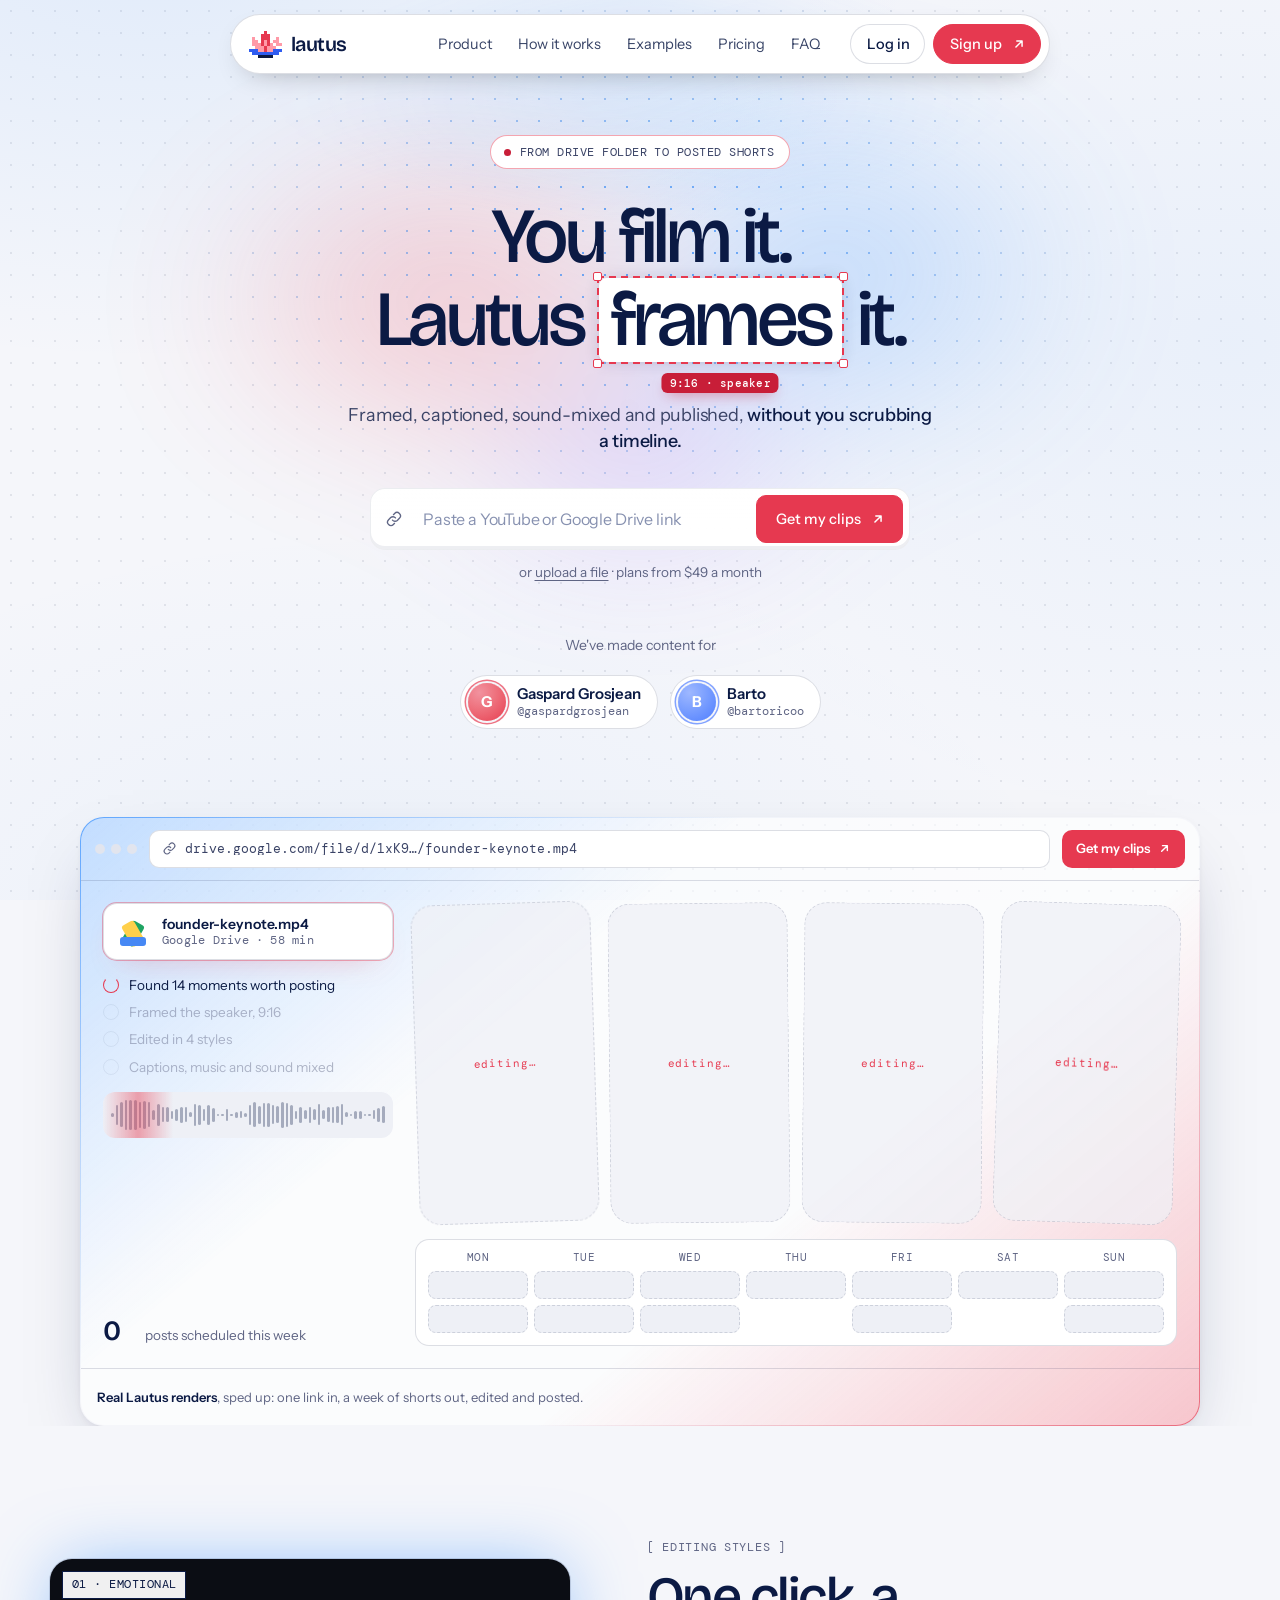
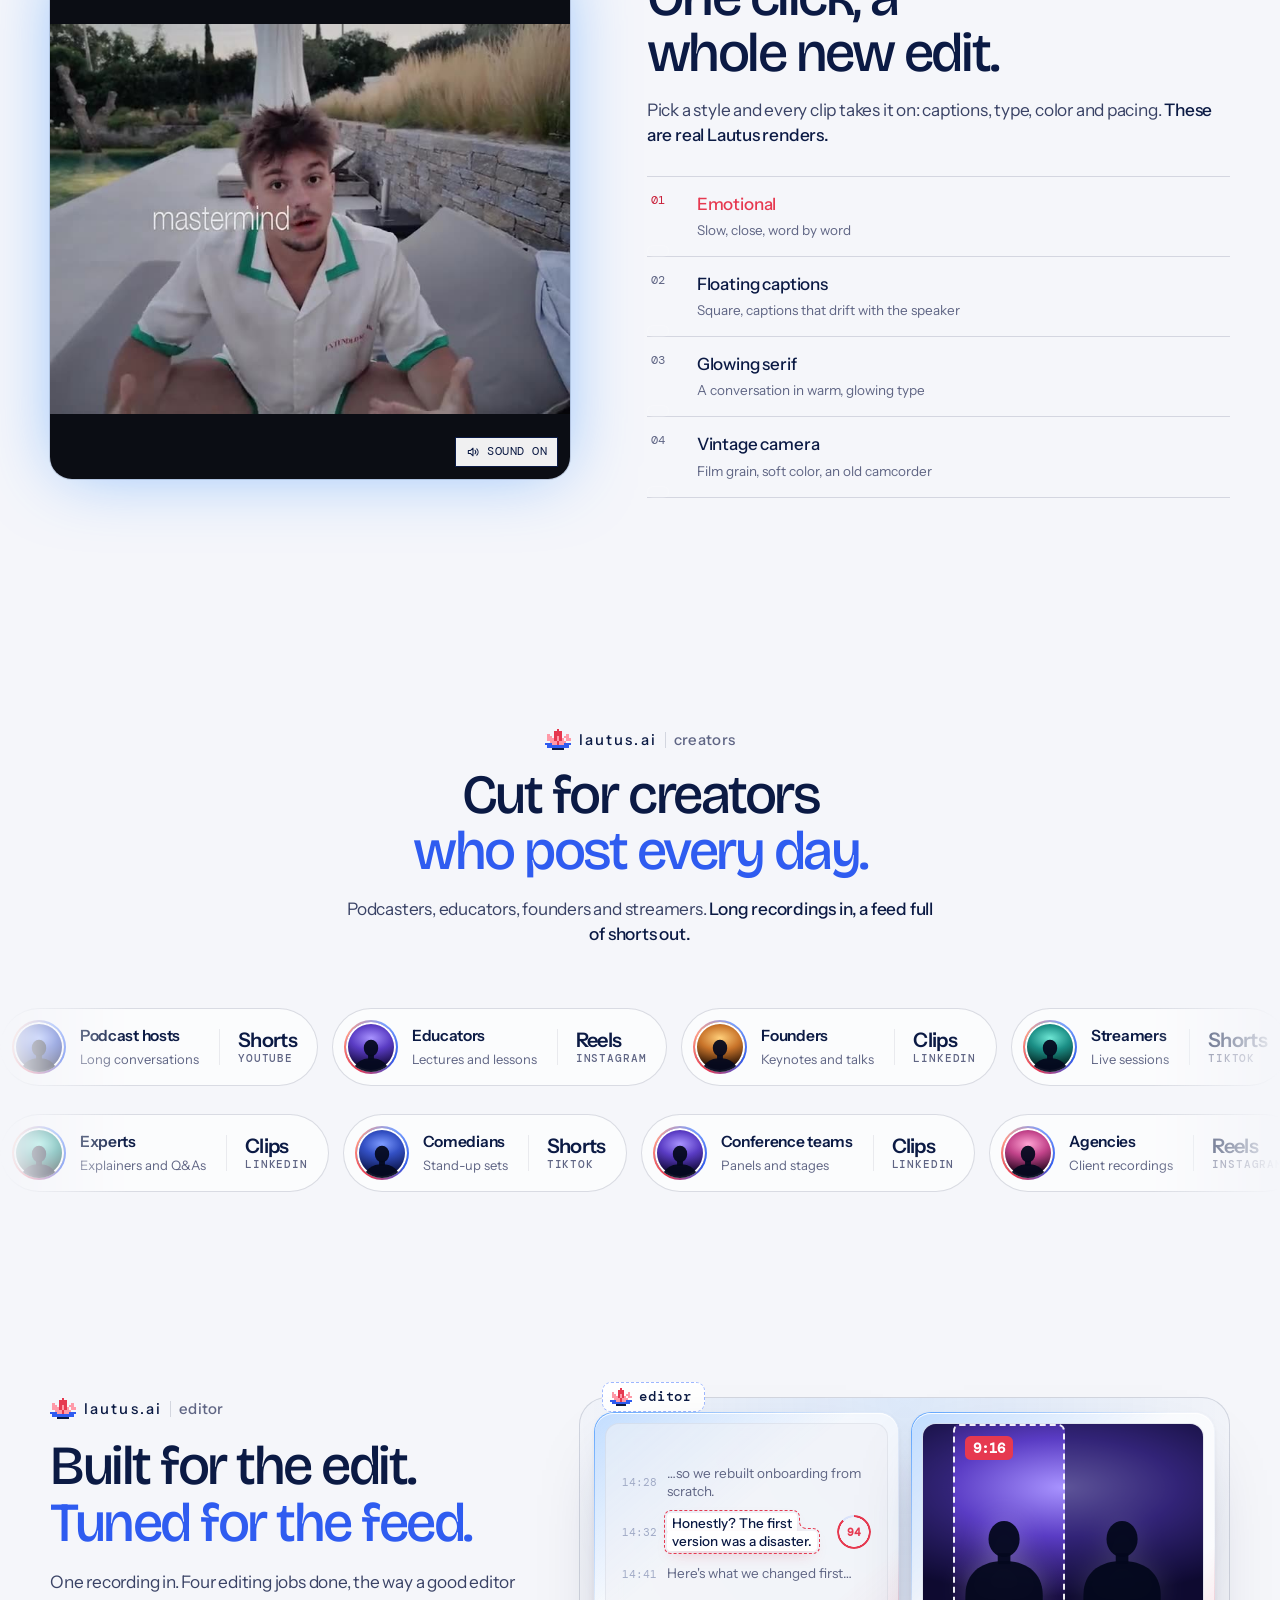
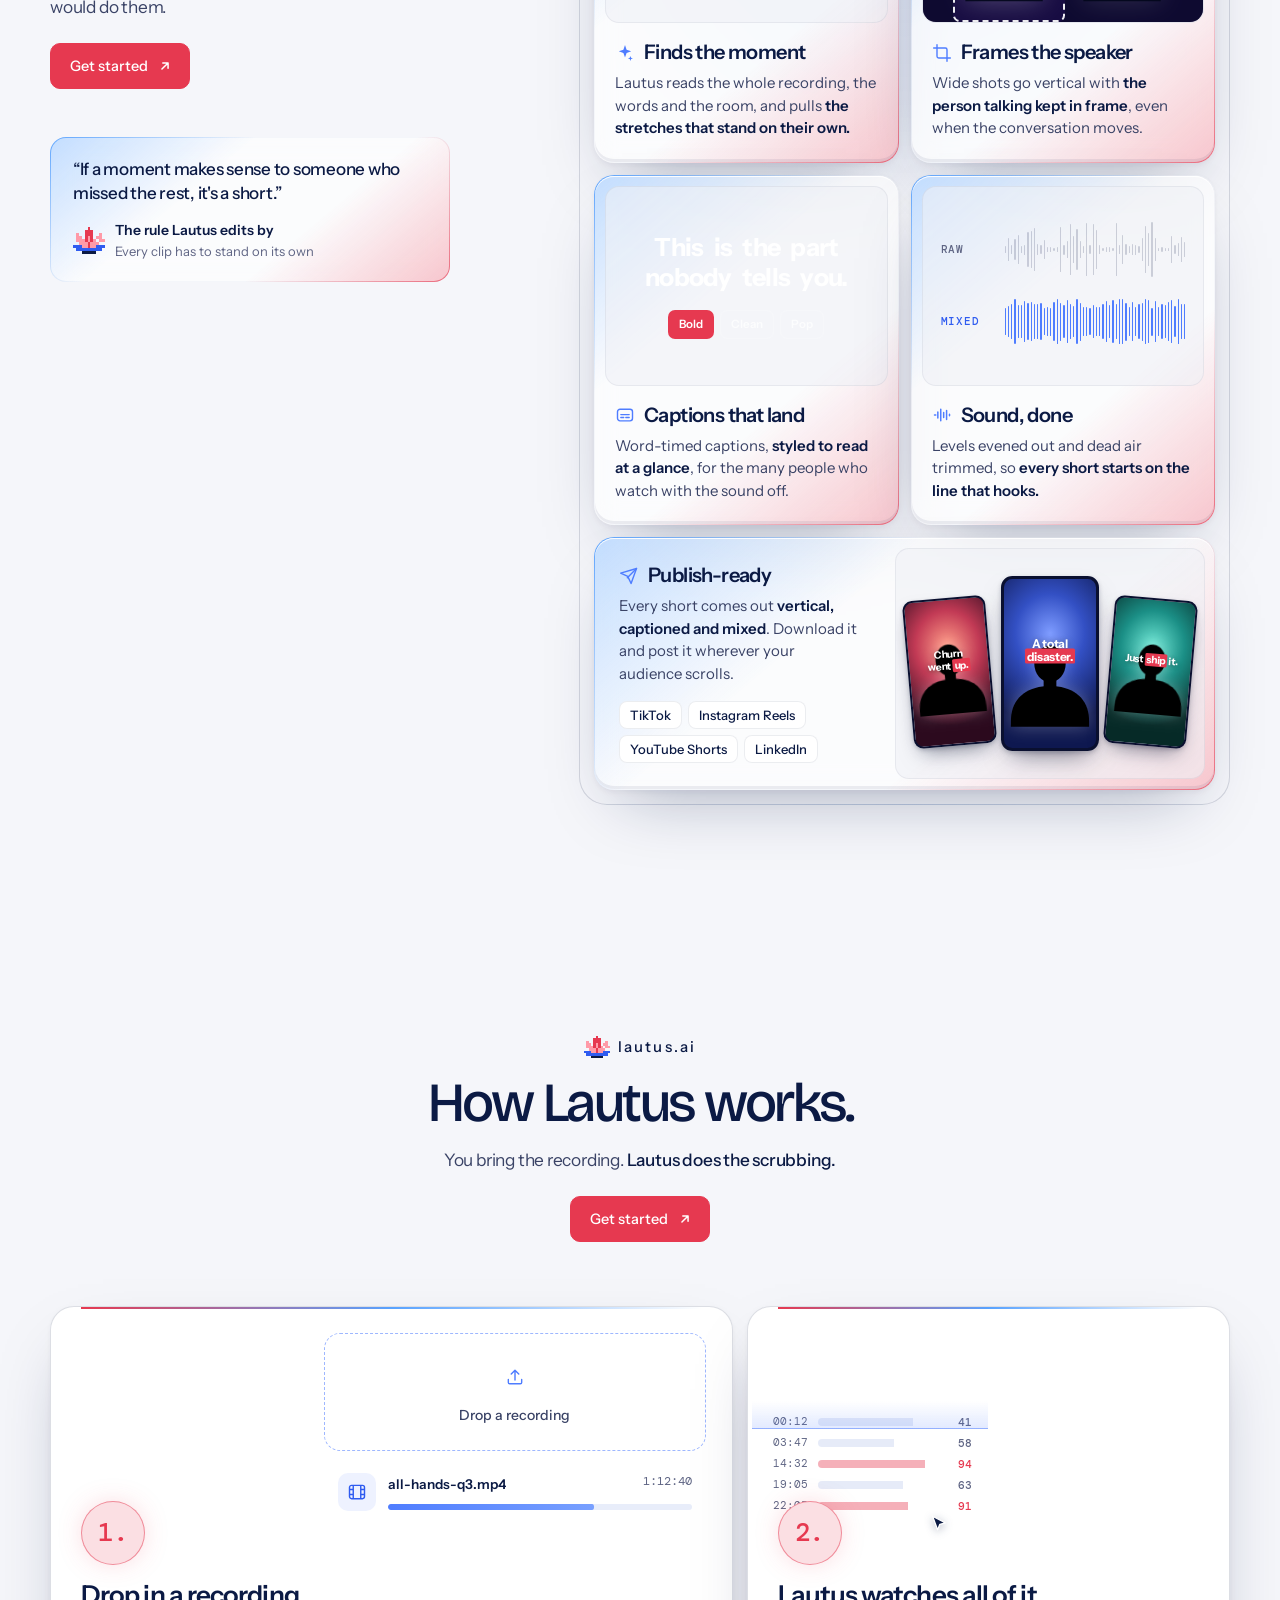
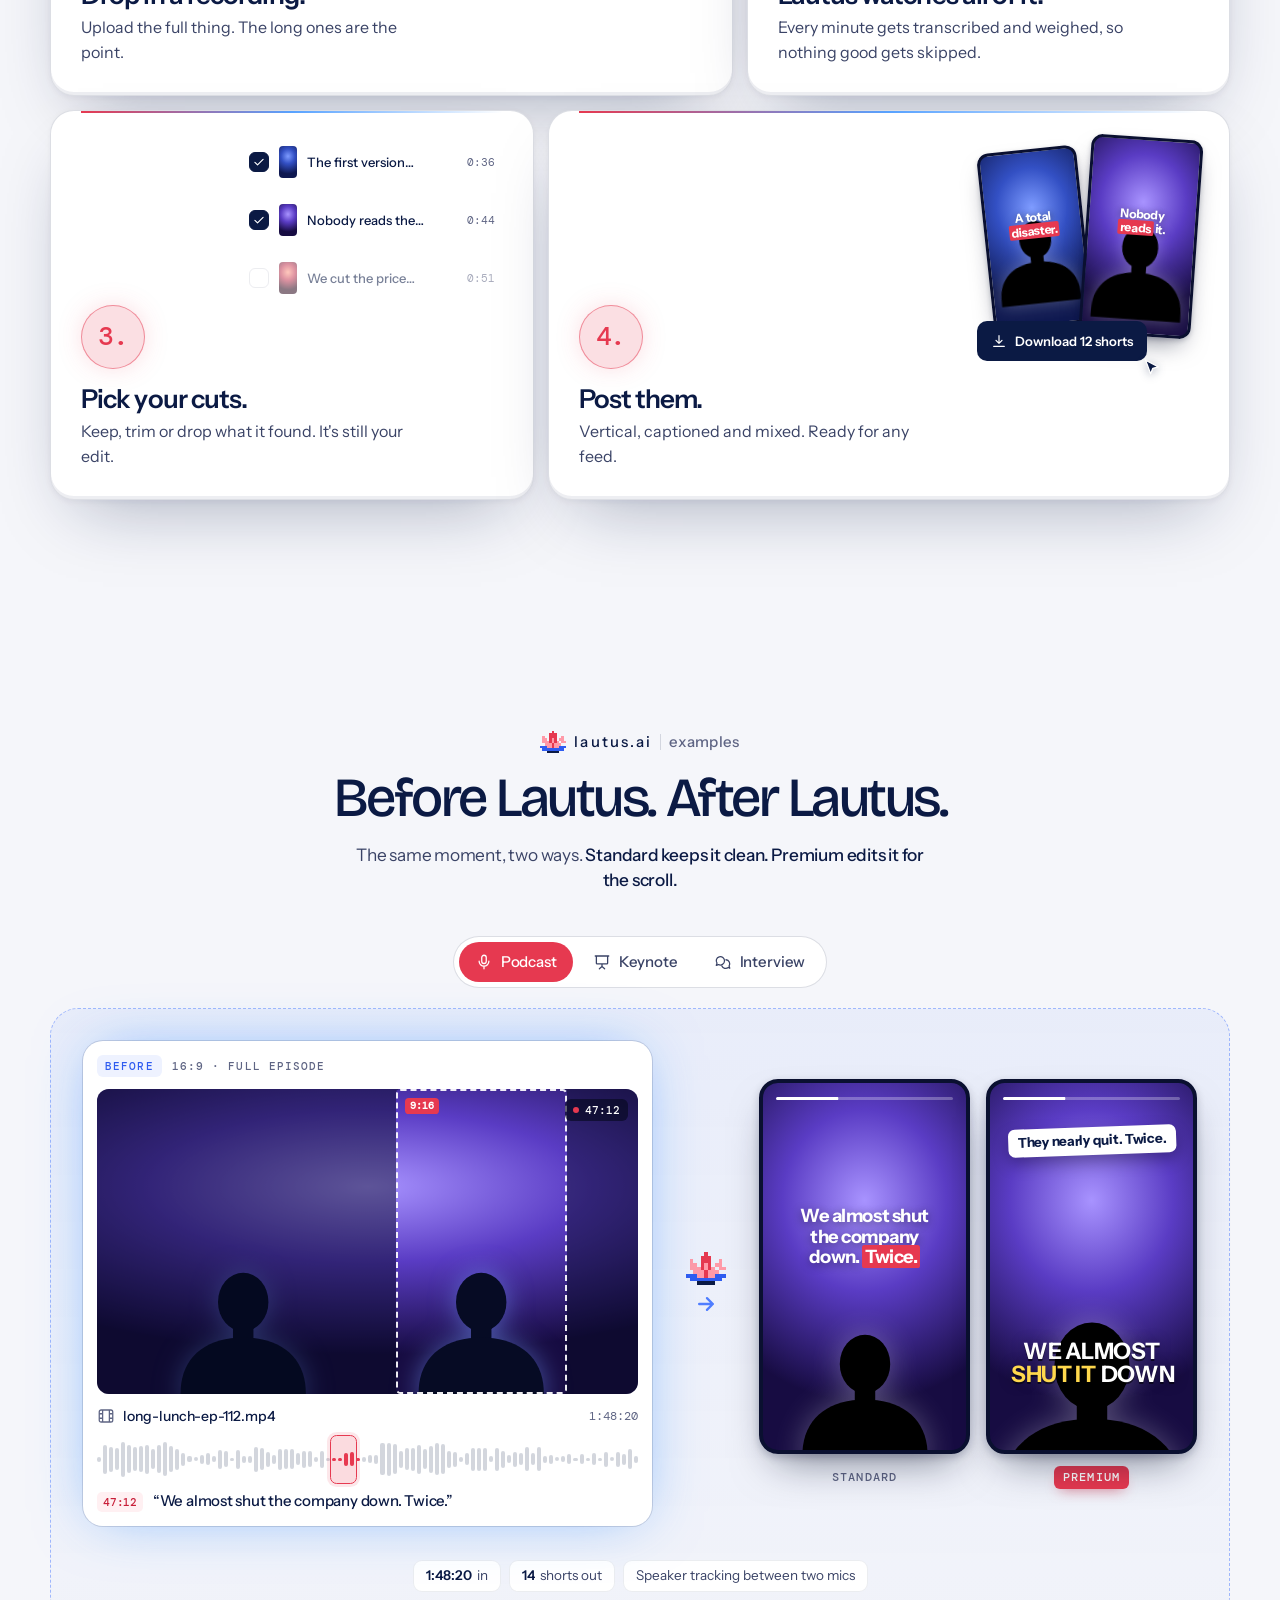
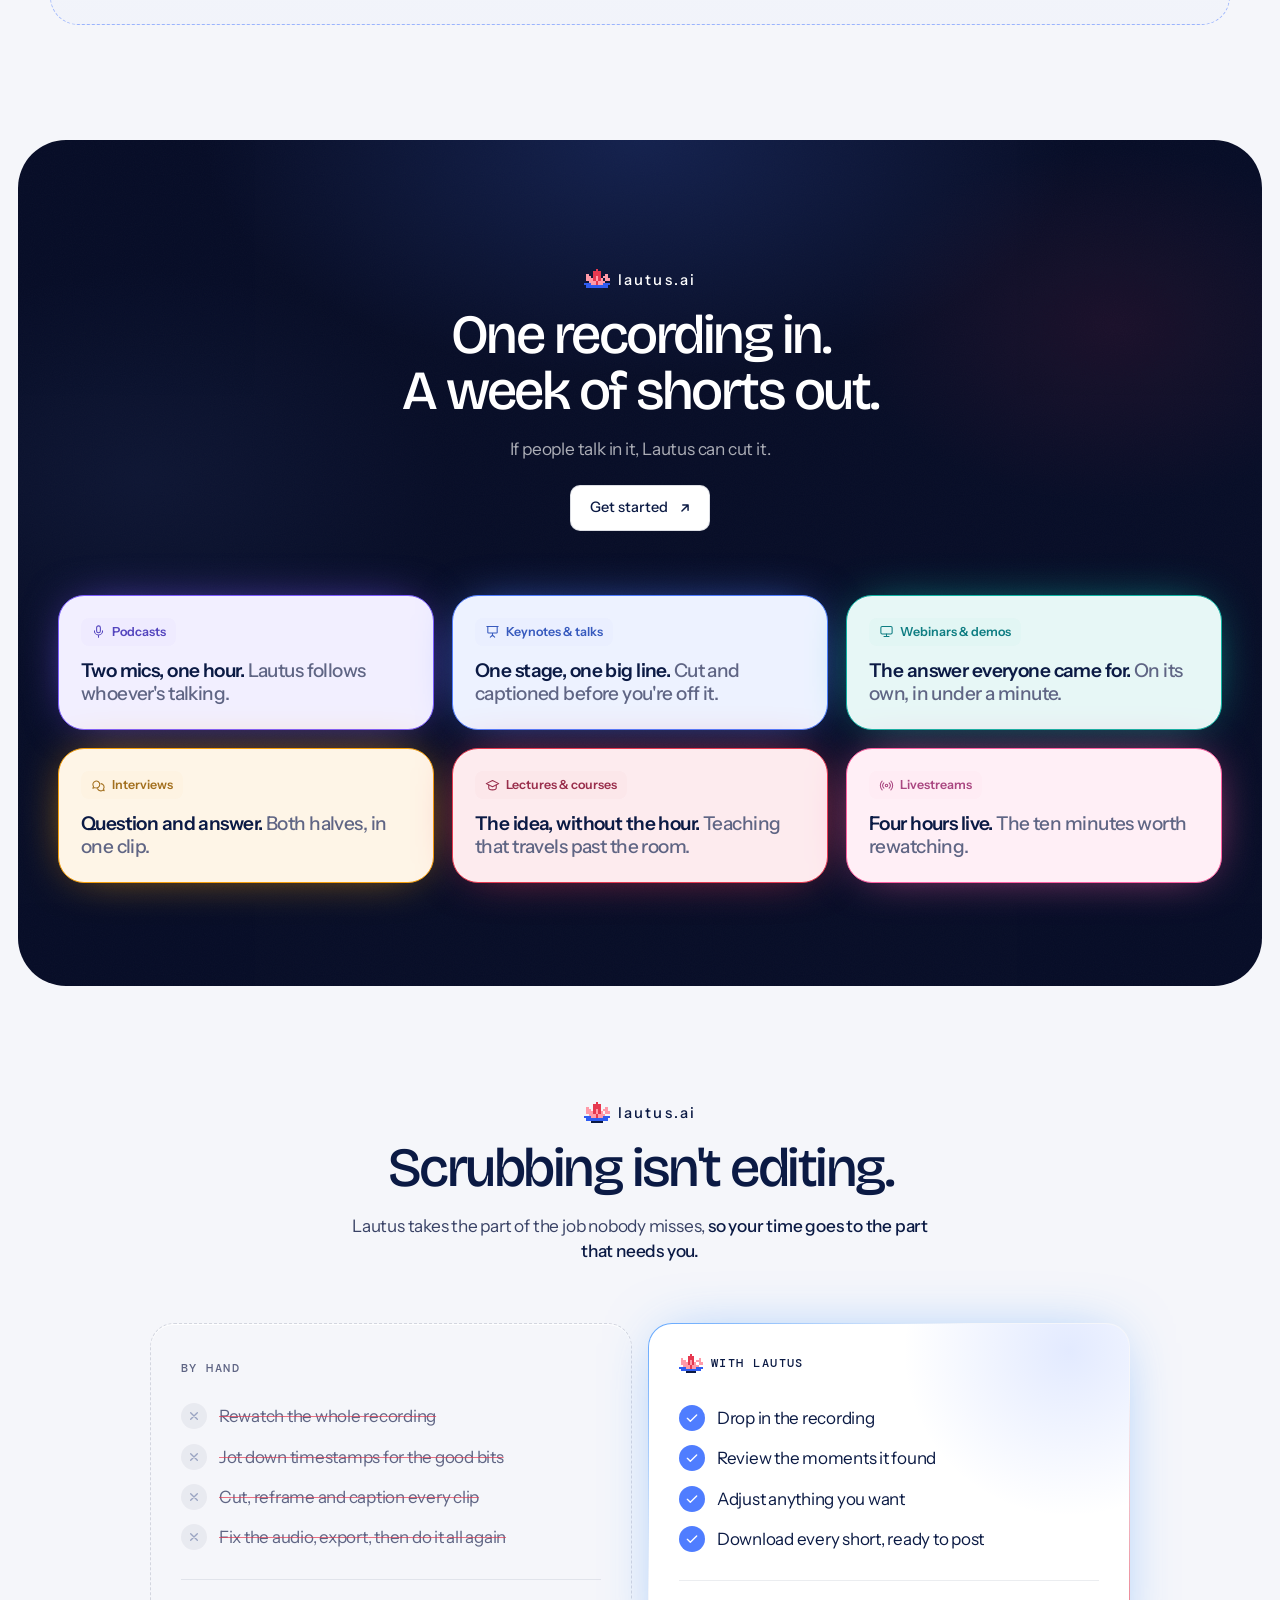
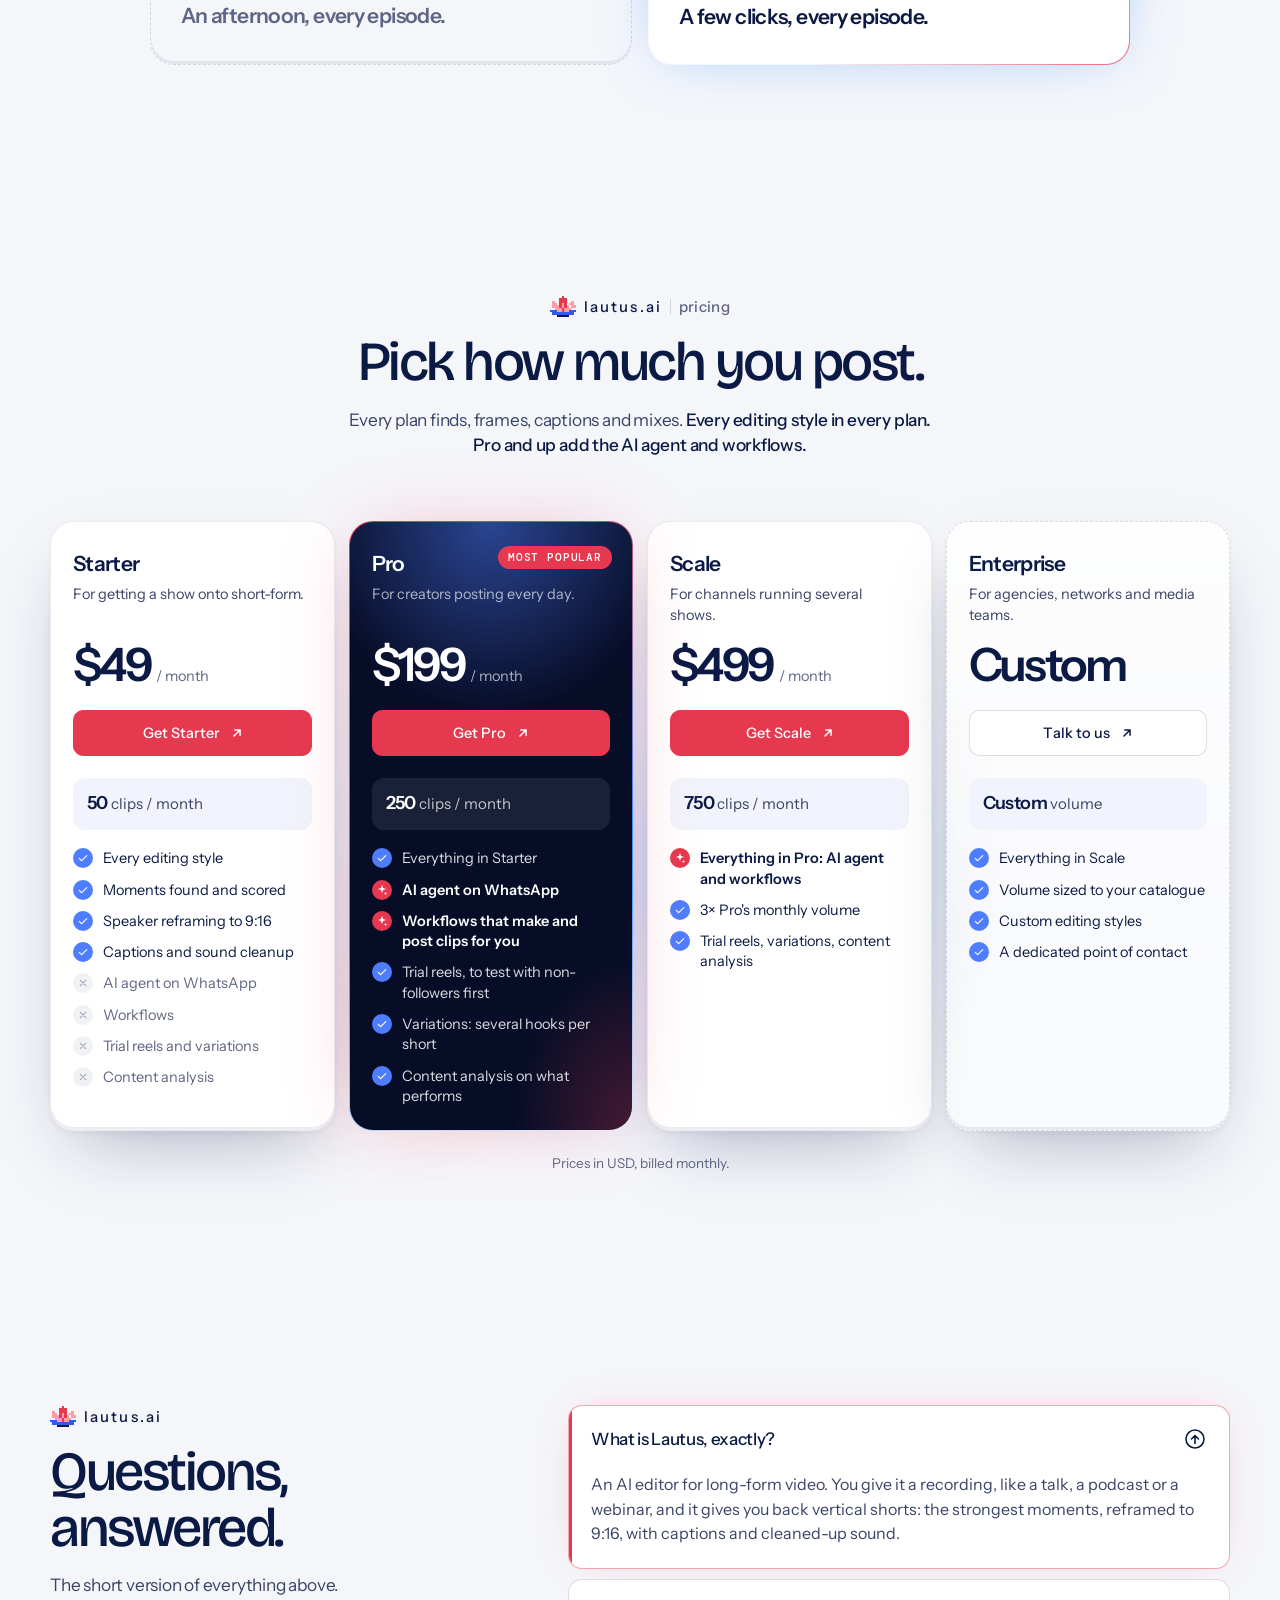
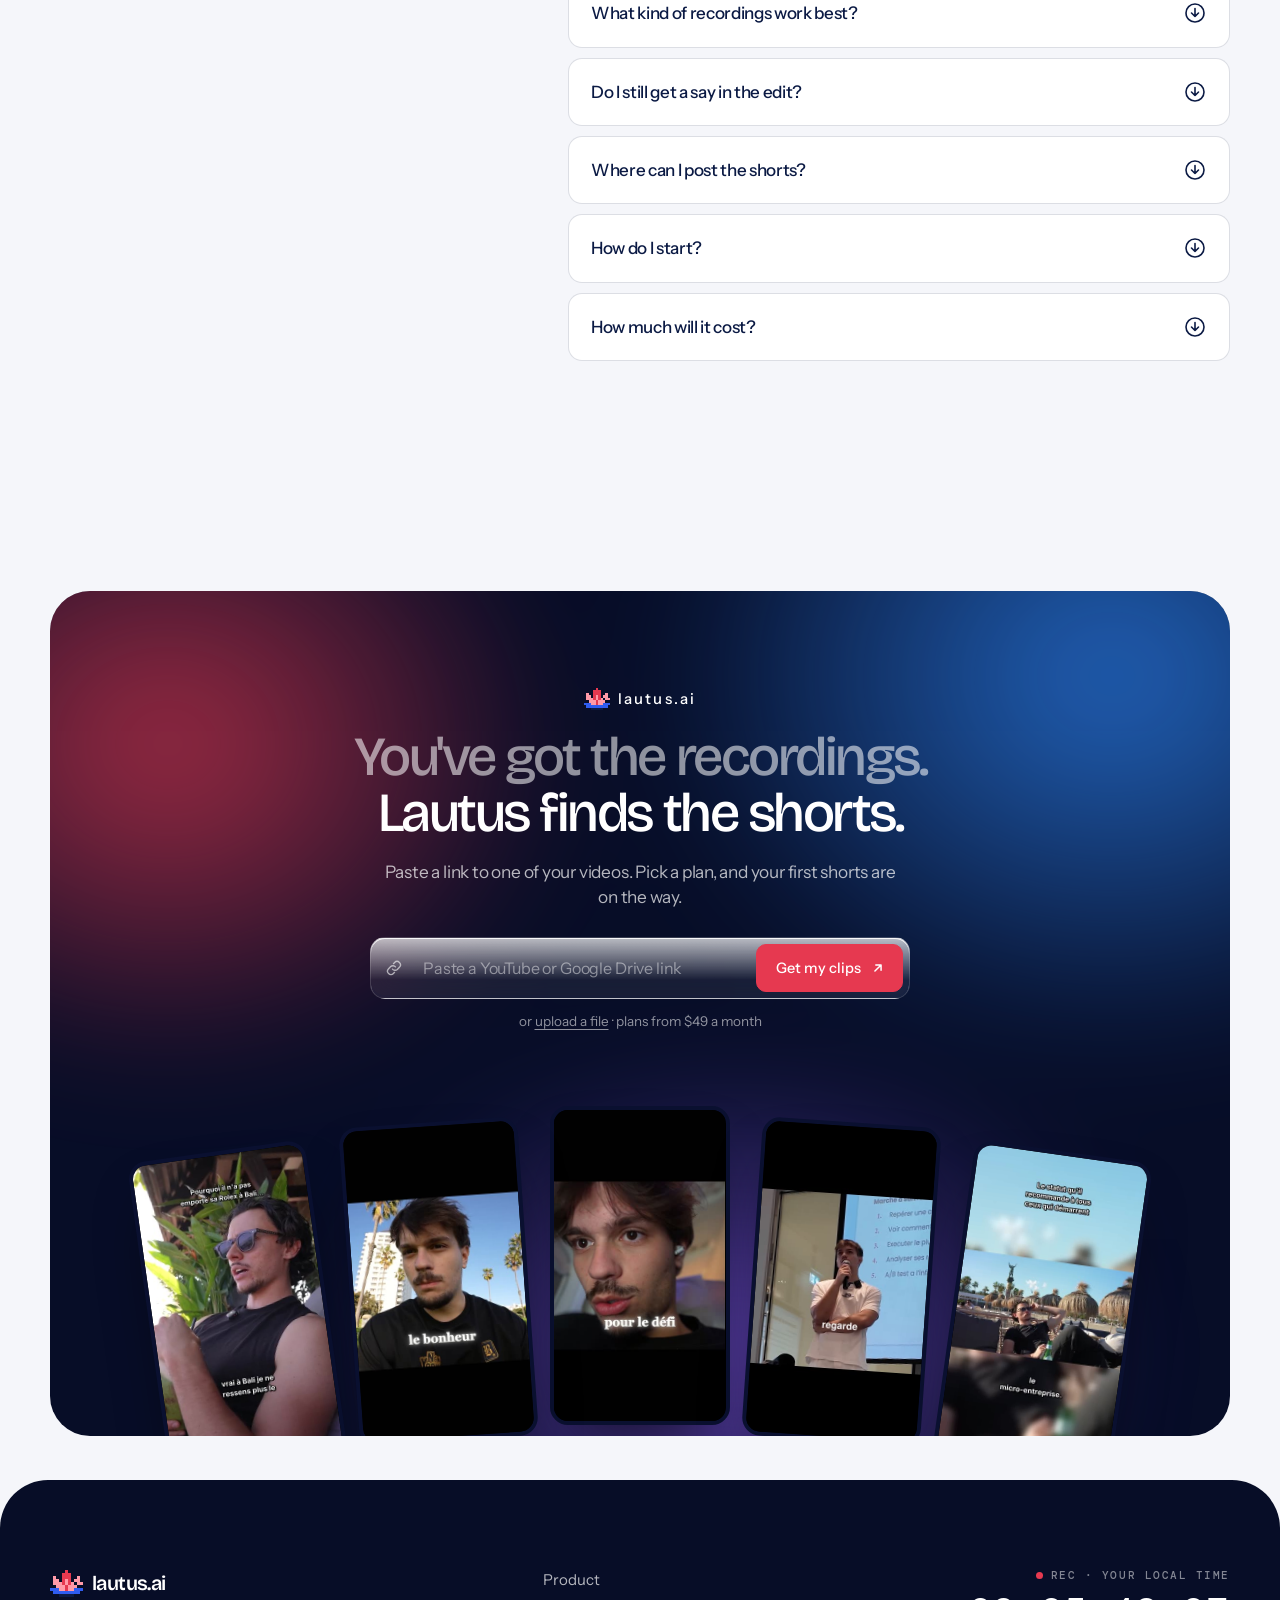
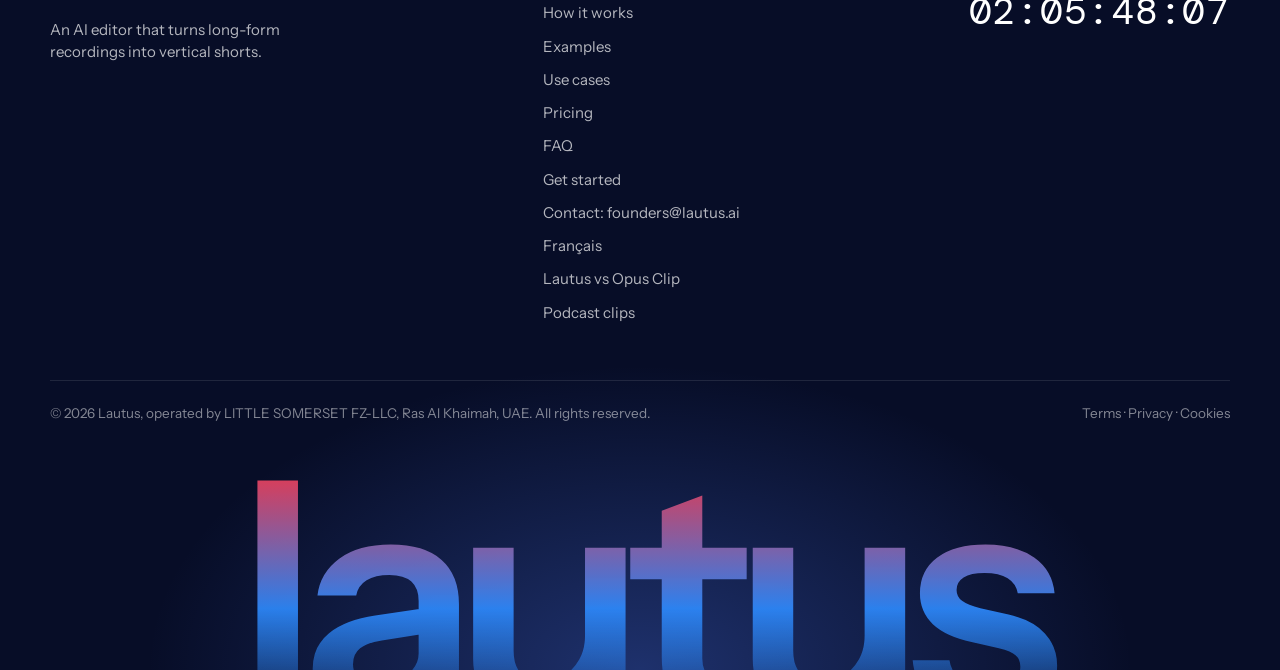
<file: index.html>
<!doctype html>
<html lang="en" class="no-js">
<head>
  <meta charset="utf-8" />
  <meta name="viewport" content="width=device-width, initial-scale=1" />
  <title>Lautus — Turn long videos into short clips, automatically</title>
  <meta name="description" content="Lautus turns your long videos, podcasts and talks into vertical short clips for TikTok, Reels and YouTube Shorts: best moments picked, speaker framed, captions and sound done." />
  <meta name="robots" content="index, follow, max-image-preview:large" />
  <meta name="theme-color" content="#f7f9fe" />
  <link rel="icon" href="favicon.ico" sizes="48x48" />
  <link rel="icon" type="image/png" sizes="32x32" href="favicon-32.png" />
  <link rel="icon" type="image/png" sizes="16x16" href="favicon-16.png" />
  <link rel="apple-touch-icon" sizes="180x180" href="apple-touch-icon.png" />
  <link rel="manifest" href="site.webmanifest" />
  <link rel="canonical" href="https://lautus.ai/" />
  <link rel="alternate" hreflang="en" href="https://lautus.ai/" />
  <link rel="alternate" hreflang="fr" href="https://lautus.ai/fr/" />
  <link rel="alternate" hreflang="x-default" href="https://lautus.ai/" />

  <script type="application/ld+json">
  {
    "@context": "https://schema.org",
    "@graph": [
      {
        "@type": "Organization",
        "@id": "https://lautus.ai/#org",
        "name": "Lautus",
        "url": "https://lautus.ai/",
        "logo": "https://lautus.ai/icon-512.png",
        "email": "founders@lautus.ai"
      },
      {
        "@type": "WebSite",
        "@id": "https://lautus.ai/#website",
        "name": "Lautus",
        "url": "https://lautus.ai/",
        "publisher": { "@id": "https://lautus.ai/#org" }
      },
      {
        "@type": "SoftwareApplication",
        "name": "Lautus",
        "url": "https://lautus.ai/",
        "applicationCategory": "MultimediaApplication",
        "operatingSystem": "Web",
        "description": "Turns long videos, podcasts and talks into vertical short clips: picks the best moments, frames the speaker, adds captions, headlines and music.",
        "publisher": { "@id": "https://lautus.ai/#org" }
      }
    ]
  }
  </script>

  <meta property="og:type" content="website" />
  <meta property="og:site_name" content="Lautus" />
  <meta property="og:title" content="Lautus — Every talk hides a dozen shorts" />
  <meta property="og:description" content="An AI editor that turns long-form recordings into publish-ready vertical shorts. Paste a link and get your first shorts." />
  <meta property="og:url" content="https://lautus.ai/" />
  <meta property="og:image" content="https://lautus.ai/og.png" />
  <meta name="twitter:card" content="summary_large_image" />
  <meta name="twitter:title" content="Lautus — Every talk hides a dozen shorts" />
  <meta name="twitter:description" content="An AI editor that turns long-form recordings into publish-ready vertical shorts. Paste a link and get your first shorts." />
  <meta name="twitter:image" content="https://lautus.ai/og.png" />

  <link rel="preconnect" href="https://fonts.googleapis.com" />
  <link rel="preconnect" href="https://fonts.gstatic.com" crossorigin />
  <link href="https://fonts.googleapis.com/css2?family=Bricolage+Grotesque:opsz,wght@12..96,500;12..96,600&family=DM+Mono:wght@400;500&family=Instrument+Sans:wght@400;500;600&display=swap" rel="stylesheet" />
  <script>
    // Studio design (2026-11-04): the look is a set of classes on <html> that theme.css reads.
    // Set before paint; light or dark follows the device and switches live with it.
    (function () {
      var root = document.documentElement, dark = window.matchMedia('(prefers-color-scheme: dark)');
      'corners-round titles-plain buttons-accent depth-soft accent-cherry motion-live atmos-lit glow-blue design-new s-nav-v1 s-hero-v2 s-styles-v1 s-creators-v1 s-product-v2 s-how-v3 s-examples-v1 s-use-v2 s-compare-v1 s-pricing-v1 s-faq-v3 s-cta-v1 s-footer-v2'
        .split(' ').forEach(function (c) { root.classList.add('t-' + c); });
      function ground() { root.classList.toggle('t-ground-dark', dark.matches); root.classList.toggle('t-ground-light', !dark.matches); }
      ground();
      dark.addEventListener('change', ground);
    })();
  </script>
  <meta name="color-scheme" content="light dark" />
  <link rel="stylesheet" href="styles.css?v=1793802056" />
  <link rel="stylesheet" href="theme.css?v=1793802056" />
  <link rel="stylesheet" href="machine.css?v=1793802056" />
  <link rel="stylesheet" href="beta-gate.css?v=1793802056" />
  <script>
    // Beta countdown (2026-11-10): until this moment the page shows only "Beta opens in" and a
    // countdown (beta-gate.js). Change this one line to move the opening. +04:00 = Dubai time.
    window.LAUTUS_BETA_OPENS_AT = '2026-11-12T00:00:00+04:00';
    // ?open shows the normal page early (for checking it before the opening).
    if (Date.now() < Date.parse(window.LAUTUS_BETA_OPENS_AT) && !/[?&]open\b/.test(location.search)) {
      document.documentElement.classList.add('is-gated');
    }
  </script>
  <script>document.documentElement.classList.replace('no-js', 'js');</script>
  <!-- Analytics and ad pixels, behind the cookie banner (lautus-consent.js, README "Tracking").
       Paste each id between the quotes; a tool left empty stays off. All empty: no banner. -->
  <script>
    window.LAUTUS_TRACKING = {
      ga4: 'G-QBK9YG1D2V',                  // Google Analytics 4, "G-XXXXXXXXXX"
      clarity: 'z39q3ga51i',              // Microsoft Clarity project id
      metaPixel: '',              // Meta Pixel id (digits)
      tiktokPixel: '',            // TikTok Pixel id
      googleAds: '',              // Google Ads tag, "AW-XXXXXXXXX"
      firstPromoter: '',          // FirstPromoter cid (affiliate clicks)
      privacyUrl: 'https://app.lautus.ai/privacy',
      locale: 'en',
    };
    window.lautusTrack = window.lautusTrack || function () { (window.lautusTrack.q = window.lautusTrack.q || []).push(arguments); };
  </script>
  <script src="lautus-consent.js" defer></script>
</head>
<body>

  <!-- Beta countdown gate (beta-gate.css / beta-gate.js); hidden once the beta opens -->
  <div class="beta-gate" data-beta-gate role="region" aria-label="Beta countdown">
    <div class="beta-gate__top">
      <span class="brand" aria-label="Lautus">
        <img class="brand__mark" src="brand/lautus-lotus-pixel.svg" alt="" width="110" height="90" />
        <span class="brand__word">lautus</span>
      </span>
      <a class="btn btn--sm btn--light beta-gate__login" href="https://app.lautus.ai/signin" data-app="/signin">Log in</a>
    </div>
    <div class="beta-gate__main">
      <span class="beta-gate__tag"><i></i>Private beta</span>
      <p class="beta-gate__title">Beta opens in</p>
      <div class="beta-gate__clock" role="timer" aria-live="off">
        <span class="beta-gate__unit"><b class="beta-gate__num" data-beta-d>00</b><span class="beta-gate__label">Days</span></span>
        <span class="beta-gate__unit"><b class="beta-gate__num" data-beta-h>00</b><span class="beta-gate__label">Hours</span></span>
        <span class="beta-gate__unit"><b class="beta-gate__num" data-beta-m>00</b><span class="beta-gate__label">Minutes</span></span>
        <span class="beta-gate__unit"><b class="beta-gate__num" data-beta-s>00</b><span class="beta-gate__label">Seconds</span></span>
      </div>
      <p class="beta-gate__lede">Lautus turns your long videos into ready-to-post shorts. Come back when the clock hits zero.</p>
    </div>
    <div class="beta-gate__bottom">
      <span>© 2026 Lautus, operated by LITTLE SOMERSET FZ-LLC</span>
      <span><a href="https://app.lautus.ai/terms">Terms</a> · <a href="https://app.lautus.ai/privacy">Privacy</a></span>
    </div>
  </div>
  <!-- Icon sprite -->
  <svg class="sprite" aria-hidden="true" focusable="false">
    <symbol id="i-arrow" viewBox="0 0 16 16"><path d="M4.5 11.5l7-7M5.5 4.5h6v6" fill="none" stroke="currentColor" stroke-width="1.7" stroke-linecap="round" stroke-linejoin="round"/></symbol>
    <symbol id="i-check" viewBox="0 0 24 24"><path d="M5 12.5l4.5 4.5L19 7.5" fill="none" stroke="currentColor" stroke-width="2" stroke-linecap="round" stroke-linejoin="round"/></symbol>
    <symbol id="i-x" viewBox="0 0 24 24"><path d="M7 7l10 10M17 7 7 17" fill="none" stroke="currentColor" stroke-width="2" stroke-linecap="round"/></symbol>
    <symbol id="i-down" viewBox="0 0 24 24"><g fill="none" stroke="currentColor" stroke-width="1.6" stroke-linecap="round" stroke-linejoin="round"><circle cx="12" cy="12" r="9"/><path d="M12 7.5v8M8.5 12l3.5 3.5 3.5-3.5"/></g></symbol>
    <symbol id="i-mic" viewBox="0 0 24 24"><g fill="none" stroke="currentColor" stroke-width="1.7" stroke-linecap="round" stroke-linejoin="round"><rect x="9" y="3" width="6" height="11" rx="3"/><path d="M5.5 11a6.5 6.5 0 0 0 13 0M12 17.5V21"/></g></symbol>
    <symbol id="i-stage" viewBox="0 0 24 24"><g fill="none" stroke="currentColor" stroke-width="1.7" stroke-linecap="round" stroke-linejoin="round"><path d="M3 4h18M4.5 4v9.5a1 1 0 0 0 1 1h13a1 1 0 0 0 1-1V4M12 14.5V18M8.5 21l3.5-3 3.5 3"/></g></symbol>
    <symbol id="i-monitor" viewBox="0 0 24 24"><g fill="none" stroke="currentColor" stroke-width="1.7" stroke-linecap="round" stroke-linejoin="round"><rect x="3" y="4" width="18" height="12" rx="2"/><path d="M8 20h8M12 16v4"/></g></symbol>
    <symbol id="i-chat" viewBox="0 0 24 24"><g fill="none" stroke="currentColor" stroke-width="1.7" stroke-linecap="round" stroke-linejoin="round"><path d="M14 10.5a5.5 5.5 0 0 1-8 4.9L3 16.5l1-3A5.5 5.5 0 1 1 14 10.5z"/><path d="M10.5 17.2A5.5 5.5 0 0 0 19 19.4l2 1-.9-3A5.5 5.5 0 0 0 16 9"/></g></symbol>
    <symbol id="i-users" viewBox="0 0 24 24"><g fill="none" stroke="currentColor" stroke-width="1.7" stroke-linecap="round" stroke-linejoin="round"><circle cx="9" cy="8" r="3.2"/><path d="M3 20a6 6 0 0 1 12 0"/><circle cx="17" cy="9" r="2.5"/><path d="M16 14a5 5 0 0 1 5 5"/></g></symbol>
    <symbol id="i-cap" viewBox="0 0 24 24"><g fill="none" stroke="currentColor" stroke-width="1.7" stroke-linecap="round" stroke-linejoin="round"><path d="M2 9l10-5 10 5-10 5z"/><path d="M6 11v5c0 1.4 2.7 3 6 3s6-1.6 6-3v-5"/></g></symbol>
    <symbol id="i-live" viewBox="0 0 24 24"><g fill="none" stroke="currentColor" stroke-width="1.7" stroke-linecap="round" stroke-linejoin="round"><circle cx="12" cy="12" r="2"/><path d="M7.8 7.8a6 6 0 0 0 0 8.4M16.2 7.8a6 6 0 0 1 0 8.4M5 5a10 10 0 0 0 0 14M19 5a10 10 0 0 1 0 14"/></g></symbol>
    <symbol id="i-book" viewBox="0 0 24 24"><g fill="none" stroke="currentColor" stroke-width="1.7" stroke-linecap="round" stroke-linejoin="round"><path d="M5 4.5A1.5 1.5 0 0 1 6.5 3H19v15H6.5A1.5 1.5 0 0 0 5 19.5z"/><path d="M5 19.5A1.5 1.5 0 0 0 6.5 21H19v-3M9 7h6"/></g></symbol>
    <symbol id="i-spark" viewBox="0 0 24 24"><path d="M12 2.5l1.9 5.6 5.6 1.9-5.6 1.9L12 17.5l-1.9-5.6L4.5 10l5.6-1.9zM18.5 15.5l.8 2.2 2.2.8-2.2.8-.8 2.2-.8-2.2-2.2-.8 2.2-.8z" fill="currentColor"/></symbol>
    <symbol id="i-crop" viewBox="0 0 24 24"><g fill="none" stroke="currentColor" stroke-width="1.7" stroke-linecap="round" stroke-linejoin="round"><path d="M6 2v14a2 2 0 0 0 2 2h14"/><path d="M18 22V8a2 2 0 0 0-2-2H2"/></g></symbol>
    <symbol id="i-cc" viewBox="0 0 24 24"><g fill="none" stroke="currentColor" stroke-width="1.7" stroke-linecap="round" stroke-linejoin="round"><rect x="3" y="5" width="18" height="14" rx="3"/><path d="M7 15h3.5M13 15h4M7 11.5h10"/></g></symbol>
    <symbol id="i-wave" viewBox="0 0 24 24"><path d="M3 12h1.5M7 8.5v7M10.5 5v14M14 9v6M17.5 6.5v11M21 11v2" fill="none" stroke="currentColor" stroke-width="1.8" stroke-linecap="round"/></symbol>
    <symbol id="i-send" viewBox="0 0 24 24"><g fill="none" stroke="currentColor" stroke-width="1.7" stroke-linecap="round" stroke-linejoin="round"><path d="M21 3 10 14"/><path d="M21 3l-6.5 18-4-8.5-8.5-4z"/></g></symbol>
    <symbol id="i-upload" viewBox="0 0 24 24"><path d="M12 15.5V4M7.5 8.5 12 4l4.5 4.5M4 15v3.5A1.5 1.5 0 0 0 5.5 20h13a1.5 1.5 0 0 0 1.5-1.5V15" fill="none" stroke="currentColor" stroke-width="1.7" stroke-linecap="round" stroke-linejoin="round"/></symbol>
    <symbol id="i-film" viewBox="0 0 24 24"><g fill="none" stroke="currentColor" stroke-width="1.7" stroke-linejoin="round"><rect x="3" y="4" width="18" height="16" rx="2.5"/><path d="M7.5 4v16M16.5 4v16M3 9h4.5M3 15h4.5M16.5 9H21M16.5 15H21"/></g></symbol>
    <symbol id="i-download" viewBox="0 0 24 24"><path d="M12 4v11.5M7.5 11 12 15.5 16.5 11M4 20h16" fill="none" stroke="currentColor" stroke-width="1.8" stroke-linecap="round" stroke-linejoin="round"/></symbol>
    <symbol id="i-cursor" viewBox="0 0 24 24"><path d="M5 3.5l14 7.2-6.1 1.7-2.4 5.9z" fill="currentColor" stroke="#fff" stroke-width="1.4" stroke-linejoin="round"/></symbol>
    <symbol id="i-heart" viewBox="0 0 24 24"><path d="M12 20s-7.5-4.6-7.5-10.2A4.3 4.3 0 0 1 12 7.4a4.3 4.3 0 0 1 7.5 2.4C19.5 15.4 12 20 12 20z" fill="currentColor"/></symbol>
    <symbol id="i-bubble" viewBox="0 0 24 24"><path d="M12 4c4.7 0 8 3 8 7s-3.3 7-8 7c-1 0-2-.1-2.8-.4L5 19.5l1.1-3.6C4.8 14.6 4 12.9 4 11c0-4 3.3-7 8-7z" fill="currentColor"/></symbol>
    <symbol id="i-share" viewBox="0 0 24 24"><path d="M13 5l7 6.5-7 6.5v-4c-4.5 0-7.5 1.4-9 4.5.5-5 3.5-9 9-9.5z" fill="currentColor"/></symbol>
    <symbol id="i-link" viewBox="0 0 24 24"><g fill="none" stroke="currentColor" stroke-width="1.8" stroke-linecap="round" stroke-linejoin="round"><path d="M10 13.5a4.5 4.5 0 0 0 6.4.4l2.8-2.8a4.5 4.5 0 0 0-6.4-6.4l-1.5 1.5"/><path d="M14 10.5a4.5 4.5 0 0 0-6.4-.4l-2.8 2.8a4.5 4.5 0 0 0 6.4 6.4l1.5-1.5"/></g></symbol>
    <symbol id="i-sound" viewBox="0 0 24 24"><g fill="none" stroke="currentColor" stroke-width="1.8" stroke-linecap="round" stroke-linejoin="round"><path d="M4 9.5h3.5L12 5.5v13l-4.5-4H4z"/><path d="M15.5 9a4.5 4.5 0 0 1 0 6M18.5 6.5a8 8 0 0 1 0 11"/></g></symbol>
    <symbol id="person" viewBox="0 0 200 220"><ellipse cx="100" cy="72" rx="37" ry="43"/><path d="M85 106h30v26H85z"/><path d="M100 124c-50 0-85 24-91 68-1 9-1 18-1 28h184c0-10 0-19-1-28-6-44-41-68-91-68z"/></symbol>
  </svg>

  <a class="skip" href="#main">Skip to content</a>

  <!-- Nav ------------------------------------------------------------------>
  <header class="nav" data-nav>
    <div class="nav__bar">
      <a class="brand" href="#top" aria-label="Lautus home">
        <img class="brand__mark" src="brand/lautus-lotus-pixel.svg" alt="" width="110" height="90" />
        <span class="brand__word">lautus</span>
      </a>
      <nav class="nav__links" aria-label="Primary">
        <a href="#product">Product</a>
        <a href="#how">How it works</a>
        <a href="#examples">Examples</a>
        <a href="#pricing">Pricing</a>
        <a href="#faq">FAQ</a>
      </nav>
      <div class="nav__cta">
        <a class="btn btn--sm btn--light nav__login" href="https://app.lautus.ai/signin" data-app="/signin">
          <span class="btn__label" data-roll>Log in</span>
        </a>
        <a class="btn btn--sm nav__signup" href="https://app.lautus.ai/signup" data-app="/signup">
          <span class="btn__label" data-roll>Sign up</span>
          <svg class="btn__icon" aria-hidden="true"><use href="#i-arrow" /></svg>
        </a>
      </div>
      <button class="nav__toggle" type="button" aria-expanded="false" aria-controls="nav-menu" aria-label="Open menu">
        <span></span><span></span>
      </button>
    </div>
    <div class="nav__menu" id="nav-menu" hidden>
      <a href="#product">Product</a>
      <a href="#how">How it works</a>
      <a href="#examples">Examples</a>
      <a href="#pricing">Pricing</a>
      <a href="#faq">FAQ</a>
      <a class="btn" href="https://app.lautus.ai/signup" data-app="/signup">
        <span class="btn__label" data-roll>Sign up</span>
        <svg class="btn__icon" aria-hidden="true"><use href="#i-arrow" /></svg>
      </a>
      <a class="btn btn--light" href="https://app.lautus.ai/signin" data-app="/signin">
        <span class="btn__label" data-roll>Log in</span>
      </a>
    </div>
  </header>

  <main id="main">

    <!-- Hero ----------------------------------------------------------------->
    <section class="hero" id="top">
      <div class="hero__bg" aria-hidden="true">
        <div class="px-blocks px-blocks--l">
          <i style="--x:0;--y:0;--w:2;--h:2;--c:#E63950;--d:.1s"></i><i style="--x:2;--y:0;--w:1;--h:1;--c:#FF9AA8;--d:.3s"></i><i style="--x:0;--y:2;--w:1;--h:1;--c:#4F7DFF;--d:.5s"></i>
        </div>
        <div class="px-blocks px-blocks--r">
          <i style="--x:1;--y:0;--w:2;--h:3;--c:#0B1A44;--d:.2s"></i><i style="--x:0;--y:0;--w:1;--h:1;--c:#2F5CF0;--d:.4s"></i><i style="--x:0;--y:1;--w:1;--h:1;--c:#FF9AA8;--d:.6s"></i>
          <svg class="px-hop" viewBox="0 0 8 9" shape-rendering="crispEdges"><path fill="#0B1A44" d="M0 0h1v1h-1zM1 0h1v1h-1zM7 0h1v1h-1zM0 1h1v1h-1zM1 1h1v1h-1zM6 1h1v1h-1zM1 2h1v1h-1zM5 2h1v1h-1zM2 3h1v1h-1zM4 3h1v1h-1zM3 4h1v1h-1z"/><path fill="#E63950" d="M2 5h1v1h-1zM4 5h1v1h-1zM1 6h1v1h-1zM2 6h1v1h-1zM4 6h1v1h-1zM5 6h1v1h-1zM0 7h1v1h-1zM1 7h1v1h-1zM5 7h1v1h-1zM6 7h1v1h-1zM0 8h1v1h-1zM1 8h1v1h-1zM5 8h1v1h-1zM6 8h1v1h-1z"/></svg>
        </div>
      </div>

      <div class="wrap hero__inner">
        <p class="pill rise"><span class="pill__dot" aria-hidden="true"></span>From Drive folder to posted shorts</p>

        <h1 class="hero__title rise" style="--d:1">
          You film it.<br />
          Lautus <span class="select" data-tc="14:32 – 15:08"><span class="select__w">edits</span><i class="select__h" aria-hidden="true"></i><i class="select__h" aria-hidden="true"></i><i class="select__h" aria-hidden="true"></i><i class="select__h" aria-hidden="true"></i></span> it.
        </h1>

        <p class="hero__lede rise" style="--d:2">
          Framed, captioned, sound-mixed and published, <strong>without you scrubbing a timeline.</strong>
        </p>
        <script>
          // Hero headline A/B test (round 2, 2026-11-03). A = "Stop editing. Start posting." (box on "posting").
          // B = "You film it. Lautus edits it." (the markup above), its box moving through the jobs Lautus
          // does: edits, frames, captions, posts. The variant is kept on the device only once analytics is allowed (the
          // lautus_consent cookie, or no banner outside the EU); before that each page view draws again,
          // nothing stored. ?hero=a or ?hero=b forces one for checking. GA4 gets it as the user property
          // hero_variant (sent only if GA4 loads, i.e. with consent), Clarity as the session tag hero_variant.
          (function () {
            var KEY = 'lautus_hero_ab2', NAMES = { a: 'stop_editing', b: 'edit_cycle' };
            var allowed = /(?:^|;\s*)lautus_consent=\d+\.1\./.test(document.cookie);
            var forced = (/[?&]hero=([ab])\b/.exec(location.search) || [])[1];
            var v = forced;
            if (!v && allowed) { try { v = localStorage.getItem(KEY); } catch (e) {} }
            if (v !== 'a' && v !== 'b') v = Math.random() < 0.5 ? 'a' : 'b';
            var keep = function () { if (!forced) { try { localStorage.setItem(KEY, v); } catch (e) {} } };
            if (allowed) keep();
            // outside the EU there is no banner and analytics is on without a cookie: keep it then too
            else addEventListener('load', function () {
              var c = window.lautusConsent && window.lautusConsent.get();
              if (c && c.analytics) keep();
            });
            document.documentElement.dataset.hero = v;
            window.dataLayer = window.dataLayer || [];
            (function () { window.dataLayer.push(arguments); })('set', 'user_properties', { hero_variant: NAMES[v] });
            window.clarity = window.clarity || function () { (window.clarity.q = window.clarity.q || []).push(arguments); };
            window.clarity('set', 'hero_variant', NAMES[v]);

            var h = document.querySelector('.hero__title'), sel = h.querySelector('.select'), w = sel.querySelector('.select__w');
            if (v === 'a') {
              w.textContent = 'posting';
              sel.dataset.tc = 'on schedule';
              h.innerHTML = 'Stop editing.<br />Start ' + sel.outerHTML + '.';
              document.querySelector('.hero__lede').innerHTML = 'Every talk becomes a week of finished shorts, <strong>edited in your style and published on schedule.</strong>';
              return;
            }
            if (matchMedia('(prefers-reduced-motion: reduce)').matches) return;
            var steps = [['edits', '14:32 – 15:08'], ['frames', '9:16 · speaker'], ['captions', 'word by word'], ['posts', 'TikTok · Reels · Shorts']];
            var i = 0;
            sel.addEventListener('transitionend', function (e) { if (e.propertyName === 'width') sel.style.width = ''; });
            h.setAttribute('aria-label', 'You film it. Lautus edits it, frames it, captions it and posts it.');
            setTimeout(function tick() {
              i = (i + 1) % steps.length;
              w.classList.add('is-out');
              setTimeout(function () {
                var from = sel.offsetWidth;
                w.textContent = steps[i][0];
                sel.dataset.tc = steps[i][1];
                sel.style.width = '';
                var to = sel.offsetWidth;
                sel.style.width = from + 'px';
                sel.offsetWidth;
                sel.style.width = to + 'px';
                w.classList.remove('is-out');
              }, 220);
              // the edit holds longest, the rest follow a beat apart
              setTimeout(tick, i === steps.length - 1 ? 2400 : i === 0 ? 3200 : 1800);
            }, 3200);
          })();
        </script>

        <form class="waitlist linkform rise" style="--d:3" data-linkform novalidate>
          <div class="waitlist__row">
            <svg class="linkform__icon" aria-hidden="true"><use href="#i-link" /></svg>
            <label class="sr-only" for="hero-link">Video link</label>
            <input class="waitlist__input" id="hero-link" name="link" type="url" inputmode="url" autocomplete="off" spellcheck="false" placeholder="Paste a YouTube or Google Drive link" />
            <button class="btn waitlist__btn" type="submit">
              <span class="btn__label" data-roll>Get my clips</span>
              <svg class="btn__icon" aria-hidden="true"><use href="#i-arrow" /></svg>
            </button>
          </div>
          <p class="waitlist__note" role="status" aria-live="polite">
            or <a href="#" data-upload>upload a file</a> · plans from $49 a month
          </p>
        </form>

        <p class="proof rise" style="--d:4">We've made content for</p>
        <!-- Only creators Lautus has really made clips of (Ethan's list). Add a <li> per creator;
             with six or more, add data-loop to the <ul> and it scrolls like the old marquee. -->
        <div class="madefor rise" style="--d:4">
          <ul class="madefor__list" aria-label="Creators we've made content for">
            <li><span class="madefor__av" style="--c:#e63950" aria-hidden="true">G</span><span class="madefor__who"><b>Gaspard Grosjean</b><small>@gaspardgrosjean</small></span></li>
            <li><span class="madefor__av" style="--c:#4f7dff" aria-hidden="true">B</span><span class="madefor__who"><b>Barto</b><small>@bartoricoo</small></span></li>
          </ul>
        </div>
      </div>

      <!-- Content machine: a Drive link goes in, Lautus edits, four shorts come out in four of
           the studio's editing styles (real Lautus renders), then they go out on a week of posts.
           Sped up; script.js runs the sequence while it is on screen. -->
      <div class="mx rise" style="--d:5" data-mx>
        <div class="mx__window">
          <div class="mx__bar">
            <span class="dots" aria-hidden="true"><i></i><i></i><i></i></span>
            <span class="mx__field"><svg aria-hidden="true"><use href="#i-link" /></svg><span class="mx__typed" data-mx-typed></span><i class="mx__caret" aria-hidden="true"></i></span>
            <span class="mx__go" data-mx-go>Get my clips <svg aria-hidden="true"><use href="#i-arrow" /></svg></span>
          </div>
          <div class="mx__body">
            <div class="mx__side">
              <div class="mx__file" data-mx-file>
                <span class="mx__drive" aria-hidden="true"><i></i><i></i><i></i></span>
                <span class="mx__name"><b>founder-keynote.mp4</b><small>Google Drive · 58 min</small></span>
              </div>
              <ol class="mx__steps">
                <li data-mx-step>Found 14 moments worth posting</li>
                <li data-mx-step>Framed the speaker, 9:16</li>
                <li data-mx-step>Edited in 4 styles</li>
                <li data-mx-step>Captions, music and sound mixed</li>
              </ol>
              <div class="mx__wave" aria-hidden="true"><div class="wave" data-wave="60"></div><i class="mx__sweep"></i></div>
              <p class="mx__count" data-mx-count><b>0</b> posts scheduled this week</p>
            </div>
            <div class="mx__out">
              <ul class="mx__phones" aria-label="Four real shorts made by Lautus, one per editing style">
                <li class="mx__phone" style="--i:0">
                  <video muted playsinline loop preload="none" poster="media/styles/emotional.jpg" data-src="media/styles/emotional.mp4" aria-label="Emotional style, a real Lautus render"></video>
                  <span class="mx__style">Emotional</span>
                  <span class="mx__posted"><svg aria-hidden="true"><use href="#i-check" /></svg>TikTok · Mon 9:00</span>
                </li>
                <li class="mx__phone" style="--i:1">
                  <video muted playsinline loop preload="none" poster="media/styles/floating-captions.jpg" data-src="media/styles/floating-captions.mp4" aria-label="Floating captions style, a real Lautus render"></video>
                  <span class="mx__style">Floating captions</span>
                  <span class="mx__posted"><svg aria-hidden="true"><use href="#i-check" /></svg>Reels · Tue 12:30</span>
                </li>
                <li class="mx__phone" style="--i:2">
                  <video muted playsinline loop preload="none" poster="media/styles/glowing-serif.jpg" data-src="media/styles/glowing-serif.mp4" aria-label="Glowing serif style, a real Lautus render"></video>
                  <span class="mx__style">Glowing serif</span>
                  <span class="mx__posted"><svg aria-hidden="true"><use href="#i-check" /></svg>Shorts · Wed 18:00</span>
                </li>
                <li class="mx__phone" style="--i:3">
                  <video muted playsinline loop preload="none" poster="media/styles/vintage-camera.jpg" data-src="media/styles/vintage-camera.mp4" aria-label="Vintage camera style, a real Lautus render"></video>
                  <span class="mx__style">Vintage camera</span>
                  <span class="mx__posted"><svg aria-hidden="true"><use href="#i-check" /></svg>TikTok · Thu 9:00</span>
                </li>
              </ul>
              <div class="mx__week" aria-label="A week of scheduled posts">
                <span>Mon</span><span>Tue</span><span>Wed</span><span>Thu</span><span>Fri</span><span>Sat</span><span>Sun</span>
                <i class="mx__slot" style="--c:1;--r:1"><b>TikTok</b></i>
                <i class="mx__slot" style="--c:1;--r:2"><b>Reels</b></i>
                <i class="mx__slot" style="--c:2;--r:1"><b>Reels</b></i>
                <i class="mx__slot" style="--c:2;--r:2"><b>Shorts</b></i>
                <i class="mx__slot" style="--c:3;--r:1"><b>Shorts</b></i>
                <i class="mx__slot" style="--c:3;--r:2"><b>TikTok</b></i>
                <i class="mx__slot" style="--c:4;--r:1"><b>TikTok</b></i>
                <i class="mx__slot" style="--c:5;--r:1"><b>Reels</b></i>
                <i class="mx__slot" style="--c:5;--r:2"><b>Shorts</b></i>
                <i class="mx__slot" style="--c:6;--r:1"><b>TikTok</b></i>
                <i class="mx__slot" style="--c:7;--r:1"><b>Reels</b></i>
                <i class="mx__slot" style="--c:7;--r:2"><b>Shorts</b></i>
              </div>
            </div>
          </div>
          <div class="mx__foot">
            <span><b>Real Lautus renders</b>, sped up: one link in, a week of shorts out, edited and posted.</span>
            <button class="mx__replay" type="button" data-mx-replay>Watch again</button>
          </div>
        </div>
      </div>
    </section>

    <!-- Editing styles ----------------------------------------------------------
         Four of the studio's editing styles, one after the other in one player: each clip
         plays to its end, then the next style takes over. Real Lautus renders. -->
    <section class="section styles" id="styles" data-styles>
      <div class="wrap styles__grid">
        <header class="styles__head">
          <p class="styles__eyebrow reveal">[ Editing styles ]</p>
          <h2 class="h2 reveal" style="--d:1">One click, a whole new edit.</h2>
          <p class="lede reveal" style="--d:2">Pick a style and every clip takes it on: captions, type, color and pacing. <strong>These are real Lautus renders.</strong></p>
          <ol class="styles__list reveal" style="--d:3" aria-label="Editing styles">
            <li><button class="styles__item" type="button" data-style="0" aria-pressed="true"><span class="styles__num">01</span><span class="styles__name">Emotional</span><span class="styles__note">Slow, close, word by word</span><i class="styles__bar" aria-hidden="true"></i></button></li>
            <li><button class="styles__item" type="button" data-style="1" aria-pressed="false"><span class="styles__num">02</span><span class="styles__name">Floating captions</span><span class="styles__note">Square, captions that drift with the speaker</span><i class="styles__bar" aria-hidden="true"></i></button></li>
            <li><button class="styles__item" type="button" data-style="2" aria-pressed="false"><span class="styles__num">03</span><span class="styles__name">Glowing serif</span><span class="styles__note">A conversation in warm, glowing type</span><i class="styles__bar" aria-hidden="true"></i></button></li>
            <li><button class="styles__item" type="button" data-style="3" aria-pressed="false"><span class="styles__num">04</span><span class="styles__name">Vintage camera</span><span class="styles__note">Film grain, soft color, an old camcorder</span><i class="styles__bar" aria-hidden="true"></i></button></li>
          </ol>
        </header>
        <div class="styles__stage reveal" style="--d:2">
          <video class="is-on" muted playsinline preload="none" poster="media/styles/emotional.jpg" data-src="media/styles/emotional.mp4" aria-label="Emotional style, a real Lautus render"></video>
          <video muted playsinline preload="none" poster="media/styles/floating-captions.jpg" data-src="media/styles/floating-captions.mp4" aria-label="Floating captions style, a real Lautus render"></video>
          <video muted playsinline preload="none" poster="media/styles/glowing-serif.jpg" data-src="media/styles/glowing-serif.mp4" aria-label="Glowing serif style, a real Lautus render"></video>
          <video muted playsinline preload="none" poster="media/styles/vintage-camera.jpg" data-src="media/styles/vintage-camera.mp4" aria-label="Vintage camera style, a real Lautus render"></video>
          <span class="styles__tag" data-style-tag>01 · Emotional</span>
          <button class="styles__sound" type="button" data-style-sound aria-pressed="false">
            <svg aria-hidden="true"><use href="#i-sound" /></svg><span>Sound on</span>
          </button>
        </div>
      </div>
    </section>

    <!-- Creators ------------------------------------------------------------------
         Illustrative: the kinds of creators Lautus is built for and where their clips go.
         No real people are named. Swap in real creators (name, handle, real audience,
         photo) only once they've agreed to be shown. -->
    <section class="section creators" id="creators">
      <div class="wrap">
        <header class="head">
          <p class="brandchip reveal">
            <img src="brand/lautus-lotus-pixel.svg" alt="" width="110" height="90" />
            <span>lautus.ai</span><span class="brandchip__sep" aria-hidden="true"></span><span class="brandchip__sub">creators</span>
          </p>
          <h2 class="h2 reveal" style="--d:1">Cut for creators<br /><span class="grad">who post every day.</span></h2>
          <p class="lede reveal" style="--d:2">Podcasters, educators, founders and streamers. <strong>Long recordings in, a feed full of shorts out.</strong></p>
        </header>
      </div>

      <div class="loops reveal" style="--d:3">
        <div class="loop">
          <ul class="loop__list" data-loop aria-label="Creators">
            <li class="creator">
              <span class="avatar sc-1"><svg><use href="#person" /></svg></span>
              <span class="creator__who"><b>Podcast hosts</b><small>Long conversations</small></span>
              <span class="creator__stat"><b>Shorts</b><small>YouTube</small></span>
            </li>
            <li class="creator">
              <span class="avatar sc-3"><svg><use href="#person" /></svg></span>
              <span class="creator__who"><b>Educators</b><small>Lectures and lessons</small></span>
              <span class="creator__stat"><b>Reels</b><small>Instagram</small></span>
            </li>
            <li class="creator">
              <span class="avatar sc-4"><svg><use href="#person" /></svg></span>
              <span class="creator__who"><b>Founders</b><small>Keynotes and talks</small></span>
              <span class="creator__stat"><b>Clips</b><small>LinkedIn</small></span>
            </li>
            <li class="creator">
              <span class="avatar sc-5"><svg><use href="#person" /></svg></span>
              <span class="creator__who"><b>Streamers</b><small>Live sessions</small></span>
              <span class="creator__stat"><b>Shorts</b><small>TikTok</small></span>
            </li>
            <li class="creator">
              <span class="avatar sc-2"><svg><use href="#person" /></svg></span>
              <span class="creator__who"><b>Coaches</b><small>Webinars and calls</small></span>
              <span class="creator__stat"><b>Reels</b><small>Instagram</small></span>
            </li>
            <li class="creator">
              <span class="avatar sc-6"><svg><use href="#person" /></svg></span>
              <span class="creator__who"><b>Interviewers</b><small>Two-person interviews</small></span>
              <span class="creator__stat"><b>Shorts</b><small>YouTube</small></span>
            </li>
          </ul>
        </div>
        <div class="loop loop--rev">
          <ul class="loop__list" data-loop aria-label="More creators">
            <li class="creator">
              <span class="avatar sc-5"><svg><use href="#person" /></svg></span>
              <span class="creator__who"><b>Experts</b><small>Explainers and Q&As</small></span>
              <span class="creator__stat"><b>Clips</b><small>LinkedIn</small></span>
            </li>
            <li class="creator">
              <span class="avatar sc-1"><svg><use href="#person" /></svg></span>
              <span class="creator__who"><b>Comedians</b><small>Stand-up sets</small></span>
              <span class="creator__stat"><b>Shorts</b><small>TikTok</small></span>
            </li>
            <li class="creator">
              <span class="avatar sc-3"><svg><use href="#person" /></svg></span>
              <span class="creator__who"><b>Conference teams</b><small>Panels and stages</small></span>
              <span class="creator__stat"><b>Clips</b><small>LinkedIn</small></span>
            </li>
            <li class="creator">
              <span class="avatar sc-6"><svg><use href="#person" /></svg></span>
              <span class="creator__who"><b>Agencies</b><small>Client recordings</small></span>
              <span class="creator__stat"><b>Reels</b><small>Instagram</small></span>
            </li>
            <li class="creator">
              <span class="avatar sc-4"><svg><use href="#person" /></svg></span>
              <span class="creator__who"><b>Community hosts</b><small>Meetups and lives</small></span>
              <span class="creator__stat"><b>Shorts</b><small>YouTube</small></span>
            </li>
            <li class="creator">
              <span class="avatar sc-2"><svg><use href="#person" /></svg></span>
              <span class="creator__who"><b>Authors</b><small>Readings and interviews</small></span>
              <span class="creator__stat"><b>Reels</b><small>Instagram</small></span>
            </li>
          </ul>
        </div>
      </div>
    </section>

    <!-- Product: what it does ------------------------------------------------>
    <section class="section product" id="product">
      <div class="wrap product__grid">
        <div class="product__intro">
          <p class="brandchip reveal">
            <img src="brand/lautus-lotus-pixel.svg" alt="" width="110" height="90" />
            <span>lautus.ai</span><span class="brandchip__sep" aria-hidden="true"></span><span class="brandchip__sub">editor</span>
          </p>
          <h2 class="h2 reveal" style="--d:1">Built for the edit.<br /><span class="grad">Tuned for the feed.</span></h2>
          <p class="lede reveal" style="--d:2">One recording in. Four editing jobs done, the way a good editor would do them.</p>
          <div class="reveal" style="--d:3">
            <a class="btn" href="#access" data-to-form>
              <span class="btn__label" data-roll>Get started</span>
              <svg class="btn__icon" aria-hidden="true"><use href="#i-arrow" /></svg>
            </a>
          </div>
          <figure class="rule reveal" style="--d:4">
            <blockquote>“If a moment makes sense to someone who missed the rest, it's a short.”</blockquote>
            <figcaption>
              <img src="brand/lautus-lotus-pixel.svg" alt="" width="110" height="90" />
              <span><b>The rule Lautus edits by</b><small>Every clip has to stand on its own</small></span>
            </figcaption>
          </figure>
        </div>

        <div class="frame reveal" style="--d:2">
          <p class="frame__label"><img src="brand/lautus-lotus-pixel.svg" alt="" width="110" height="90" />editor</p>
          <div class="bento">
            <article class="card card--blue">
              <div class="card__viz viz-moment" aria-hidden="true">
                <p><span class="tc">14:28</span><span class="line">…so we rebuilt onboarding from scratch.</span></p>
                <p class="is-sel"><span class="tc">14:32</span><span class="line"><span class="sel">Honestly? The first version was a disaster.</span></span><b class="score">94</b></p>
                <p><span class="tc">14:41</span><span class="line">Here's what we changed first…</span></p>
              </div>
              <div class="card__body">
                <h3 class="card__title"><svg aria-hidden="true"><use href="#i-spark" /></svg>Finds the moment</h3>
                <p class="card__text">Lautus reads the whole recording, the words and the room, and pulls <strong>the stretches that stand on their own.</strong></p>
              </div>
            </article>

            <article class="card card--lilac">
              <div class="card__viz viz-reframe" aria-hidden="true">
                <div class="scene scene--wide sc-3">
                  <svg class="person person--a"><use href="#person" /></svg>
                  <svg class="person person--b"><use href="#person" /></svg>
                  <span class="crop crop--track"><b>9:16</b></span>
                </div>
              </div>
              <div class="card__body">
                <h3 class="card__title"><svg aria-hidden="true"><use href="#i-crop" /></svg>Frames the speaker</h3>
                <p class="card__text">Wide shots go vertical with <strong>the person talking kept in frame</strong>, even when the conversation moves.</p>
              </div>
            </article>

            <article class="card card--rose">
              <div class="card__viz viz-captions" aria-hidden="true">
                <p class="karaoke"><span>This</span> <span>is</span> <span>the</span> <span>part</span><br /><span>nobody</span> <span>tells</span> <span>you.</span></p>
                <span class="styles"><i class="is-on">Bold</i><i>Clean</i><i>Pop</i></span>
              </div>
              <div class="card__body">
                <h3 class="card__title"><svg aria-hidden="true"><use href="#i-cc" /></svg>Captions that land</h3>
                <p class="card__text">Word-timed captions, <strong>styled to read at a glance</strong>, for the many people who watch with the sound off.</p>
              </div>
            </article>

            <article class="card card--sky">
              <div class="card__viz viz-sound" aria-hidden="true">
                <p><span class="tag-s">Raw</span><span class="wave wave--raw" data-wave="56" data-variant="raw"></span></p>
                <p><span class="tag-s tag-s--on">Mixed</span><span class="wave wave--mixed" data-wave="56" data-variant="mixed"></span></p>
              </div>
              <div class="card__body">
                <h3 class="card__title"><svg aria-hidden="true"><use href="#i-wave" /></svg>Sound, done</h3>
                <p class="card__text">Levels evened out and dead air trimmed, so <strong>every short starts on the line that hooks.</strong></p>
              </div>
            </article>

            <article class="card card--wide">
              <div class="card__body">
                <h3 class="card__title"><svg aria-hidden="true"><use href="#i-send" /></svg>Publish-ready</h3>
                <p class="card__text">Every short comes out <strong>vertical, captioned and mixed</strong>. Download it and post it wherever your audience scrolls.</p>
                <p class="platforms"><span>TikTok</span><span>Instagram Reels</span><span>YouTube Shorts</span><span>LinkedIn</span></p>
              </div>
              <div class="card__viz viz-publish" aria-hidden="true">
                <div class="short short--mini sc-2"><svg class="short__person"><use href="#person" /></svg><p class="short__cap">Churn went <em>up.</em></p></div>
                <div class="short short--mini sc-1"><svg class="short__person"><use href="#person" /></svg><p class="short__cap">A total <em>disaster.</em></p></div>
                <div class="short short--mini sc-5"><svg class="short__person"><use href="#person" /></svg><p class="short__cap">Just <em>ship</em> it.</p></div>
              </div>
            </article>
          </div>
        </div>
      </div>
    </section>

    <!-- How it works ------------------------------------------------------------>
    <section class="section how" id="how">
      <div class="wrap">
        <header class="head">
          <p class="brandchip reveal">
            <img src="brand/lautus-lotus-pixel.svg" alt="" width="110" height="90" />
            <span>lautus.ai</span>
          </p>
          <h2 class="h2 reveal" style="--d:1">How Lautus works.</h2>
          <p class="lede reveal" style="--d:2">You bring the recording. <strong>Lautus does the scrubbing.</strong></p>
          <div class="reveal" style="--d:3">
            <a class="btn" href="#access" data-to-form>
              <span class="btn__label" data-roll>Get started</span>
              <svg class="btn__icon" aria-hidden="true"><use href="#i-arrow" /></svg>
            </a>
          </div>
        </header>

        <ol class="steps">
          <li class="step step--1 reveal">
            <div class="step__viz viz-upload" aria-hidden="true">
              <div class="drop">
                <span class="drop__icon"><svg><use href="#i-upload" /></svg></span>
                <p>Drop a recording</p>
              </div>
              <div class="file">
                <span class="file__icon"><svg><use href="#i-film" /></svg></span>
                <span class="file__txt"><b>all-hands-q3.mp4</b><small>1:12:40</small></span>
                <span class="file__bar"><i></i></span>
              </div>
            </div>
            <p class="step__num" aria-hidden="true">1.</p>
            <h3 class="step__title">Drop in a recording.</h3>
            <p class="step__text">Upload the full thing. The long ones are the point.</p>
          </li>

          <li class="step step--2 reveal" style="--d:1">
            <div class="step__viz viz-scan" aria-hidden="true">
              <p><span class="tc">00:12</span><i style="--w:78%"></i><b>41</b></p>
              <p><span class="tc">03:47</span><i style="--w:62%"></i><b>58</b></p>
              <p class="is-hot"><span class="tc">14:32</span><i style="--w:88%"></i><b>94</b></p>
              <p><span class="tc">19:05</span><i style="--w:70%"></i><b>63</b></p>
              <p class="is-hot"><span class="tc">22:05</span><i style="--w:74%"></i><b>91</b></p>
              <span class="scanline"></span>
              <svg class="cursor"><use href="#i-cursor" /></svg>
            </div>
            <p class="step__num" aria-hidden="true">2.</p>
            <h3 class="step__title">Lautus watches all of it.</h3>
            <p class="step__text">Every minute gets transcribed and weighed, so nothing good gets skipped.</p>
          </li>

          <li class="step step--3 reveal">
            <div class="step__viz viz-pick" aria-hidden="true">
              <p class="is-on"><span class="box"><svg><use href="#i-check" /></svg></span><span class="thumb sc-1"></span><b>The first version…</b><small>0:36</small></p>
              <p class="is-on"><span class="box"><svg><use href="#i-check" /></svg></span><span class="thumb sc-3"></span><b>Nobody reads the…</b><small>0:44</small></p>
              <p><span class="box"></span><span class="thumb sc-2"></span><b>We cut the price…</b><small>0:51</small></p>
            </div>
            <p class="step__num" aria-hidden="true">3.</p>
            <h3 class="step__title">Pick your cuts.</h3>
            <p class="step__text">Keep, trim or drop what it found. It's still your edit.</p>
          </li>

          <li class="step step--4 reveal" style="--d:1">
            <div class="step__viz viz-post" aria-hidden="true">
              <div class="short short--mini sc-1"><svg class="short__person"><use href="#person" /></svg><p class="short__cap">A total <em>disaster.</em></p></div>
              <div class="short short--mini sc-3"><svg class="short__person"><use href="#person" /></svg><p class="short__cap">Nobody <em>reads</em> it.</p></div>
              <span class="dl"><svg><use href="#i-download" /></svg>Download 12 shorts</span>
              <svg class="cursor"><use href="#i-cursor" /></svg>
            </div>
            <p class="step__num" aria-hidden="true">4.</p>
            <h3 class="step__title">Post them.</h3>
            <p class="step__text">Vertical, captioned and mixed. Ready for any feed.</p>
          </li>
        </ol>
      </div>
    </section>

    <!-- Examples: before / after --------------------------------------------------->
    <section class="section examples" id="examples">
      <div class="wrap">
        <header class="head">
          <p class="brandchip reveal">
            <img src="brand/lautus-lotus-pixel.svg" alt="" width="110" height="90" />
            <span>lautus.ai</span><span class="brandchip__sep" aria-hidden="true"></span><span class="brandchip__sub">examples</span>
          </p>
          <h2 class="h2 reveal" style="--d:1">Before Lautus. After Lautus.</h2>
          <p class="lede reveal" style="--d:2">The same moment, two ways. <strong>Standard keeps it clean. Premium edits it for the scroll.</strong></p>
        </header>

        <div class="ex-tabs reveal" style="--d:3" role="tablist" aria-label="Example recordings" data-tabs>
          <button class="ex-tab" type="button" role="tab" id="ex-tab-1" aria-controls="ex-1" aria-selected="true"><svg aria-hidden="true"><use href="#i-mic" /></svg>Podcast</button>
          <button class="ex-tab" type="button" role="tab" id="ex-tab-2" aria-controls="ex-2" aria-selected="false" tabindex="-1"><svg aria-hidden="true"><use href="#i-stage" /></svg>Keynote</button>
          <button class="ex-tab" type="button" role="tab" id="ex-tab-3" aria-controls="ex-3" aria-selected="false" tabindex="-1"><svg aria-hidden="true"><use href="#i-chat" /></svg>Interview</button>
        </div>

        <div class="ex-panels reveal" style="--d:4">
          <div class="ex" role="tabpanel" id="ex-1" aria-labelledby="ex-tab-1">
            <div class="ex__src" aria-hidden="true">
              <p class="ex__label"><span>Before</span>16:9 · full episode</p>
              <div class="ex__frame">
                <div class="scene sc-3">
                  <svg class="person person--l"><use href="#person" /></svg>
                  <svg class="person person--r"><use href="#person" /></svg>
                  <span class="crop ex__crop"><b>9:16</b></span>
                </div>
                <span class="ex__rec"><i></i>47:12</span>
              </div>
              <div class="ex__file"><svg><use href="#i-film" /></svg><b>long-lunch-ep-112.mp4</b><span>1:48:20</span></div>
              <div class="timeline__track ex__track"><div class="wave" data-wave="90"></div><i class="clip is-active" style="--x:43%;--w:5%"></i></div>
              <p class="ex__quote"><span class="tc">47:12</span>“We almost shut the company down. Twice.”</p>
            </div>
            <div class="ex__arrow" aria-hidden="true"><img src="brand/lautus-lotus-pixel.svg" alt="" width="110" height="90" /><svg><use href="#i-arrow" /></svg></div>
            <div class="ex__out">
              <figure class="ex__short">
                <div class="short sc-3" aria-hidden="true">
                  <svg class="short__person"><use href="#person" /></svg>
                  <span class="short__progress"><i></i></span>
                  <p class="short__cap">We almost shut the company down. <em>Twice.</em></p>
                </div>
                <figcaption>Standard</figcaption>
              </figure>
              <figure class="ex__short">
                <div class="short short--premium sc-3" aria-hidden="true">
                  <svg class="short__person"><use href="#person" /></svg>
                  <span class="short__progress"><i></i></span>
                  <p class="short__hook">They nearly quit. Twice.</p>
                  <p class="short__pop"><span>We almost</span> <span class="hl">shut it</span> <span>down</span></p>
                </div>
                <figcaption><span class="badge">Premium</span></figcaption>
              </figure>
            </div>
            <p class="ex__sum"><span><b>1:48:20</b> in</span><span><b>14</b> shorts out</span><span>Speaker tracking between two mics</span></p>
          </div>

          <div class="ex" role="tabpanel" id="ex-2" aria-labelledby="ex-tab-2" hidden>
            <div class="ex__src" aria-hidden="true">
              <p class="ex__label"><span>Before</span>16:9 · full talk</p>
              <div class="ex__frame">
                <div class="scene scene--stage">
                  <span class="scene__screen"><i></i><i></i><i></i></span>
                  <svg class="person"><use href="#person" /></svg>
                  <span class="crop"><b>9:16</b></span>
                </div>
                <span class="ex__rec"><i></i>22:05</span>
              </div>
              <div class="ex__file"><svg><use href="#i-film" /></svg><b>founders-keynote.mp4</b><span>1:12:40</span></div>
              <div class="timeline__track ex__track"><div class="wave" data-wave="90"></div><i class="clip is-active" style="--x:30%;--w:5%"></i></div>
              <p class="ex__quote"><span class="tc">22:05</span>“Nobody remembers your slides. They remember this.”</p>
            </div>
            <div class="ex__arrow" aria-hidden="true"><img src="brand/lautus-lotus-pixel.svg" alt="" width="110" height="90" /><svg><use href="#i-arrow" /></svg></div>
            <div class="ex__out">
              <figure class="ex__short">
                <div class="short sc-1" aria-hidden="true">
                  <svg class="short__person"><use href="#person" /></svg>
                  <span class="short__progress"><i></i></span>
                  <p class="short__cap">Nobody remembers your slides. They remember <em>this.</em></p>
                </div>
                <figcaption>Standard</figcaption>
              </figure>
              <figure class="ex__short">
                <div class="short short--premium sc-1" aria-hidden="true">
                  <svg class="short__person"><use href="#person" /></svg>
                  <span class="short__progress"><i></i></span>
                  <p class="short__hook">Stop making slides</p>
                  <p class="short__pop"><span>They</span> <span>remember</span> <span class="hl">this</span></p>
                </div>
                <figcaption><span class="badge">Premium</span></figcaption>
              </figure>
            </div>
            <p class="ex__sum"><span><b>1:12:40</b> in</span><span><b>12</b> shorts out</span><span>Slides cropped out, speaker kept in frame</span></p>
          </div>

          <div class="ex" role="tabpanel" id="ex-3" aria-labelledby="ex-tab-3" hidden>
            <div class="ex__src" aria-hidden="true">
              <p class="ex__label"><span>Before</span>16:9 · full interview</p>
              <div class="ex__frame">
                <div class="scene sc-4">
                  <svg class="person person--l"><use href="#person" /></svg>
                  <svg class="person person--r"><use href="#person" /></svg>
                  <span class="crop ex__crop ex__crop--l"><b>9:16</b></span>
                </div>
                <span class="ex__rec"><i></i>08:31</span>
              </div>
              <div class="ex__file"><svg><use href="#i-film" /></svg><b>career-chats-04.mp4</b><span>0:58:10</span></div>
              <div class="timeline__track ex__track"><div class="wave" data-wave="90"></div><i class="clip is-active" style="--x:14%;--w:6%"></i></div>
              <p class="ex__quote"><span class="tc">08:31</span>“I got the job by asking one question.”</p>
            </div>
            <div class="ex__arrow" aria-hidden="true"><img src="brand/lautus-lotus-pixel.svg" alt="" width="110" height="90" /><svg><use href="#i-arrow" /></svg></div>
            <div class="ex__out">
              <figure class="ex__short">
                <div class="short sc-4" aria-hidden="true">
                  <svg class="short__person"><use href="#person" /></svg>
                  <span class="short__progress"><i></i></span>
                  <p class="short__cap">I got the job by asking <em>one</em> question.</p>
                </div>
                <figcaption>Standard</figcaption>
              </figure>
              <figure class="ex__short">
                <div class="short short--premium sc-4" aria-hidden="true">
                  <svg class="short__person"><use href="#person" /></svg>
                  <span class="short__progress"><i></i></span>
                  <p class="short__hook">The one interview question</p>
                  <p class="short__pop"><span>I asked</span> <span class="hl">one</span> <span>question</span></p>
                </div>
                <figcaption><span class="badge">Premium</span></figcaption>
              </figure>
            </div>
            <p class="ex__sum"><span><b>0:58:10</b> in</span><span><b>9</b> shorts out</span><span>Question and answer kept in one clip</span></p>
          </div>
        </div>
      </div>
    </section>

    <!-- Use cases (dark panel) -------------------------------------------------->
    <section class="section section--flush" id="use-cases">
      <div class="night">
        <div class="night__glow" aria-hidden="true"></div>
        <div class="wrap">
          <header class="head head--dark">
            <p class="brandchip brandchip--dark reveal">
              <img src="brand/lautus-lotus-pixel.svg" alt="" width="110" height="90" />
              <span>lautus.ai</span>
            </p>
            <h2 class="h2 reveal" style="--d:1">One recording in.<br />A week of shorts out.</h2>
            <p class="lede reveal" style="--d:2">If people talk in it, Lautus can cut it.</p>
            <div class="reveal" style="--d:3">
              <a class="btn btn--light" href="#access" data-to-form>
                <span class="btn__label" data-roll>Get started</span>
                <svg class="btn__icon" aria-hidden="true"><use href="#i-arrow" /></svg>
              </a>
            </div>
          </header>

          <div class="cases">
            <article class="case reveal" style="--c:#7c5cff">
              <div class="case__foot">
                <span class="tag"><svg aria-hidden="true"><use href="#i-mic" /></svg>Podcasts</span>
                <h3 class="case__title">Two mics, one hour. <span>Lautus follows whoever's talking.</span></h3>
              </div>
            </article>

            <article class="case reveal" style="--d:1;--c:#4f7dff">
              <div class="case__foot">
                <span class="tag"><svg aria-hidden="true"><use href="#i-stage" /></svg>Keynotes &amp; talks</span>
                <h3 class="case__title">One stage, one big line. <span>Cut and captioned before you're off it.</span></h3>
              </div>
            </article>

            <article class="case reveal" style="--d:2;--c:#10b3a3">
              <div class="case__foot">
                <span class="tag"><svg aria-hidden="true"><use href="#i-monitor" /></svg>Webinars &amp; demos</span>
                <h3 class="case__title">The answer everyone came for. <span>On its own, in under a minute.</span></h3>
              </div>
            </article>

            <article class="case reveal" style="--c:#f59e0b">
              <div class="case__foot">
                <span class="tag"><svg aria-hidden="true"><use href="#i-chat" /></svg>Interviews</span>
                <h3 class="case__title">Question and answer. <span>Both halves, in one clip.</span></h3>
              </div>
            </article>

            <article class="case reveal" style="--d:1;--c:#e63950">
              <div class="case__foot">
                <span class="tag"><svg aria-hidden="true"><use href="#i-cap" /></svg>Lectures &amp; courses</span>
                <h3 class="case__title">The idea, without the hour. <span>Teaching that travels past the room.</span></h3>
              </div>
            </article>

            <article class="case reveal" style="--d:2;--c:#ff5fa2">
              <div class="case__foot">
                <span class="tag"><svg aria-hidden="true"><use href="#i-live" /></svg>Livestreams</span>
                <h3 class="case__title">Four hours live. <span>The ten minutes worth rewatching.</span></h3>
              </div>
            </article>
          </div>
        </div>
      </div>
    </section>

    <!-- By hand vs with Lautus -------------------------------------------------->
    <section class="section compare">
      <div class="wrap">
        <header class="head">
          <p class="brandchip reveal">
            <img src="brand/lautus-lotus-pixel.svg" alt="" width="110" height="90" />
            <span>lautus.ai</span>
          </p>
          <h2 class="h2 reveal" style="--d:1">Scrubbing isn't editing.</h2>
          <p class="lede reveal" style="--d:2">Lautus takes the part of the job nobody misses, <strong>so your time goes to the part that needs you.</strong></p>
        </header>

        <div class="versus">
          <div class="vs vs--old reveal">
            <p class="vs__label">By hand</p>
            <ul>
              <li><svg aria-hidden="true"><use href="#i-x" /></svg>Rewatch the whole recording</li>
              <li><svg aria-hidden="true"><use href="#i-x" /></svg>Jot down timestamps for the good bits</li>
              <li><svg aria-hidden="true"><use href="#i-x" /></svg>Cut, reframe and caption every clip</li>
              <li><svg aria-hidden="true"><use href="#i-x" /></svg>Fix the audio, export, then do it all again</li>
            </ul>
            <p class="vs__foot">An afternoon, every episode.</p>
          </div>
          <div class="vs vs--new reveal" style="--d:1">
            <p class="vs__label"><img src="brand/lautus-lotus-pixel.svg" alt="" width="110" height="90" />With Lautus</p>
            <ul>
              <li><svg aria-hidden="true"><use href="#i-check" /></svg>Drop in the recording</li>
              <li><svg aria-hidden="true"><use href="#i-check" /></svg>Review the moments it found</li>
              <li><svg aria-hidden="true"><use href="#i-check" /></svg>Adjust anything you want</li>
              <li><svg aria-hidden="true"><use href="#i-check" /></svg>Download every short, ready to post</li>
            </ul>
            <p class="vs__foot">A few clicks, every episode.</p>
          </div>
        </div>
      </div>
    </section>

    <!-- Pricing ------------------------------------------------------------------
         Buttons go to the checkout links in script.js (CHECKOUT); a plan with no
         link falls back to the early-access form, tagged with the plan. -->
    <section class="section pricing" id="pricing">
      <div class="pricing__glow" aria-hidden="true"></div>
      <div class="wrap">
        <header class="head">
          <p class="brandchip reveal">
            <img src="brand/lautus-lotus-pixel.svg" alt="" width="110" height="90" />
            <span>lautus.ai</span><span class="brandchip__sep" aria-hidden="true"></span><span class="brandchip__sub">pricing</span>
          </p>
          <h2 class="h2 reveal" style="--d:1">Pick how much you post.</h2>
          <p class="lede reveal" style="--d:2">Every plan finds, frames, captions and mixes. <strong>Every editing style in every plan. Pro and up add the AI agent and workflows.</strong></p>
          <p class="launch-note reveal" style="--d:3" data-launch hidden>Launch offer: <b>−20% on every plan</b>, for as long as you stay. Until November 26.</p>
        </header>

        <div class="plans">
          <article class="plan reveal">
            <h3 class="plan__name">Starter</h3>
            <p class="plan__for">For getting a show onto short-form.</p>
            <p class="plan__price"><s class="plan__was" data-launch hidden>$49</s><b data-launch-price="$39.20">$49</b><span>/ month</span></p>
            <a class="btn plan__btn" href="#access" data-plan="starter">
              <span class="btn__label" data-roll>Get Starter</span>
              <svg class="btn__icon" aria-hidden="true"><use href="#i-arrow" /></svg>
            </a>
            <p class="plan__quota"><b>50</b> clips / month</p>
            <ul class="plan__list">
              <li><svg aria-hidden="true"><use href="#i-check" /></svg>Every editing style</li>
              <li><svg aria-hidden="true"><use href="#i-check" /></svg>Moments found and scored</li>
              <li><svg aria-hidden="true"><use href="#i-check" /></svg>Speaker reframing to 9:16</li>
              <li><svg aria-hidden="true"><use href="#i-check" /></svg>Captions and sound cleanup</li>
              <li class="is-off"><svg aria-hidden="true"><use href="#i-x" /></svg><span>AI agent on WhatsApp</span><span class="sr-only">(not included)</span></li>
              <li class="is-off"><svg aria-hidden="true"><use href="#i-x" /></svg><span>Workflows</span><span class="sr-only">(not included)</span></li>
              <li class="is-off"><svg aria-hidden="true"><use href="#i-x" /></svg><span>Trial reels and variations</span><span class="sr-only">(not included)</span></li>
              <li class="is-off"><svg aria-hidden="true"><use href="#i-x" /></svg><span>Content analysis</span><span class="sr-only">(not included)</span></li>
            </ul>
          </article>

          <article class="plan plan--pro reveal" style="--d:1">
            <p class="plan__flag">Most popular</p>
            <h3 class="plan__name">Pro</h3>
            <p class="plan__for">For creators posting every day.</p>
            <p class="plan__price"><s class="plan__was" data-launch hidden>$199</s><b data-launch-price="$159.20">$199</b><span>/ month</span></p>
            <a class="btn plan__btn" href="#access" data-plan="pro">
              <span class="btn__label" data-roll>Get Pro</span>
              <svg class="btn__icon" aria-hidden="true"><use href="#i-arrow" /></svg>
            </a>
            <p class="plan__quota"><b>250</b> clips / month</p>
            <ul class="plan__list">
              <li><svg aria-hidden="true"><use href="#i-check" /></svg>Everything in Starter</li>
              <li class="is-hi"><svg aria-hidden="true"><use href="#i-spark" /></svg><strong>AI agent on WhatsApp</strong></li>
              <li class="is-hi"><svg aria-hidden="true"><use href="#i-spark" /></svg><strong>Workflows that make and post clips for you</strong></li>
              <li><svg aria-hidden="true"><use href="#i-check" /></svg>Trial reels, to test with non-followers first</li>
              <li><svg aria-hidden="true"><use href="#i-check" /></svg>Variations: several hooks per short</li>
              <li><svg aria-hidden="true"><use href="#i-check" /></svg>Content analysis on what performs</li>
            </ul>
          </article>

          <article class="plan reveal" style="--d:2">
            <h3 class="plan__name">Scale</h3>
            <p class="plan__for">For channels running several shows.</p>
            <p class="plan__price"><s class="plan__was" data-launch hidden>$499</s><b data-launch-price="$399.20">$499</b><span>/ month</span></p>
            <a class="btn plan__btn" href="#access" data-plan="scale">
              <span class="btn__label" data-roll>Get Scale</span>
              <svg class="btn__icon" aria-hidden="true"><use href="#i-arrow" /></svg>
            </a>
            <p class="plan__quota"><b>750</b> clips / month</p>
            <ul class="plan__list">
              <li class="is-hi"><svg aria-hidden="true"><use href="#i-spark" /></svg><strong>Everything in Pro: AI agent and workflows</strong></li>
              <li><svg aria-hidden="true"><use href="#i-check" /></svg>3× Pro's monthly volume</li>
              <li><svg aria-hidden="true"><use href="#i-check" /></svg>Trial reels, variations, content analysis</li>
            </ul>
          </article>

          <article class="plan plan--ent reveal" style="--d:3">
            <h3 class="plan__name">Enterprise</h3>
            <p class="plan__for">For agencies, networks and media teams.</p>
            <p class="plan__price"><b>Custom</b></p>
            <a class="btn btn--light plan__btn" href="mailto:founders@lautus.ai?subject=Lautus%20Enterprise" data-plan="enterprise">
              <span class="btn__label" data-roll>Talk to us</span>
              <svg class="btn__icon" aria-hidden="true"><use href="#i-arrow" /></svg>
            </a>
            <p class="plan__quota"><b>Custom</b> volume</p>
            <ul class="plan__list">
              <li><svg aria-hidden="true"><use href="#i-check" /></svg>Everything in Scale</li>
              <li><svg aria-hidden="true"><use href="#i-check" /></svg>Volume sized to your catalogue</li>
              <li><svg aria-hidden="true"><use href="#i-check" /></svg>Custom editing styles</li>
              <li><svg aria-hidden="true"><use href="#i-check" /></svg>A dedicated point of contact</li>
            </ul>
          </article>
        </div>

        <p class="plans__note reveal">Prices in USD, billed monthly.</p>
      </div>
    </section>

    <!-- FAQ ---------------------------------------------------------------------->
    <section class="section faq" id="faq">
      <div class="wrap faq__grid">
        <header class="faq__head">
          <p class="brandchip reveal">
            <img src="brand/lautus-lotus-pixel.svg" alt="" width="110" height="90" />
            <span>lautus.ai</span>
          </p>
          <h2 class="h2 reveal" style="--d:1">Questions,<br />answered.</h2>
          <p class="lede reveal" style="--d:2">The short version of everything above.</p>
        </header>

        <div class="faq__list">
          <details class="qa reveal" name="faq" open>
            <summary><span>What is Lautus, exactly?</span><svg class="qa__icon" aria-hidden="true"><use href="#i-down" /></svg></summary>
            <div class="qa__body"><p>An AI editor for long-form video. You give it a recording, like a talk, a podcast or a webinar, and it gives you back vertical shorts: the strongest moments, reframed to 9:16, with captions and cleaned-up sound.</p></div>
          </details>
          <details class="qa reveal" name="faq">
            <summary><span>What kind of recordings work best?</span><svg class="qa__icon" aria-hidden="true"><use href="#i-down" /></svg></summary>
            <div class="qa__body"><p>Anything where people talk: podcasts, keynotes, interviews, panels, webinars, lectures and livestreams. If a moment would make sense to someone who missed the rest, Lautus can find it.</p></div>
          </details>
          <details class="qa reveal" name="faq">
            <summary><span>Do I still get a say in the edit?</span><svg class="qa__icon" aria-hidden="true"><use href="#i-down" /></svg></summary>
            <div class="qa__body"><p>Always. Lautus proposes the cuts. You keep, trim or drop them before anything is exported.</p></div>
          </details>
          <details class="qa reveal" name="faq">
            <summary><span>Where can I post the shorts?</span><svg class="qa__icon" aria-hidden="true"><use href="#i-down" /></svg></summary>
            <div class="qa__body"><p>Anywhere vertical video goes. Every short is 9:16, so it's made for TikTok, Instagram Reels and YouTube Shorts, and works just as well on LinkedIn.</p></div>
          </details>
          <details class="qa reveal" name="faq">
            <summary><span>How do I start?</span><svg class="qa__icon" aria-hidden="true"><use href="#i-down" /></svg></summary>
            <div class="qa__body"><p>Paste a link to one of your videos at the top of this page (or upload a file), sign in with Google and pick a plan. Lautus starts on your video right away; the first shorts are ready in a few minutes.</p></div>
          </details>
          <details class="qa reveal" name="faq">
            <summary><span>How much will it cost?</span><svg class="qa__icon" aria-hidden="true"><use href="#i-down" /></svg></summary>
            <div class="qa__body"><p>Starter is $49 a month for 50 clips, with every editing style. Pro is $199 for 250 clips and adds the AI agent on WhatsApp, workflows, trial reels, variations and content analysis. Scale is $499 for 750 clips, and Enterprise is sized to your team. Until November 26, every plan is 20% off for as long as you stay. See <a href="#pricing">pricing</a>.</p></div>
          </details>
        </div>
      </div>
    </section>

    <!-- Final CTA ---------------------------------------------------------------->
    <section class="section cta" id="access">
      <div class="wrap">
        <div class="cta__card">
          <div class="cta__glow" aria-hidden="true"></div>
          <p class="brandchip brandchip--dark reveal">
            <img src="brand/lautus-lotus-pixel.svg" alt="" width="110" height="90" />
            <span>lautus.ai</span>
          </p>
          <h2 class="h2 cta__title reveal" style="--d:1"><span class="dim">You've got the recordings.</span><br />Lautus finds the shorts.</h2>
          <p class="lede reveal" style="--d:2">Paste a link to one of your videos. Pick a plan, and your first shorts are on the way.</p>

          <form class="waitlist waitlist--dark linkform reveal" style="--d:3" data-linkform novalidate>
            <div class="waitlist__row">
              <svg class="linkform__icon" aria-hidden="true"><use href="#i-link" /></svg>
              <label class="sr-only" for="cta-link">Video link</label>
              <input class="waitlist__input" id="cta-link" name="link" type="url" inputmode="url" autocomplete="off" spellcheck="false" placeholder="Paste a YouTube or Google Drive link" />
              <button class="btn btn--light waitlist__btn" type="submit">
                <span class="btn__label" data-roll>Get my clips</span>
                <svg class="btn__icon" aria-hidden="true"><use href="#i-arrow" /></svg>
              </button>
            </div>
            <p class="waitlist__note" role="status" aria-live="polite">
              or <a href="#" data-upload>upload a file</a> · plans from $49 a month
            </p>
          </form>

          <div class="cta__phones" aria-label="Real clips made by Lautus">
            <div class="realclip"><video muted loop playsinline preload="none" poster="media/clips/rolex-bali.jpg" data-src="media/clips/rolex-bali.mp4" data-lazyloop aria-label="Real Lautus clip: Pourquoi il n'a pas emporté sa Rolex à Bali"></video></div>
            <div class="realclip"><video muted loop playsinline preload="none" poster="media/clips/argent-bonheur.jpg" data-src="media/clips/argent-bonheur.mp4" data-lazyloop aria-label="Real Lautus clip: L'argent fait-il vraiment le bonheur"></video></div>
            <div class="realclip"><video muted loop playsinline preload="none" poster="media/clips/plus-que-les-ventes.jpg" data-src="media/clips/plus-que-les-ventes.mp4" data-lazyloop aria-label="Real Lautus clip: Ce qui compte plus que les ventes"></video></div>
            <div class="realclip"><video muted loop playsinline preload="none" poster="media/clips/saas-copine.jpg" data-src="media/clips/saas-copine.mp4" data-lazyloop aria-label="Real Lautus clip: Un SaaS qui te dit si ta copine te trompe"></video></div>
            <div class="realclip"><video muted loop playsinline preload="none" poster="media/clips/statut.jpg" data-src="media/clips/statut.mp4" data-lazyloop aria-label="Real Lautus clip: Le statut qu'il recommande à ceux qui démarrent"></video></div>
          </div>
        </div>
      </div>
    </section>
  </main>

  <!-- Footer ---------------------------------------------------------------------->
  <footer class="footer">
    <div class="wrap footer__top">
      <div class="footer__brand">
        <a class="brand brand--light" href="#top" aria-label="Lautus home">
          <img class="brand__mark" src="brand/lautus-lotus-pixel.svg" alt="" width="110" height="90" />
          <span class="brand__word">lautus.ai</span>
        </a>
        <p>An AI editor that turns long-form recordings into vertical shorts.</p>
      </div>
      <nav class="footer__links" aria-label="Footer">
        <a href="#product">Product</a>
        <a href="#how">How it works</a>
        <a href="#examples">Examples</a>
        <a href="#use-cases">Use cases</a>
        <a href="#pricing">Pricing</a>
        <a href="#faq">FAQ</a>
        <a href="#access" data-to-form>Get started</a>
        <a href="mailto:founders@lautus.ai">Contact: founders@lautus.ai</a>
        <a href="/fr/" hreflang="fr" lang="fr">Français</a>
        <a href="/opus-clip-alternative/">Lautus vs Opus Clip</a>
        <a href="/podcast-clips/">Podcast clips</a>
      </nav>
      <div class="tc" aria-hidden="true">
        <span class="tc__label"><i></i>REC · your local time</span>
        <span class="tc__val" data-timecode>00:00:00:00</span>
      </div>
    </div>
    <div class="wrap footer__bottom">
      <span>© 2026 Lautus, operated by LITTLE SOMERSET FZ-LLC, Ras Al Khaimah, UAE. All rights reserved.</span>
      <span class="footer__legal"><a href="https://app.lautus.ai/terms">Terms</a> · <a href="https://app.lautus.ai/privacy">Privacy</a> · <a href="https://app.lautus.ai/privacy" data-cookie-settings>Cookies</a></span>
    </div>
    <p class="footer__giant" aria-hidden="true">lautus</p>
  </footer>

  <script src="script.js?v=1793802056" defer></script>
  <script src="beta-gate.js?v=1793802056" defer></script>
  <div class="restyle-spot" aria-hidden="true"></div>
  <script>
    // the soft light that follows the pointer (lit background)
    (function () {
      var spot = document.querySelector('.restyle-spot'), x = 0, y = 0, raf = 0;
      addEventListener('pointermove', function (e) {
        x = e.clientX; y = e.clientY; spot.classList.add('on');
        if (!raf) raf = requestAnimationFrame(function () { raf = 0; spot.style.transform = 'translate(' + x + 'px,' + y + 'px)'; });
      }, { passive: true });
      document.documentElement.addEventListener('pointerleave', function () { spot.classList.remove('on'); });
    })();
  </script>
</body>
</html>
</file>
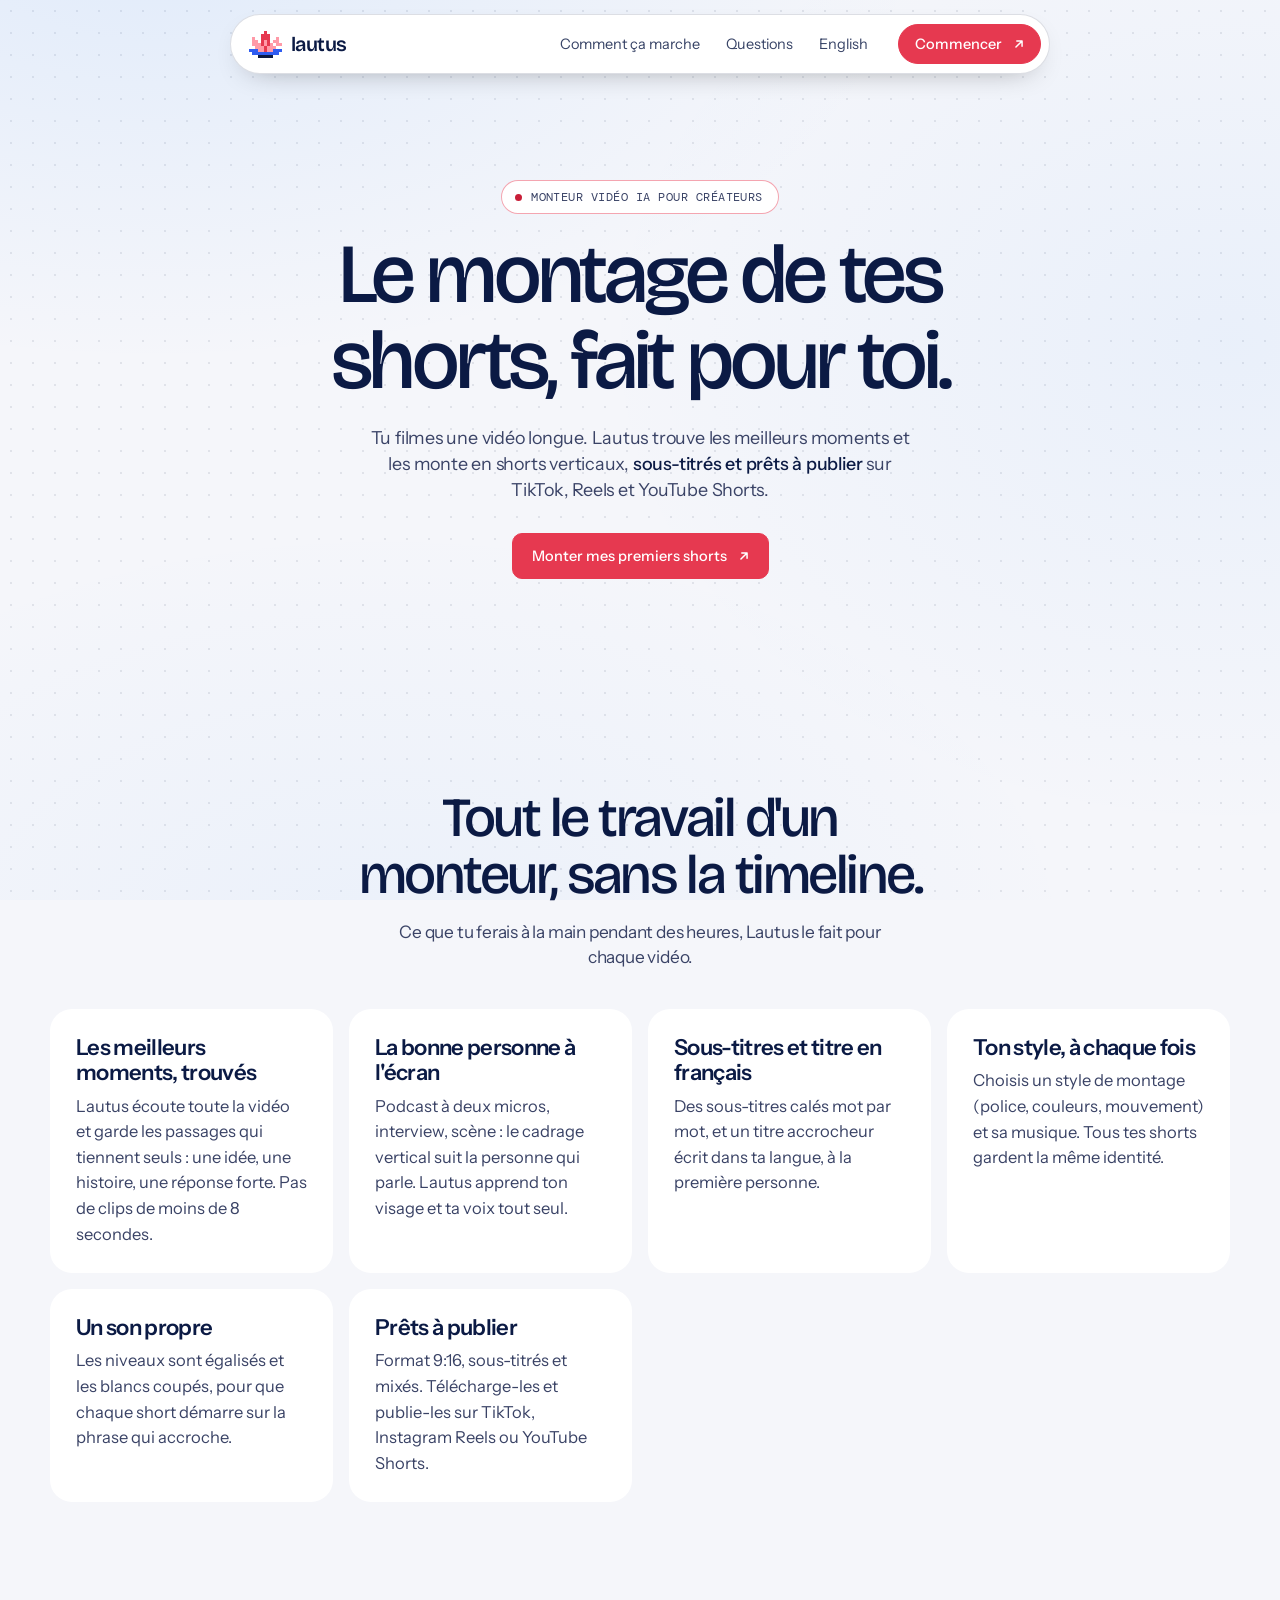
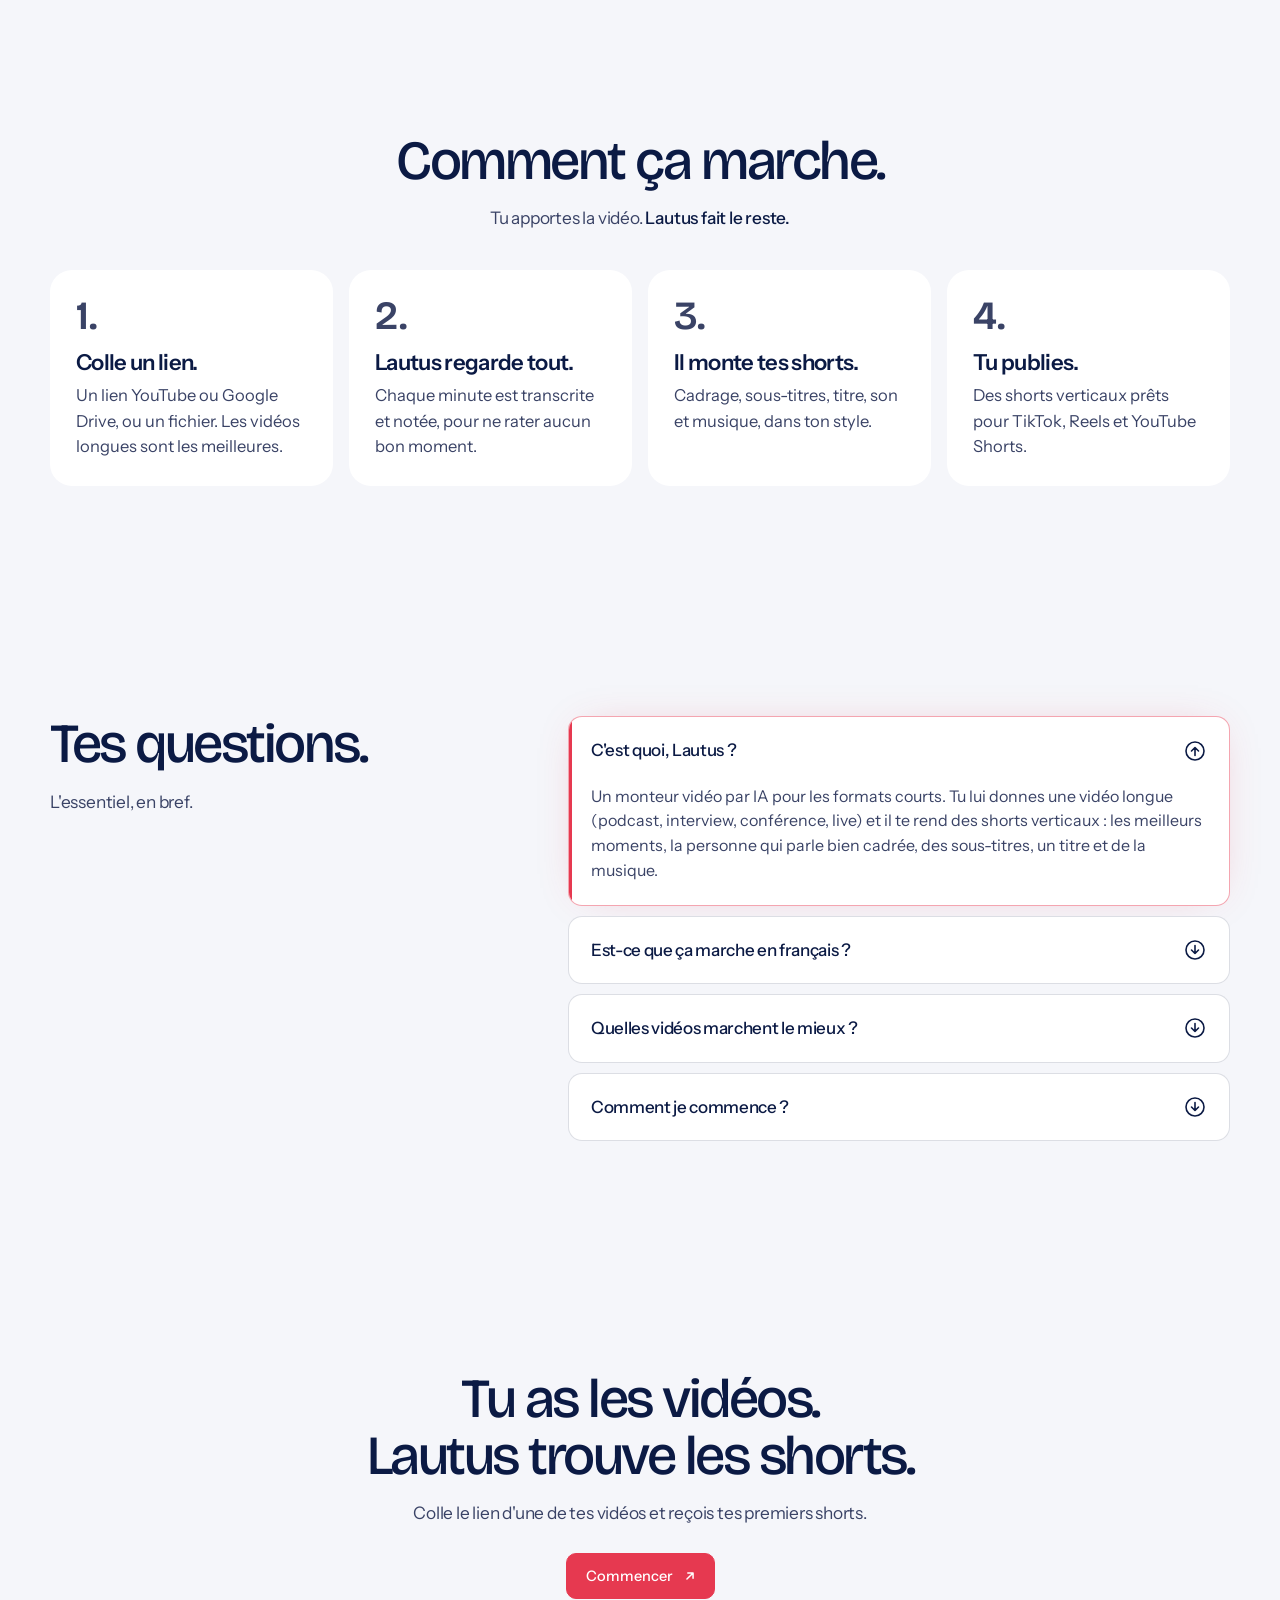
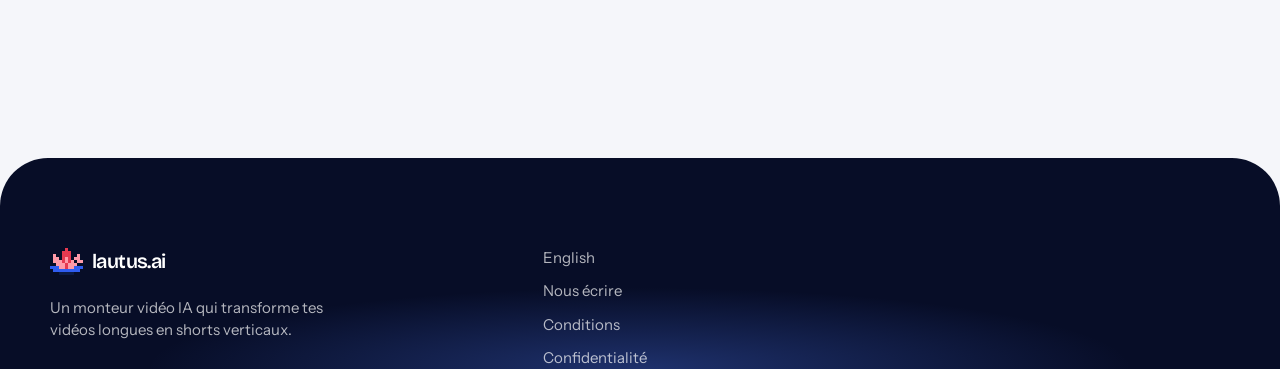
<file: fr/index.html>
<!doctype html>
<html lang="fr">
<head>
  <meta charset="utf-8" />
  <meta name="viewport" content="width=device-width, initial-scale=1" />
  <title>Montage de shorts par IA pour créateurs | Lautus</title>
  <meta name="description" content="Lautus fait le montage de tes shorts à ta place : il trouve les meilleurs moments de tes vidéos longues, cadre la personne qui parle, ajoute sous-titres, titre et musique. Prêts pour TikTok, Reels et YouTube Shorts." />
  <meta name="robots" content="index, follow, max-image-preview:large" />
  <meta name="theme-color" content="#f7f9fe" />
  <meta name="color-scheme" content="light dark" />
  <link rel="canonical" href="https://lautus.ai/fr/" />
  <link rel="alternate" hreflang="fr" href="https://lautus.ai/fr/" />
  <link rel="alternate" hreflang="en" href="https://lautus.ai/" />
  <link rel="alternate" hreflang="x-default" href="https://lautus.ai/" />
  <link rel="icon" href="/favicon.ico" sizes="48x48" />
  <link rel="icon" type="image/png" sizes="32x32" href="/favicon-32.png" />
  <link rel="apple-touch-icon" sizes="180x180" href="/apple-touch-icon.png" />
  <meta property="og:type" content="website" />
  <meta property="og:site_name" content="Lautus" />
  <meta property="og:locale" content="fr_FR" />
  <meta property="og:title" content="Montage de shorts par IA : tes vidéos longues en clips" />
  <meta property="og:description" content="Lautus trouve les meilleurs moments de tes vidéos longues et en fait des shorts verticaux, sous-titrés et prêts à publier." />
  <meta property="og:url" content="https://lautus.ai/fr/" />
  <meta property="og:image" content="https://lautus.ai/og.png" />
  <meta name="twitter:card" content="summary_large_image" />
  <link rel="preconnect" href="https://fonts.googleapis.com" />
  <link rel="preconnect" href="https://fonts.gstatic.com" crossorigin />
  <link href="https://fonts.googleapis.com/css2?family=Bricolage+Grotesque:opsz,wght@12..96,500;12..96,600&family=DM+Mono:wght@400;500&family=Instrument+Sans:wght@400;500;600&display=swap" rel="stylesheet" />
  <script>
    // Same studio look as the English page (see index.html).
    (function () {
      var root = document.documentElement, dark = window.matchMedia('(prefers-color-scheme: dark)');
      'corners-round titles-plain buttons-accent depth-soft accent-cherry motion-live atmos-lit glow-blue design-new s-nav-v1 s-hero-v2 s-product-v2 s-how-v3 s-faq-v3 s-cta-v1 s-footer-v2'
        .split(' ').forEach(function (c) { root.classList.add('t-' + c); });
      function ground() { root.classList.toggle('t-ground-dark', dark.matches); root.classList.toggle('t-ground-light', !dark.matches); }
      ground();
      dark.addEventListener('change', ground);
    })();
  </script>
  <link rel="stylesheet" href="/styles.css?v=1793802056" />
  <link rel="stylesheet" href="/theme.css?v=1793802056" />
  <style>
    .seo-hero { padding: clamp(120px, 16vw, 180px) 0 clamp(48px, 8vw, 96px); text-align: center; }
    .seo-hero .hero__title { font-size: clamp(40px, 7vw, 84px); line-height: 1.02; max-width: 16ch; margin: 18px auto 0; }
    .seo-hero .hero__lede { max-width: 46ch; margin: 22px auto 0; }
    .seo-hero .btn { margin-top: 30px; }
    .seo-list { display: grid; gap: 16px; grid-template-columns: repeat(auto-fit, minmax(240px, 1fr)); margin-top: 40px; padding: 0; list-style: none; }
    .seo-list li { padding: 26px; border-radius: var(--radius, 22px); background: var(--surface, rgba(127,127,127,.06)); }
    .seo-list h3 { font-size: 22px; font-weight: 600; letter-spacing: -0.03em; line-height: 1.15; }
    .seo-list p { margin-top: 8px; color: var(--ink-2); }
    .seo-num { font-family: var(--font-title); font-size: 40px; font-weight: 600; line-height: 1; color: var(--accent); margin: 0 0 14px !important; }
    .seo-cta { text-align: center; }
    .seo-cta .lede { margin: 16px auto 0; max-width: 44ch; }
    .seo-cta .btn { margin-top: 28px; }
  </style>
  <script type="application/ld+json">
  {
    "@context": "https://schema.org",
    "@graph": [
      {
        "@type": "WebPage",
        "@id": "https://lautus.ai/fr/#page",
        "url": "https://lautus.ai/fr/",
        "name": "Montage de shorts par IA : tes vidéos longues en clips",
        "inLanguage": "fr",
        "isPartOf": { "@id": "https://lautus.ai/#website" },
        "about": { "@id": "https://lautus.ai/#org" }
      },
      {
        "@type": "FAQPage",
        "mainEntity": [
          { "@type": "Question", "name": "C'est quoi, Lautus ?", "acceptedAnswer": { "@type": "Answer", "text": "Un monteur vidéo par IA pour les formats courts. Tu lui donnes une vidéo longue (podcast, interview, conférence, live) et il te rend des shorts verticaux : les meilleurs moments, la personne qui parle bien cadrée, des sous-titres, un titre et de la musique." } },
          { "@type": "Question", "name": "Est-ce que ça marche en français ?", "acceptedAnswer": { "@type": "Answer", "text": "Oui. Les sous-titres et les titres sont écrits dans la langue de la vidéo, donc en français si tu parles français." } },
          { "@type": "Question", "name": "Quelles vidéos marchent le mieux ?", "acceptedAnswer": { "@type": "Answer", "text": "Celles où des gens parlent : podcasts, interviews, conférences, tables rondes, webinaires et lives. Plus la vidéo est longue, plus il y a de moments à trouver." } },
          { "@type": "Question", "name": "Comment je commence ?", "acceptedAnswer": { "@type": "Answer", "text": "Colle le lien YouTube ou Google Drive d'une de tes vidéos, connecte-toi avec Google et choisis une offre. Lautus commence tout de suite." } }
        ]
      }
    ]
  }
  </script>
</head>
<body>
  <header class="nav" data-nav>
    <div class="nav__bar">
      <a class="brand" href="/fr/" aria-label="Lautus, accueil">
        <img class="brand__mark" src="/brand/lautus-lotus-pixel.svg" alt="" width="110" height="90" />
        <span class="brand__word">lautus</span>
      </a>
      <nav class="nav__links" aria-label="Principal">
        <a href="#comment">Comment ça marche</a>
        <a href="#faq">Questions</a>
        <a href="/" hreflang="en" lang="en">English</a>
      </nav>
      <div class="nav__cta">
        <a class="btn btn--sm nav__signup" href="https://app.lautus.ai/signup">
          <span class="btn__label">Commencer</span>
          <svg class="btn__icon" aria-hidden="true"><use href="#i-arrow" /></svg>
        </a>
      </div>
    </div>
  </header>

  <svg class="sprite" aria-hidden="true" focusable="false" style="display:none">
    <symbol id="i-arrow" viewBox="0 0 16 16"><path d="M4.5 11.5l7-7M5.5 4.5h6v6" fill="none" stroke="currentColor" stroke-width="1.7" stroke-linecap="round" stroke-linejoin="round"/></symbol>
    <symbol id="i-down" viewBox="0 0 24 24"><g fill="none" stroke="currentColor" stroke-width="1.6" stroke-linecap="round" stroke-linejoin="round"><circle cx="12" cy="12" r="9"/><path d="M12 7.5v8M8.5 12l3.5 3.5 3.5-3.5"/></g></symbol>
  </svg>

  <main id="main">
    <section class="seo-hero">
      <div class="wrap">
        <p class="pill rise"><span class="pill__dot" aria-hidden="true"></span>Monteur vidéo IA pour créateurs</p>
        <h1 class="hero__title rise" style="--d:1">Le montage de tes shorts, fait pour toi.</h1>
        <p class="hero__lede rise" style="--d:2">Tu filmes une vidéo longue. Lautus trouve les meilleurs moments et les monte en shorts verticaux, <strong>sous-titrés et prêts à publier</strong> sur TikTok, Reels et YouTube Shorts.</p>
        <a class="btn rise" style="--d:3" href="https://app.lautus.ai/signup">
          <span class="btn__label">Monter mes premiers shorts</span>
          <svg class="btn__icon" aria-hidden="true"><use href="#i-arrow" /></svg>
        </a>
      </div>
    </section>

    <section class="section" id="ce-que-fait-lautus">
      <div class="wrap">
        <header class="head">
          <h2 class="h2">Tout le travail d'un monteur, sans la timeline.</h2>
          <p class="lede">Ce que tu ferais à la main pendant des heures, Lautus le fait pour chaque vidéo.</p>
        </header>
        <ul class="seo-list">
          <li><h3>Les meilleurs moments, trouvés</h3><p>Lautus écoute toute la vidéo et garde les passages qui tiennent seuls : une idée, une histoire, une réponse forte. Pas de clips de moins de 8 secondes.</p></li>
          <li><h3>La bonne personne à l'écran</h3><p>Podcast à deux micros, interview, scène : le cadrage vertical suit la personne qui parle. Lautus apprend ton visage et ta voix tout seul.</p></li>
          <li><h3>Sous-titres et titre en français</h3><p>Des sous-titres calés mot par mot, et un titre accrocheur écrit dans ta langue, à la première personne.</p></li>
          <li><h3>Ton style, à chaque fois</h3><p>Choisis un style de montage (police, couleurs, mouvement) et sa musique. Tous tes shorts gardent la même identité.</p></li>
          <li><h3>Un son propre</h3><p>Les niveaux sont égalisés et les blancs coupés, pour que chaque short démarre sur la phrase qui accroche.</p></li>
          <li><h3>Prêts à publier</h3><p>Format 9:16, sous-titrés et mixés. Télécharge-les et publie-les sur TikTok, Instagram Reels ou YouTube Shorts.</p></li>
        </ul>
      </div>
    </section>

    <section class="section" id="comment">
      <div class="wrap">
        <header class="head">
          <h2 class="h2">Comment ça marche.</h2>
          <p class="lede">Tu apportes la vidéo. <strong>Lautus fait le reste.</strong></p>
        </header>
        <ol class="seo-list seo-steps">
          <li><p class="seo-num" aria-hidden="true">1.</p><h3>Colle un lien.</h3><p>Un lien YouTube ou Google Drive, ou un fichier. Les vidéos longues sont les meilleures.</p></li>
          <li><p class="seo-num" aria-hidden="true">2.</p><h3>Lautus regarde tout.</h3><p>Chaque minute est transcrite et notée, pour ne rater aucun bon moment.</p></li>
          <li><p class="seo-num" aria-hidden="true">3.</p><h3>Il monte tes shorts.</h3><p>Cadrage, sous-titres, titre, son et musique, dans ton style.</p></li>
          <li><p class="seo-num" aria-hidden="true">4.</p><h3>Tu publies.</h3><p>Des shorts verticaux prêts pour TikTok, Reels et YouTube Shorts.</p></li>
        </ol>
      </div>
    </section>

    <section class="section faq" id="faq">
      <div class="wrap faq__grid">
        <header class="faq__head">
          <h2 class="h2">Tes questions.</h2>
          <p class="lede">L'essentiel, en bref.</p>
        </header>
        <div class="faq__list">
          <details class="qa" name="faq" open>
            <summary><span>C'est quoi, Lautus ?</span><svg class="qa__icon" aria-hidden="true"><use href="#i-down" /></svg></summary>
            <div class="qa__body"><p>Un monteur vidéo par IA pour les formats courts. Tu lui donnes une vidéo longue (podcast, interview, conférence, live) et il te rend des shorts verticaux : les meilleurs moments, la personne qui parle bien cadrée, des sous-titres, un titre et de la musique.</p></div>
          </details>
          <details class="qa" name="faq">
            <summary><span>Est-ce que ça marche en français ?</span><svg class="qa__icon" aria-hidden="true"><use href="#i-down" /></svg></summary>
            <div class="qa__body"><p>Oui. Les sous-titres et les titres sont écrits dans la langue de la vidéo, donc en français si tu parles français.</p></div>
          </details>
          <details class="qa" name="faq">
            <summary><span>Quelles vidéos marchent le mieux ?</span><svg class="qa__icon" aria-hidden="true"><use href="#i-down" /></svg></summary>
            <div class="qa__body"><p>Celles où des gens parlent : podcasts, interviews, conférences, tables rondes, webinaires et lives. Plus la vidéo est longue, plus il y a de moments à trouver.</p></div>
          </details>
          <details class="qa" name="faq">
            <summary><span>Comment je commence ?</span><svg class="qa__icon" aria-hidden="true"><use href="#i-down" /></svg></summary>
            <div class="qa__body"><p>Colle le lien YouTube ou Google Drive d'une de tes vidéos, connecte-toi avec Google et choisis une offre. Lautus commence tout de suite. Les offres sont sur la <a href="/#pricing" hreflang="en">page des tarifs</a>.</p></div>
          </details>
        </div>
      </div>
    </section>

    <section class="section seo-cta">
      <div class="wrap">
        <h2 class="h2">Tu as les vidéos.<br />Lautus trouve les shorts.</h2>
        <p class="lede">Colle le lien d'une de tes vidéos et reçois tes premiers shorts.</p>
        <a class="btn" href="https://app.lautus.ai/signup">
          <span class="btn__label">Commencer</span>
          <svg class="btn__icon" aria-hidden="true"><use href="#i-arrow" /></svg>
        </a>
      </div>
    </section>
  </main>

  <footer class="footer">
    <div class="wrap footer__top">
      <div class="footer__brand">
        <a class="brand brand--light" href="/fr/" aria-label="Lautus, accueil">
          <img class="brand__mark" src="/brand/lautus-lotus-pixel.svg" alt="" width="110" height="90" />
          <span class="brand__word">lautus.ai</span>
        </a>
        <p>Un monteur vidéo IA qui transforme tes vidéos longues en shorts verticaux.</p>
      </div>
      <nav class="footer__links" aria-label="Pied de page">
        <a href="/" hreflang="en" lang="en">English</a>
        <a href="mailto:founders@lautus.ai">Nous écrire</a>
        <a href="https://app.lautus.ai/terms">Conditions</a>
        <a href="https://app.lautus.ai/privacy">Confidentialité</a>
      </nav>
    </div>
  </footer>
</body>
</html>
</file>
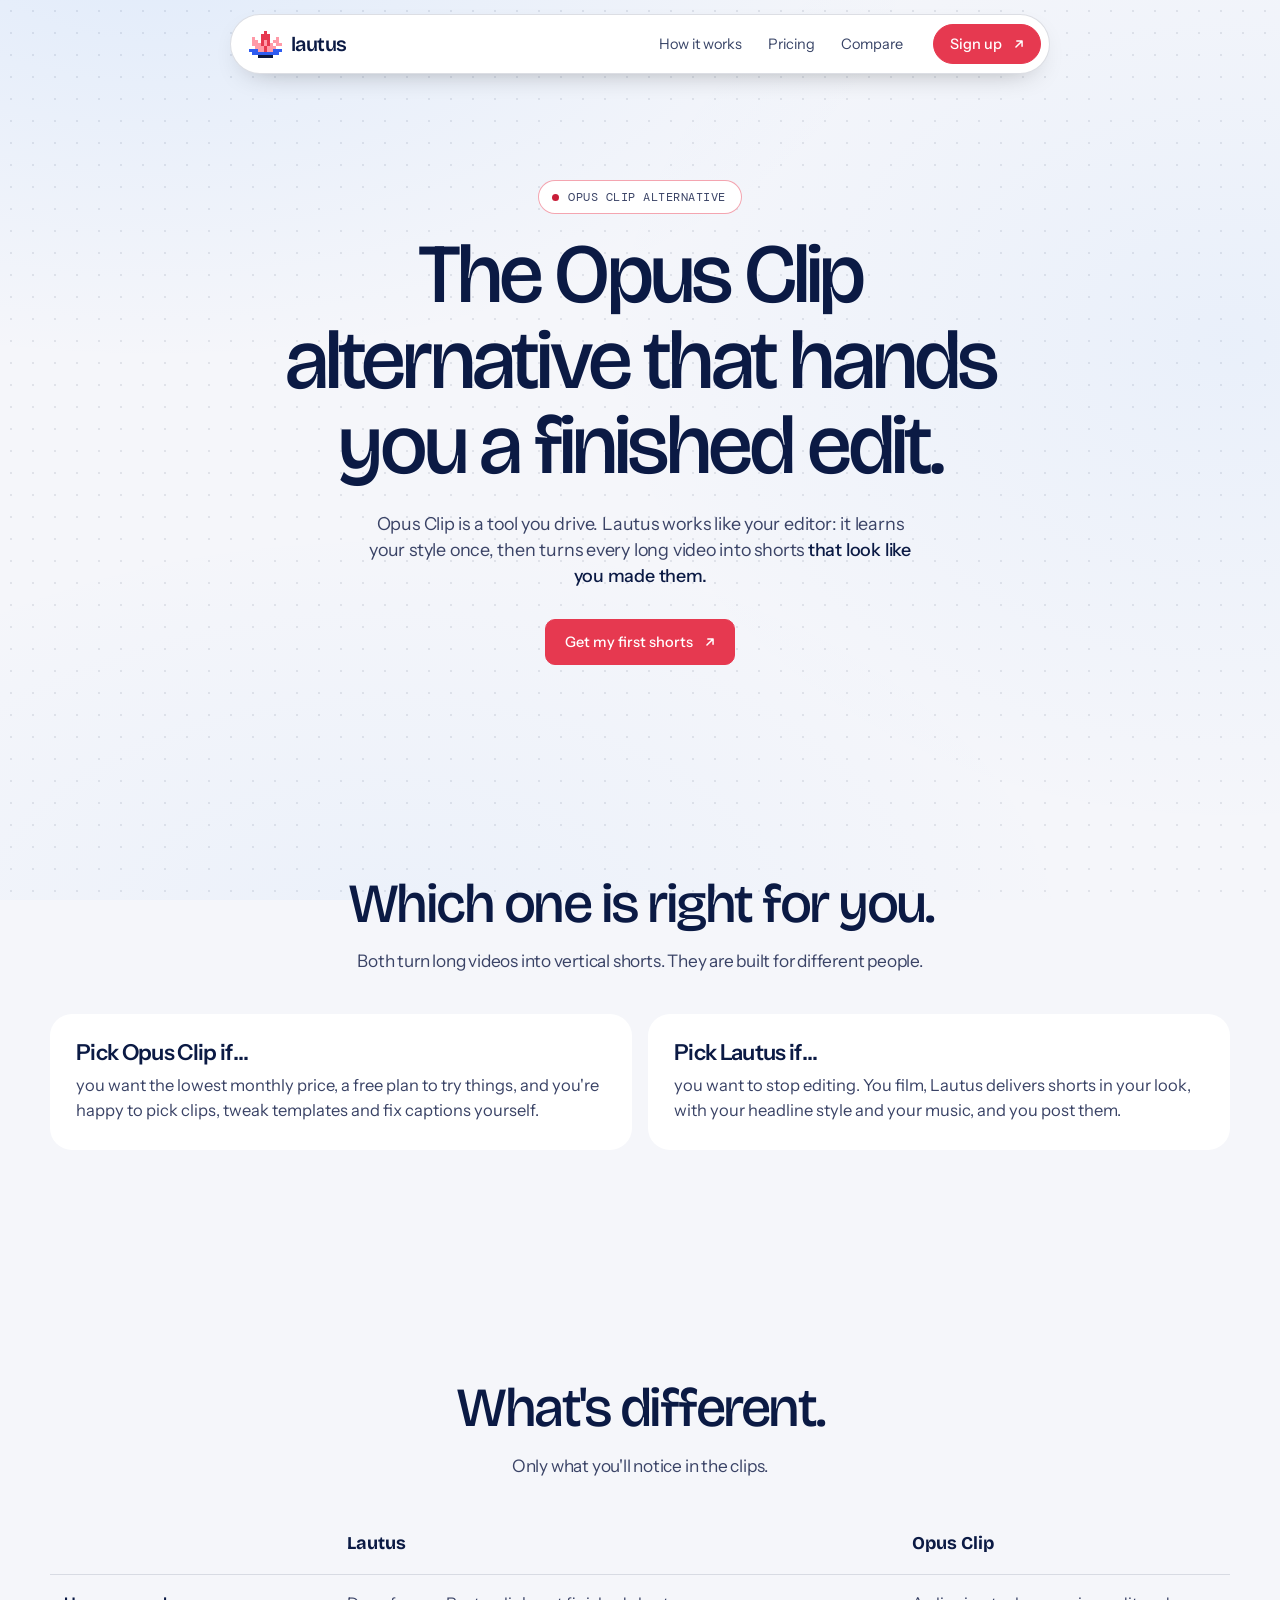
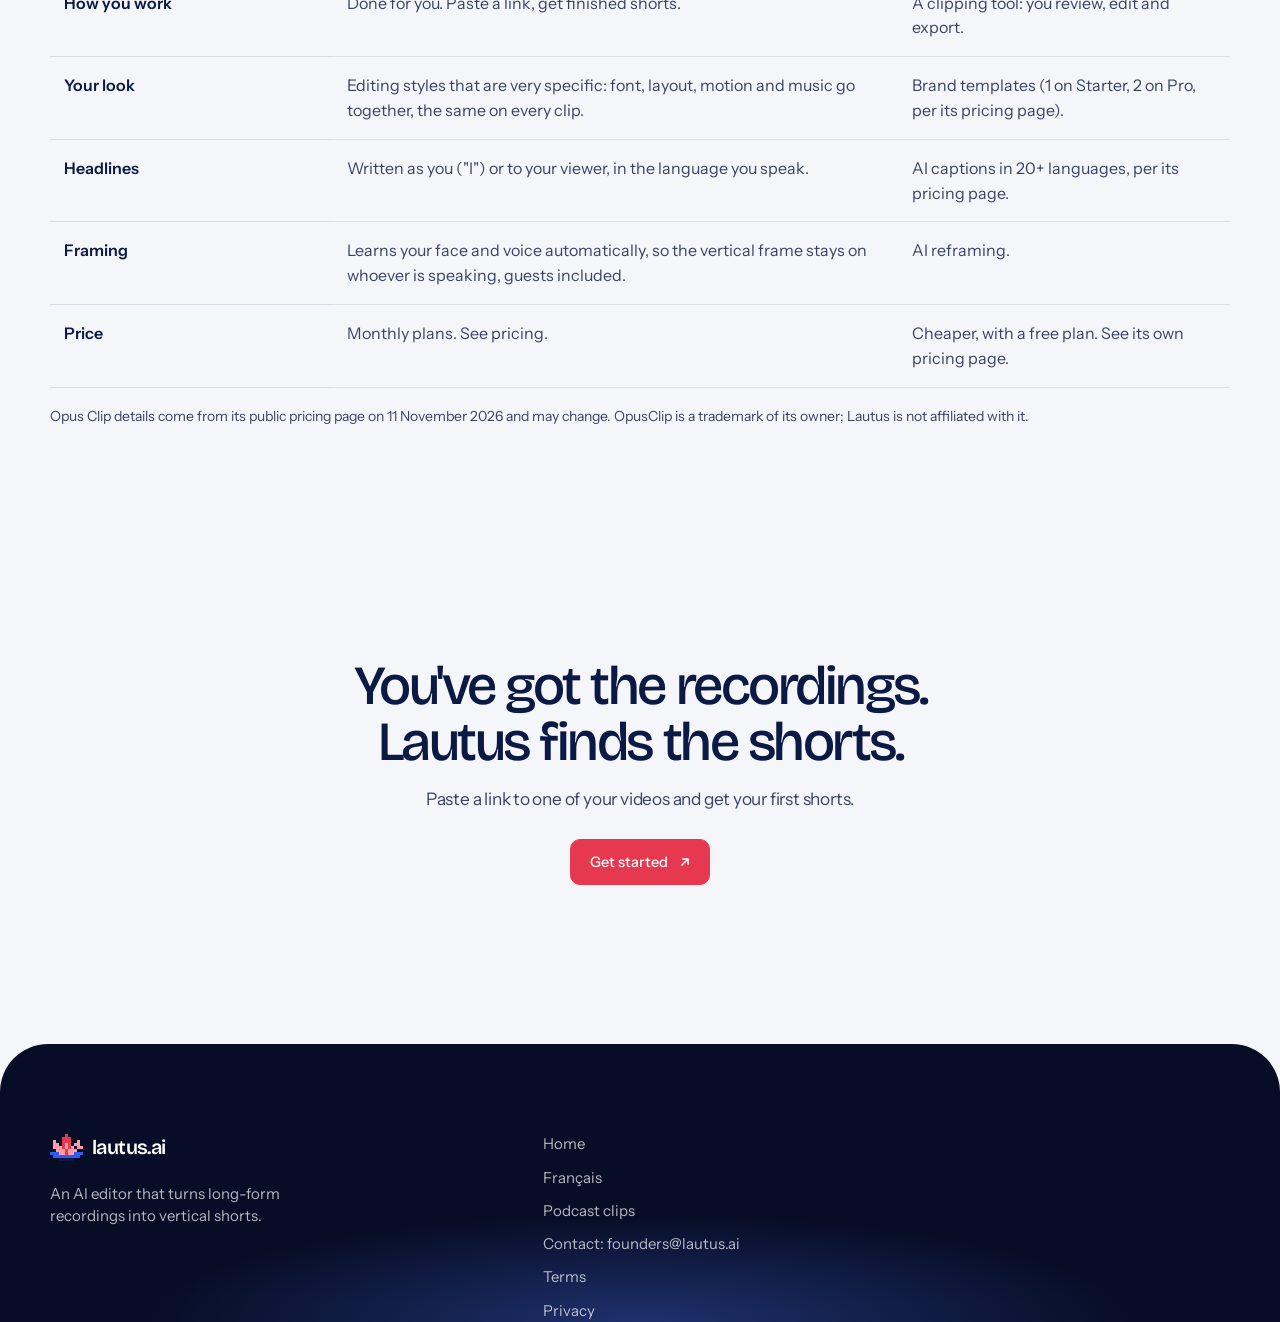
<file: opus-clip-alternative/index.html>
<!doctype html>
<html lang="en">
<head>
  <meta charset="utf-8" />
  <meta name="viewport" content="width=device-width, initial-scale=1" />
  <title>Opus Clip alternative for creators who want it done | Lautus</title>
  <meta name="description" content="Looking for an Opus Clip alternative? Lautus is for creators who want a finished edit in their own style, not another tool to drive: moments, framing, captions, headlines and music, done for you." />
  <meta name="robots" content="index, follow, max-image-preview:large" />
  <meta name="theme-color" content="#f7f9fe" />
  <meta name="color-scheme" content="light dark" />
  <link rel="canonical" href="https://lautus.ai/opus-clip-alternative/" />
  <link rel="icon" href="/favicon.ico" sizes="48x48" />
  <link rel="icon" type="image/png" sizes="32x32" href="/favicon-32.png" />
  <link rel="apple-touch-icon" sizes="180x180" href="/apple-touch-icon.png" />
  <meta property="og:type" content="website" />
  <meta property="og:site_name" content="Lautus" />
  <meta property="og:title" content="An Opus Clip alternative for creators who want it done" />
  <meta property="og:description" content="Lautus edits your long videos into shorts in your own style: moments, framing, captions, headlines and music." />
  <meta property="og:url" content="https://lautus.ai/opus-clip-alternative/" />
  <meta property="og:image" content="https://lautus.ai/og.png" />
  <meta name="twitter:card" content="summary_large_image" />
  <link rel="preconnect" href="https://fonts.googleapis.com" />
  <link rel="preconnect" href="https://fonts.gstatic.com" crossorigin />
  <link href="https://fonts.googleapis.com/css2?family=Bricolage+Grotesque:opsz,wght@12..96,500;12..96,600&family=DM+Mono:wght@400;500&family=Instrument+Sans:wght@400;500;600&display=swap" rel="stylesheet" />
  <script>
    // Same studio look as the English page (see index.html).
    (function () {
      var root = document.documentElement, dark = window.matchMedia('(prefers-color-scheme: dark)');
      'corners-round titles-plain buttons-accent depth-soft accent-cherry motion-live atmos-lit glow-blue design-new s-nav-v1 s-hero-v2 s-product-v2 s-how-v3 s-faq-v3 s-cta-v1 s-footer-v2'
        .split(' ').forEach(function (c) { root.classList.add('t-' + c); });
      function ground() { root.classList.toggle('t-ground-dark', dark.matches); root.classList.toggle('t-ground-light', !dark.matches); }
      ground();
      dark.addEventListener('change', ground);
    })();
  </script>
  <link rel="stylesheet" href="/styles.css?v=1793802056" />
  <link rel="stylesheet" href="/theme.css?v=1793802056" />
  <style>
    .seo-hero { padding: clamp(120px, 16vw, 180px) 0 clamp(48px, 8vw, 96px); text-align: center; }
    .seo-hero .hero__title { font-size: clamp(40px, 7vw, 84px); line-height: 1.02; max-width: 16ch; margin: 18px auto 0; }
    .seo-hero .hero__lede { max-width: 46ch; margin: 22px auto 0; }
    .seo-hero .btn { margin-top: 30px; }
    .seo-list { display: grid; gap: 16px; grid-template-columns: repeat(auto-fit, minmax(240px, 1fr)); margin-top: 40px; padding: 0; list-style: none; }
    .seo-list li { padding: 26px; border-radius: var(--radius, 22px); background: var(--surface, rgba(127,127,127,.06)); }
    .seo-list h3 { font-size: 22px; font-weight: 600; letter-spacing: -0.03em; line-height: 1.15; }
    .seo-list p { margin-top: 8px; color: var(--ink-2); }
    .seo-num { font-family: var(--font-title); font-size: 40px; font-weight: 600; line-height: 1; color: var(--accent); margin: 0 0 14px !important; }
    .seo-cta { text-align: center; }
    .seo-cta .lede { margin: 16px auto 0; max-width: 44ch; }
    .seo-cta .btn { margin-top: 28px; }
  </style>
  <style>
    .seo-table { width: 100%; margin-top: 36px; border-collapse: collapse; font-size: 16px; }
    .seo-table th, .seo-table td { text-align: left; vertical-align: top; padding: 16px 14px; border-bottom: 1px solid color-mix(in srgb, currentColor 12%, transparent); }
    .seo-table thead th { font-family: var(--font-title); font-size: 18px; }
    .seo-table td { color: var(--ink-2); }
    .seo-table th[scope=row] { font-weight: 600; width: 24%; }
    .seo-scroll { overflow-x: auto; }
    .seo-note { margin-top: 18px; font-size: 14px; color: var(--ink-2); }
  </style>
  <script type="application/ld+json">
  {
    "@context": "https://schema.org",
    "@type": "WebPage",
    "url": "https://lautus.ai/opus-clip-alternative/",
    "name": "Opus Clip alternative for creators who want it done",
    "inLanguage": "en",
    "isPartOf": { "@id": "https://lautus.ai/#website" },
    "about": { "@id": "https://lautus.ai/#org" }
  }
  </script>
</head>
<body>
  <header class="nav" data-nav>
    <div class="nav__bar">
      <a class="brand" href="/" aria-label="Lautus home">
        <img class="brand__mark" src="/brand/lautus-lotus-pixel.svg" alt="" width="110" height="90" />
        <span class="brand__word">lautus</span>
      </a>
      <nav class="nav__links" aria-label="Primary">
        <a href="/#how">How it works</a>
        <a href="/#pricing">Pricing</a>
        <a href="#compare">Compare</a>
      </nav>
      <div class="nav__cta">
        <a class="btn btn--sm nav__signup" href="https://app.lautus.ai/signup">
          <span class="btn__label">Sign up</span>
          <svg class="btn__icon" aria-hidden="true"><use href="#i-arrow" /></svg>
        </a>
      </div>
    </div>
  </header>

  <svg class="sprite" aria-hidden="true" focusable="false" style="display:none">
    <symbol id="i-arrow" viewBox="0 0 16 16"><path d="M4.5 11.5l7-7M5.5 4.5h6v6" fill="none" stroke="currentColor" stroke-width="1.7" stroke-linecap="round" stroke-linejoin="round"/></symbol>
  </svg>

  <main id="main">
    <section class="seo-hero">
      <div class="wrap">
        <p class="pill rise"><span class="pill__dot" aria-hidden="true"></span>Opus Clip alternative</p>
        <h1 class="hero__title rise" style="--d:1">The Opus Clip alternative that hands you a finished edit.</h1>
        <p class="hero__lede rise" style="--d:2">Opus Clip is a tool you drive. Lautus works like your editor: it learns your style once, then turns every long video into shorts <strong>that look like you made them.</strong></p>
        <a class="btn rise" style="--d:3" href="https://app.lautus.ai/signup">
          <span class="btn__label">Get my first shorts</span>
          <svg class="btn__icon" aria-hidden="true"><use href="#i-arrow" /></svg>
        </a>
      </div>
    </section>

    <section class="section" id="when">
      <div class="wrap">
        <header class="head">
          <h2 class="h2">Which one is right for you.</h2>
          <p class="lede">Both turn long videos into vertical shorts. They are built for different people.</p>
        </header>
        <ul class="seo-list">
          <li><h3>Pick Opus Clip if…</h3><p>you want the lowest monthly price, a free plan to try things, and you're happy to pick clips, tweak templates and fix captions yourself.</p></li>
          <li><h3>Pick Lautus if…</h3><p>you want to stop editing. You film, Lautus delivers shorts in your look, with your headline style and your music, and you post them.</p></li>
        </ul>
      </div>
    </section>

    <section class="section" id="compare">
      <div class="wrap">
        <header class="head">
          <h2 class="h2">What's different.</h2>
          <p class="lede">Only what you'll notice in the clips.</p>
        </header>
        <div class="seo-scroll">
          <table class="seo-table">
            <thead><tr><th scope="col"></th><th scope="col">Lautus</th><th scope="col">Opus Clip</th></tr></thead>
            <tbody>
              <tr><th scope="row">How you work</th><td>Done for you. Paste a link, get finished shorts.</td><td>A clipping tool: you review, edit and export.</td></tr>
              <tr><th scope="row">Your look</th><td>Editing styles that are very specific: font, layout, motion and music go together, the same on every clip.</td><td>Brand templates (1 on Starter, 2 on Pro, per its pricing page).</td></tr>
              <tr><th scope="row">Headlines</th><td>Written as you ("I") or to your viewer, in the language you speak.</td><td>AI captions in 20+ languages, per its pricing page.</td></tr>
              <tr><th scope="row">Framing</th><td>Learns your face and voice automatically, so the vertical frame stays on whoever is speaking, guests included.</td><td>AI reframing.</td></tr>
              <tr><th scope="row">Price</th><td>Monthly plans. <a href="/#pricing">See pricing</a>.</td><td>Cheaper, with a free plan. See its own pricing page.</td></tr>
            </tbody>
          </table>
        </div>
        <p class="seo-note">Opus Clip details come from its public pricing page on 11 November 2026 and may change. OpusClip is a trademark of its owner; Lautus is not affiliated with it.</p>
      </div>
    </section>

    <section class="section seo-cta">
      <div class="wrap">
        <h2 class="h2">You've got the recordings.<br />Lautus finds the shorts.</h2>
        <p class="lede">Paste a link to one of your videos and get your first shorts.</p>
        <a class="btn" href="https://app.lautus.ai/signup">
          <span class="btn__label">Get started</span>
          <svg class="btn__icon" aria-hidden="true"><use href="#i-arrow" /></svg>
        </a>
      </div>
    </section>
  </main>

  <footer class="footer">
    <div class="wrap footer__top">
      <div class="footer__brand">
        <a class="brand brand--light" href="/" aria-label="Lautus home">
          <img class="brand__mark" src="/brand/lautus-lotus-pixel.svg" alt="" width="110" height="90" />
          <span class="brand__word">lautus.ai</span>
        </a>
        <p>An AI editor that turns long-form recordings into vertical shorts.</p>
      </div>
      <nav class="footer__links" aria-label="Footer">
        <a href="/">Home</a>
        <a href="/fr/" hreflang="fr" lang="fr">Français</a>
        <a href="/podcast-clips/">Podcast clips</a>
        <a href="mailto:founders@lautus.ai">Contact: founders@lautus.ai</a>
        <a href="https://app.lautus.ai/terms">Terms</a>
        <a href="https://app.lautus.ai/privacy">Privacy</a>
      </nav>
    </div>
  </footer>
</body>
</html>
</file>
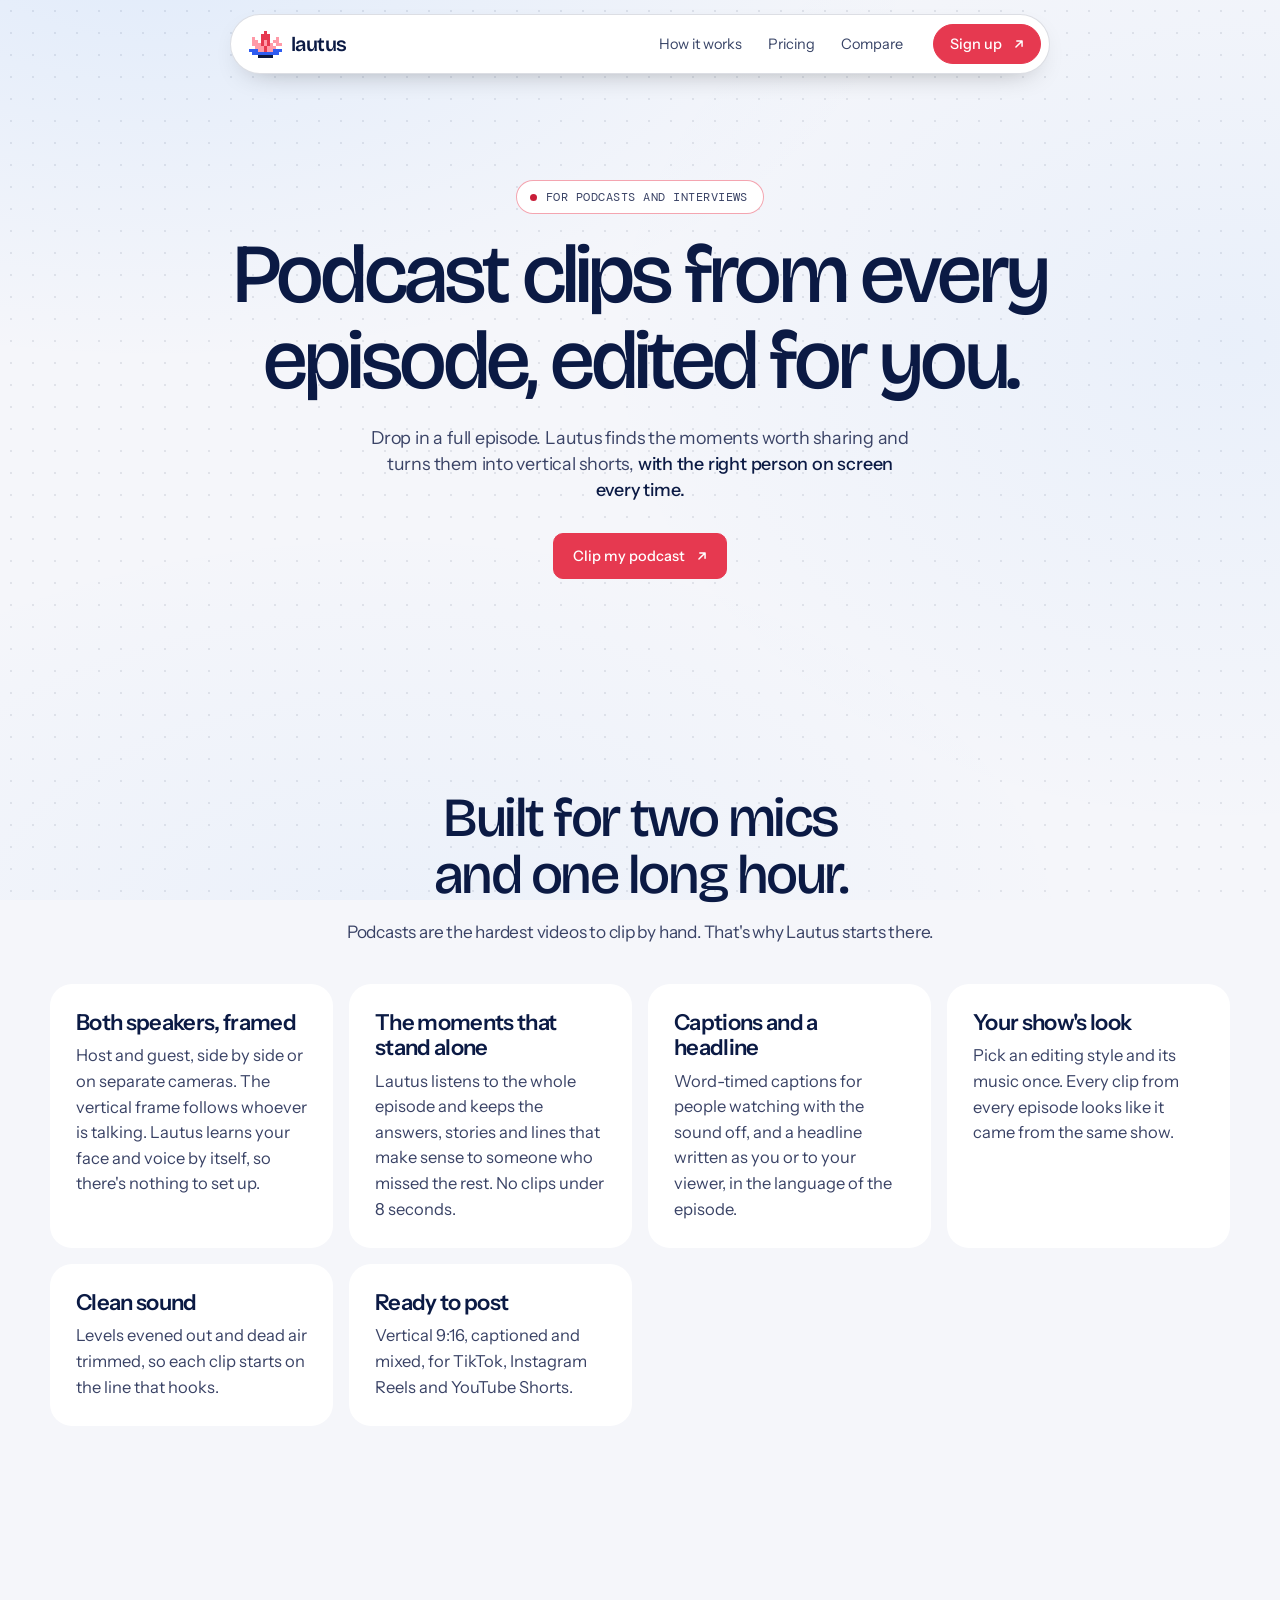
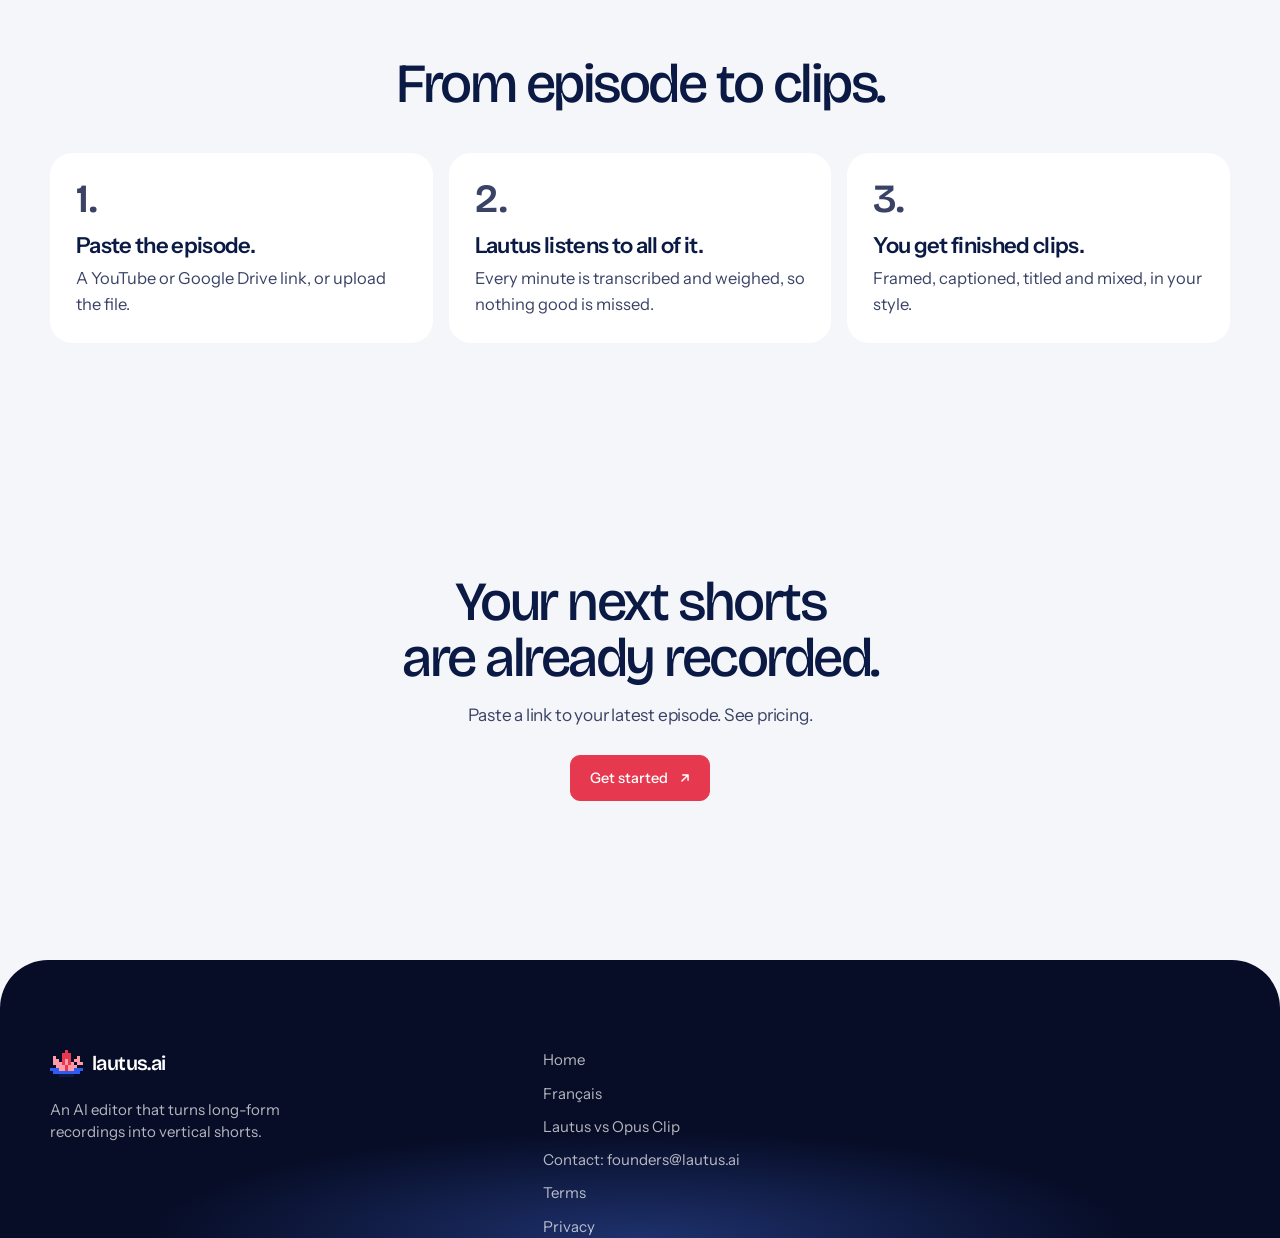
<file: podcast-clips/index.html>
<!doctype html>
<html lang="en">
<head>
  <meta charset="utf-8" />
  <meta name="viewport" content="width=device-width, initial-scale=1" />
  <title>Podcast clips made for you: episodes into shorts | Lautus</title>
  <meta name="description" content="Turn every podcast episode into short clips for TikTok, Reels and YouTube Shorts. Lautus finds the best moments, frames whoever is speaking, and adds captions, headlines and music." />
  <meta name="robots" content="index, follow, max-image-preview:large" />
  <meta name="theme-color" content="#f7f9fe" />
  <meta name="color-scheme" content="light dark" />
  <link rel="canonical" href="https://lautus.ai/podcast-clips/" />
  <link rel="icon" href="/favicon.ico" sizes="48x48" />
  <link rel="icon" type="image/png" sizes="32x32" href="/favicon-32.png" />
  <link rel="apple-touch-icon" sizes="180x180" href="/apple-touch-icon.png" />
  <meta property="og:type" content="website" />
  <meta property="og:site_name" content="Lautus" />
  <meta property="og:title" content="Turn every podcast episode into short clips" />
  <meta property="og:description" content="Lautus finds the best moments of your podcast and edits them into vertical shorts, both speakers framed." />
  <meta property="og:url" content="https://lautus.ai/podcast-clips/" />
  <meta property="og:image" content="https://lautus.ai/og.png" />
  <meta name="twitter:card" content="summary_large_image" />
  <link rel="preconnect" href="https://fonts.googleapis.com" />
  <link rel="preconnect" href="https://fonts.gstatic.com" crossorigin />
  <link href="https://fonts.googleapis.com/css2?family=Bricolage+Grotesque:opsz,wght@12..96,500;12..96,600&family=DM+Mono:wght@400;500&family=Instrument+Sans:wght@400;500;600&display=swap" rel="stylesheet" />
  <script>
    // Same studio look as the English page (see index.html).
    (function () {
      var root = document.documentElement, dark = window.matchMedia('(prefers-color-scheme: dark)');
      'corners-round titles-plain buttons-accent depth-soft accent-cherry motion-live atmos-lit glow-blue design-new s-nav-v1 s-hero-v2 s-product-v2 s-how-v3 s-faq-v3 s-cta-v1 s-footer-v2'
        .split(' ').forEach(function (c) { root.classList.add('t-' + c); });
      function ground() { root.classList.toggle('t-ground-dark', dark.matches); root.classList.toggle('t-ground-light', !dark.matches); }
      ground();
      dark.addEventListener('change', ground);
    })();
  </script>
  <link rel="stylesheet" href="/styles.css?v=1793802056" />
  <link rel="stylesheet" href="/theme.css?v=1793802056" />
  <style>
    .seo-hero { padding: clamp(120px, 16vw, 180px) 0 clamp(48px, 8vw, 96px); text-align: center; }
    .seo-hero .hero__title { font-size: clamp(40px, 7vw, 84px); line-height: 1.02; max-width: 16ch; margin: 18px auto 0; }
    .seo-hero .hero__lede { max-width: 46ch; margin: 22px auto 0; }
    .seo-hero .btn { margin-top: 30px; }
    .seo-list { display: grid; gap: 16px; grid-template-columns: repeat(auto-fit, minmax(240px, 1fr)); margin-top: 40px; padding: 0; list-style: none; }
    .seo-list li { padding: 26px; border-radius: var(--radius, 22px); background: var(--surface, rgba(127,127,127,.06)); }
    .seo-list h3 { font-size: 22px; font-weight: 600; letter-spacing: -0.03em; line-height: 1.15; }
    .seo-list p { margin-top: 8px; color: var(--ink-2); }
    .seo-num { font-family: var(--font-title); font-size: 40px; font-weight: 600; line-height: 1; color: var(--accent); margin: 0 0 14px !important; }
    .seo-cta { text-align: center; }
    .seo-cta .lede { margin: 16px auto 0; max-width: 44ch; }
    .seo-cta .btn { margin-top: 28px; }
  </style>
  <style>
    .seo-table { width: 100%; margin-top: 36px; border-collapse: collapse; font-size: 16px; }
    .seo-table th, .seo-table td { text-align: left; vertical-align: top; padding: 16px 14px; border-bottom: 1px solid color-mix(in srgb, currentColor 12%, transparent); }
    .seo-table thead th { font-family: var(--font-title); font-size: 18px; }
    .seo-table td { color: var(--ink-2); }
    .seo-table th[scope=row] { font-weight: 600; width: 24%; }
    .seo-scroll { overflow-x: auto; }
    .seo-note { margin-top: 18px; font-size: 14px; color: var(--ink-2); }
  </style>
  <script type="application/ld+json">
  {
    "@context": "https://schema.org",
    "@type": "WebPage",
    "url": "https://lautus.ai/podcast-clips/",
    "name": "Podcast clips, made for you",
    "inLanguage": "en",
    "isPartOf": { "@id": "https://lautus.ai/#website" },
    "about": { "@id": "https://lautus.ai/#org" }
  }
  </script>
</head>
<body>
  <header class="nav" data-nav>
    <div class="nav__bar">
      <a class="brand" href="/" aria-label="Lautus home">
        <img class="brand__mark" src="/brand/lautus-lotus-pixel.svg" alt="" width="110" height="90" />
        <span class="brand__word">lautus</span>
      </a>
      <nav class="nav__links" aria-label="Primary">
        <a href="/#how">How it works</a>
        <a href="/#pricing">Pricing</a>
        <a href="/opus-clip-alternative/">Compare</a>
      </nav>
      <div class="nav__cta">
        <a class="btn btn--sm nav__signup" href="https://app.lautus.ai/signup">
          <span class="btn__label">Sign up</span>
          <svg class="btn__icon" aria-hidden="true"><use href="#i-arrow" /></svg>
        </a>
      </div>
    </div>
  </header>

  <svg class="sprite" aria-hidden="true" focusable="false" style="display:none">
    <symbol id="i-arrow" viewBox="0 0 16 16"><path d="M4.5 11.5l7-7M5.5 4.5h6v6" fill="none" stroke="currentColor" stroke-width="1.7" stroke-linecap="round" stroke-linejoin="round"/></symbol>
  </svg>

  <main id="main">
    <section class="seo-hero">
      <div class="wrap">
        <p class="pill rise"><span class="pill__dot" aria-hidden="true"></span>For podcasts and interviews</p>
        <h1 class="hero__title rise" style="--d:1">Podcast clips from every episode, edited for you.</h1>
        <p class="hero__lede rise" style="--d:2">Drop in a full episode. Lautus finds the moments worth sharing and turns them into vertical shorts, <strong>with the right person on screen every time.</strong></p>
        <a class="btn rise" style="--d:3" href="https://app.lautus.ai/signup">
          <span class="btn__label">Clip my podcast</span>
          <svg class="btn__icon" aria-hidden="true"><use href="#i-arrow" /></svg>
        </a>
      </div>
    </section>

    <section class="section" id="why">
      <div class="wrap">
        <header class="head">
          <h2 class="h2">Built for two mics and one long hour.</h2>
          <p class="lede">Podcasts are the hardest videos to clip by hand. That's why Lautus starts there.</p>
        </header>
        <ul class="seo-list">
          <li><h3>Both speakers, framed</h3><p>Host and guest, side by side or on separate cameras. The vertical frame follows whoever is talking. Lautus learns your face and voice by itself, so there's nothing to set up.</p></li>
          <li><h3>The moments that stand alone</h3><p>Lautus listens to the whole episode and keeps the answers, stories and lines that make sense to someone who missed the rest. No clips under 8 seconds.</p></li>
          <li><h3>Captions and a headline</h3><p>Word-timed captions for people watching with the sound off, and a headline written as you or to your viewer, in the language of the episode.</p></li>
          <li><h3>Your show's look</h3><p>Pick an editing style and its music once. Every clip from every episode looks like it came from the same show.</p></li>
          <li><h3>Clean sound</h3><p>Levels evened out and dead air trimmed, so each clip starts on the line that hooks.</p></li>
          <li><h3>Ready to post</h3><p>Vertical 9:16, captioned and mixed, for TikTok, Instagram Reels and YouTube Shorts.</p></li>
        </ul>
      </div>
    </section>

    <section class="section" id="how">
      <div class="wrap">
        <header class="head">
          <h2 class="h2">From episode to clips.</h2>
        </header>
        <ol class="seo-list">
          <li><p class="seo-num" aria-hidden="true">1.</p><h3>Paste the episode.</h3><p>A YouTube or Google Drive link, or upload the file.</p></li>
          <li><p class="seo-num" aria-hidden="true">2.</p><h3>Lautus listens to all of it.</h3><p>Every minute is transcribed and weighed, so nothing good is missed.</p></li>
          <li><p class="seo-num" aria-hidden="true">3.</p><h3>You get finished clips.</h3><p>Framed, captioned, titled and mixed, in your style.</p></li>
        </ol>
      </div>
    </section>

    <section class="section seo-cta">
      <div class="wrap">
        <h2 class="h2">Your next shorts<br />are already recorded.</h2>
        <p class="lede">Paste a link to your latest episode. <a href="/#pricing">See pricing</a>.</p>
        <a class="btn" href="https://app.lautus.ai/signup">
          <span class="btn__label">Get started</span>
          <svg class="btn__icon" aria-hidden="true"><use href="#i-arrow" /></svg>
        </a>
      </div>
    </section>
  </main>

  <footer class="footer">
    <div class="wrap footer__top">
      <div class="footer__brand">
        <a class="brand brand--light" href="/" aria-label="Lautus home">
          <img class="brand__mark" src="/brand/lautus-lotus-pixel.svg" alt="" width="110" height="90" />
          <span class="brand__word">lautus.ai</span>
        </a>
        <p>An AI editor that turns long-form recordings into vertical shorts.</p>
      </div>
      <nav class="footer__links" aria-label="Footer">
        <a href="/">Home</a>
        <a href="/fr/" hreflang="fr" lang="fr">Français</a>
        <a href="/opus-clip-alternative/">Lautus vs Opus Clip</a>
        <a href="mailto:founders@lautus.ai">Contact: founders@lautus.ai</a>
        <a href="https://app.lautus.ai/terms">Terms</a>
        <a href="https://app.lautus.ai/privacy">Privacy</a>
      </nav>
    </div>
  </footer>
</body>
</html>
</file>
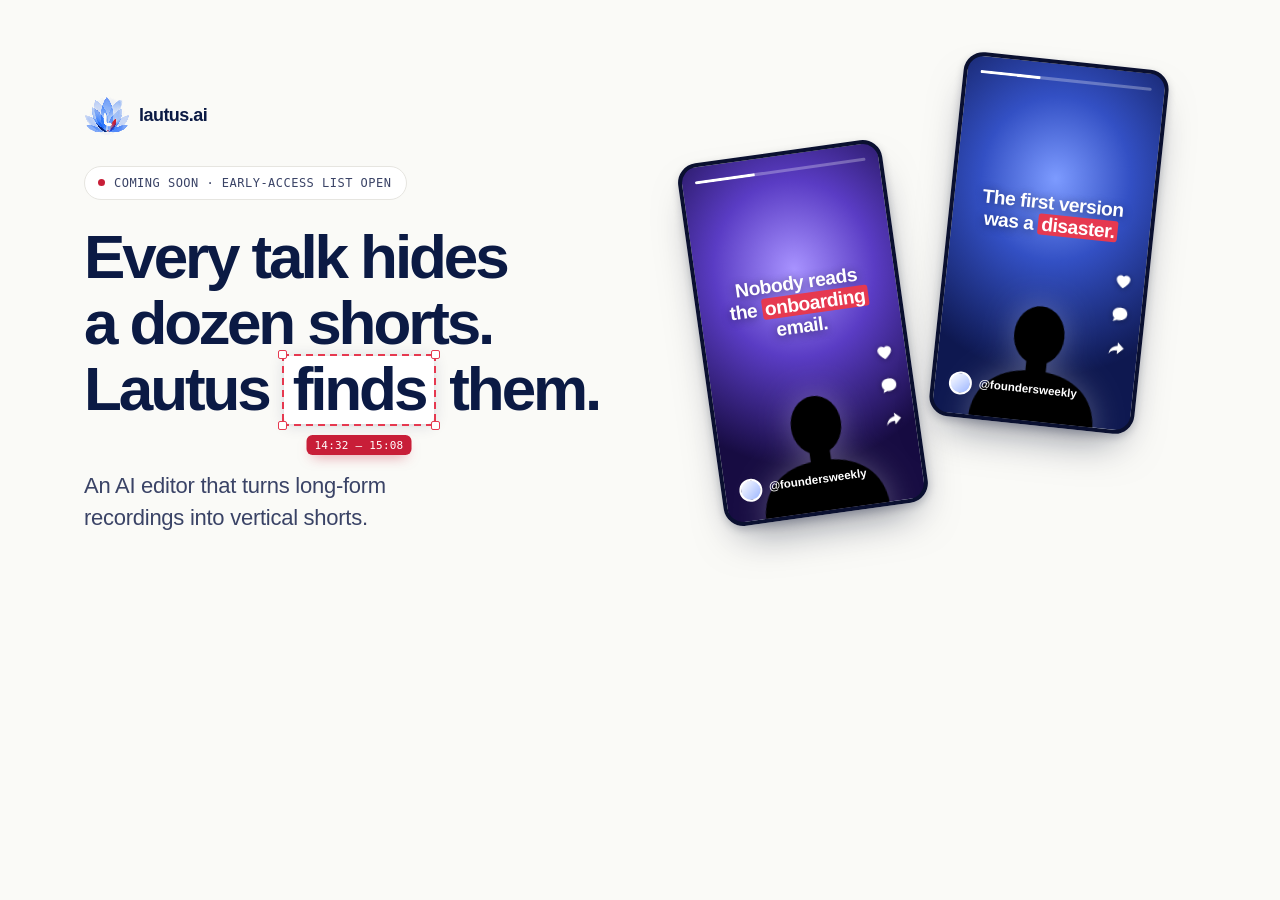
<file: og.html>
<!doctype html>
<html lang="en">
<head>
  <meta charset="utf-8" />
  <meta name="robots" content="noindex" />
  <title>Lautus — share image</title>
  <link href="https://api.fontshare.com/v2/css?f[]=general-sans@400,500,600,700&display=swap" rel="stylesheet" />
  <link href="https://fonts.googleapis.com/css2?family=Azeret+Mono:wght@400;500&display=swap" rel="stylesheet" />
  <link rel="stylesheet" href="styles.css" />
  <style>
    body { width: 1200px; height: 630px; overflow: hidden; }
    .og {
      position: relative; isolation: isolate;
      width: 1200px; height: 630px;
      display: grid; grid-template-columns: 1fr 452px; align-items: center; gap: 8px;
      padding: 0 48px 0 84px;
    }
    .og__bg { position: absolute; inset: 0; z-index: -1; overflow: hidden; }
    .og .brand { display: flex; width: fit-content; margin-bottom: 30px; }
    .og .brand__mark { width: 46px; }
    .og .brand__word { font-size: 18px; }
    .og h1 { margin-top: 24px; font-size: 62px; font-weight: 600; line-height: 1.07; letter-spacing: -0.05em; }
    .og .lede { max-width: 28ch; margin-top: 46px; font-size: 22px; }
    .og__phones { position: relative; height: 630px; }
    .og__phones .short { position: absolute; width: 206px; font-size: 11px; }
    .og__phones .short:nth-child(1) { left: 0; top: 150px; rotate: -8deg; }
    .og__phones .short:nth-child(2) { right: 0; top: 60px; rotate: 6deg; }
  </style>
</head>
<body>
  <svg class="sprite" aria-hidden="true">
    <symbol id="i-heart" viewBox="0 0 24 24"><path d="M12 20s-7.5-4.6-7.5-10.2A4.3 4.3 0 0 1 12 7.4a4.3 4.3 0 0 1 7.5 2.4C19.5 15.4 12 20 12 20z" fill="currentColor"/></symbol>
    <symbol id="i-bubble" viewBox="0 0 24 24"><path d="M12 4c4.7 0 8 3 8 7s-3.3 7-8 7c-1 0-2-.1-2.8-.4L5 19.5l1.1-3.6C4.8 14.6 4 12.9 4 11c0-4 3.3-7 8-7z" fill="currentColor"/></symbol>
    <symbol id="i-share" viewBox="0 0 24 24"><path d="M13 5l7 6.5-7 6.5v-4c-4.5 0-7.5 1.4-9 4.5.5-5 3.5-9 9-9.5z" fill="currentColor"/></symbol>
    <symbol id="person" viewBox="0 0 200 220"><ellipse cx="100" cy="72" rx="37" ry="43"/><path d="M85 106h30v26H85z"/><path d="M100 124c-50 0-85 24-91 68-1 9-1 18-1 28h184c0-10 0-19-1-28-6-44-41-68-91-68z"/></symbol>
  </svg>

  <div class="og">
    <div class="og__bg" aria-hidden="true">
      <i class="glow glow--a"></i><i class="glow glow--b"></i><i class="glow glow--c"></i>
    </div>

    <div>
      <p class="brand">
        <img class="brand__mark" src="brand/lautus-lotus-160.webp" alt="" />
        <span class="brand__word">lautus.ai</span>
      </p>
      <p class="pill"><span class="pill__dot"></span>Coming soon · early-access list open</p>
      <h1>
        Every talk hides<br />a dozen shorts.<br />
        Lautus <span class="select" data-tc="14:32 – 15:08">finds<i class="select__h"></i><i class="select__h"></i><i class="select__h"></i><i class="select__h"></i></span> them.
      </h1>
      <p class="lede">An AI editor that turns long-form recordings into vertical shorts.</p>
    </div>

    <div class="og__phones">
      <div class="short sc-3">
        <svg class="short__person"><use href="#person" /></svg>
        <span class="short__progress"><i></i></span>
        <p class="short__cap">Nobody reads the <em>onboarding</em> email.</p>
        <span class="short__rail"><svg><use href="#i-heart" /></svg><svg><use href="#i-bubble" /></svg><svg><use href="#i-share" /></svg></span>
        <span class="short__meta"><i></i><b>@foundersweekly</b></span>
      </div>
      <div class="short sc-1">
        <svg class="short__person"><use href="#person" /></svg>
        <span class="short__progress"><i></i></span>
        <p class="short__cap">The first version was a <em>disaster.</em></p>
        <span class="short__rail"><svg><use href="#i-heart" /></svg><svg><use href="#i-bubble" /></svg><svg><use href="#i-share" /></svg></span>
        <span class="short__meta"><i></i><b>@foundersweekly</b></span>
      </div>
    </div>
  </div>
</body>
</html>
</file>
<file: styles.css>
/* ==========================================================================
   Lautus — landing page
   Paper white · navy ink · cherry selections · soft blue glows
   ========================================================================== */

:root {
  --paper: #f7f9fe;
  --surface: #ffffff;
  --ink: #0b1a44;
  --ink-2: #4a5680;
  --ink-3: #626e94;
  --line: rgba(11, 26, 68, 0.09);
  --line-2: rgba(11, 26, 68, 0.16);

  --blue: #4f7dff;
  --blue-deep: #2f5cf0;
  --sky: #78a0ff;
  --cherry: #c81e38;
  --cherry-bright: #e63950;

  --night: #070d27;

  --font: 'General Sans', 'Helvetica Neue', Arial, sans-serif;
  --font-mono: 'Azeret Mono', 'SF Mono', Menlo, monospace;

  --ease-out: cubic-bezier(0.16, 1, 0.3, 1);
  --ease-io: cubic-bezier(0.65, 0, 0.35, 1);

  --shadow-btn:
    0 0.7px 0.7px -0.3px rgba(11, 26, 68, 0.08),
    0 1.8px 1.8px -0.6px rgba(11, 26, 68, 0.08),
    0 3.6px 3.6px -0.9px rgba(11, 26, 68, 0.08),
    0 6.9px 6.9px -1.2px rgba(11, 26, 68, 0.08),
    0 13.6px 13.6px -1.5px rgba(11, 26, 68, 0.09),
    0 30px 30px -1.75px rgba(11, 26, 68, 0.1);
  --shadow-card:
    0 1px 2px rgba(11, 26, 68, 0.04),
    0 4px 10px -4px rgba(11, 26, 68, 0.06),
    0 22px 44px -22px rgba(11, 26, 68, 0.2);
  --shadow-float:
    0 2px 6px rgba(11, 26, 68, 0.05),
    0 30px 70px -28px rgba(11, 26, 68, 0.35);

  --wrap: 1180px;
  --gutter: clamp(16px, 4vw, 40px);

  interpolate-size: allow-keywords;
}

/* Self-hosted Medium keeps the wordmark right even if the font CDN is slow. */
@font-face {
  font-family: 'General Sans';
  src: url('fonts/GeneralSans-Medium.woff2') format('woff2');
  font-weight: 500;
  font-style: normal;
  font-display: swap;
}

/* --------------------------------------------------------------------------
   Base
   -------------------------------------------------------------------------- */

*, *::before, *::after { box-sizing: border-box; }

html {
  -webkit-text-size-adjust: 100%;
  color-scheme: light;
  scroll-behavior: smooth;
  scroll-padding-top: 96px;
}

body {
  margin: 0;
  background: var(--paper);
  color: var(--ink);
  font-family: var(--font);
  font-size: 17px;
  line-height: 1.55;
  letter-spacing: -0.006em;
  -webkit-font-smoothing: antialiased;
  -moz-osx-font-smoothing: grayscale;
  overflow-x: clip;
}

img, svg { display: block; max-width: 100%; }
a { color: inherit; text-decoration: none; }
button, input { font: inherit; }
p, h1, h2, h3, ul, ol, figure, blockquote { margin: 0; }
ul, ol { padding: 0; list-style: none; }
strong, b { font-weight: 600; }

.sprite { position: absolute; width: 0; height: 0; overflow: hidden; }

.sr-only {
  position: absolute; width: 1px; height: 1px; padding: 0; margin: -1px;
  overflow: hidden; clip: rect(0, 0, 0, 0); white-space: nowrap; border: 0;
}

.skip {
  position: fixed; left: 16px; top: 16px; z-index: 100;
  padding: 10px 14px; border-radius: 10px;
  background: var(--ink); color: #fff; font-weight: 500;
  transform: translateY(-160%);
  transition: transform 0.3s var(--ease-out);
}
.skip:focus-visible { transform: none; outline: 2px solid var(--blue); outline-offset: 2px; }

.wrap { width: min(var(--wrap), 100% - 2 * var(--gutter)); margin-inline: auto; }

/* --------------------------------------------------------------------------
   Type
   -------------------------------------------------------------------------- */

.h2 {
  font-size: clamp(2.15rem, 4.4vw, 3.45rem);
  font-weight: 600;
  line-height: 1.02;
  letter-spacing: -0.045em;
  text-wrap: balance;
}

.lede {
  font-size: clamp(1.05rem, 1.35vw, 1.25rem);
  line-height: 1.45;
  letter-spacing: -0.012em;
  color: var(--ink-2);
  text-wrap: pretty;
}
.lede strong { font-weight: 500; color: var(--ink); }

.grad {
  background: linear-gradient(90deg, var(--ink) 0%, var(--blue-deep) 55%, var(--sky) 100%);
  -webkit-background-clip: text;
          background-clip: text;
  color: transparent;
}

/* Logo chip used as a section eyebrow */
.brandchip {
  display: inline-flex; align-items: center; gap: 8px;
  font-size: 15px; font-weight: 500; letter-spacing: 0.14em;
  color: var(--ink);
}
.brandchip img { width: 26px; height: auto; }
.brandchip__sep { width: 1px; height: 16px; background: var(--line-2); }
.brandchip__sub { letter-spacing: 0.02em; color: var(--ink-3); }
.brandchip--dark { color: #fff; }

/* --------------------------------------------------------------------------
   Buttons — letters roll up on hover (script.js splits the label)
   -------------------------------------------------------------------------- */

.btn {
  --btn-bg: var(--ink);
  --btn-fg: #fff;
  position: relative;
  display: inline-flex; align-items: center; justify-content: center; gap: 10px;
  height: 46px;
  padding: 0 17px 0 19px;
  border: 0; border-radius: 10px;
  background: var(--btn-bg);
  color: var(--btn-fg);
  font: 600 13px/1 var(--font);
  letter-spacing: 0.045em;
  text-transform: uppercase;
  white-space: nowrap;
  cursor: pointer;
  box-shadow: inset 0 1px 0 rgba(255, 255, 255, 0.14), var(--shadow-btn);
  transition: transform 0.35s var(--ease-out), box-shadow 0.35s var(--ease-out), opacity 0.25s;
}
.btn:hover { transform: translateY(-1px); }
.btn:active { transform: translateY(1px) scale(0.985); }
.btn:focus-visible { outline: 2px solid var(--blue); outline-offset: 3px; }

.btn--light {
  --btn-bg: #fff;
  --btn-fg: var(--ink);
  box-shadow: inset 0 0 0 1px rgba(11, 26, 68, 0.06), var(--shadow-btn);
}
.btn--sm { height: 40px; padding: 0 14px 0 16px; font-size: 12px; border-radius: 9px; }

.btn__label { display: inline-flex; }
.btn__icon { width: 14px; height: 14px; flex: none; transition: transform 0.45s var(--ease-out); }
.btn:hover .btn__icon { transform: translate(2px, -2px); }

.roll { display: inline-flex; height: 1.3em; line-height: 1.3em; overflow: hidden; }
.roll__c {
  display: inline-block;
  white-space: pre;
  text-shadow: 0 1.3em 0 currentColor;
  transition: transform 0.55s var(--ease-out);
  transition-delay: calc(var(--i) * 12ms);
}
.btn:hover .roll__c, .btn:focus-visible .roll__c { transform: translateY(-1.3em); }

/* --------------------------------------------------------------------------
   Nav — floating bar
   -------------------------------------------------------------------------- */

.nav {
  position: fixed; inset: 14px 0 auto; z-index: 50;
  padding-inline: var(--gutter);
  pointer-events: none;
}

.nav__bar, .nav__menu {
  pointer-events: auto;
  width: min(900px, 100%);
  margin-inline: auto;
  background: rgba(255, 255, 255, 0.74);
  -webkit-backdrop-filter: blur(18px) saturate(160%);
          backdrop-filter: blur(18px) saturate(160%);
  border: 1px solid rgba(255, 255, 255, 0.95);
  border-radius: 16px;
  box-shadow: 0 1px 2px rgba(11, 26, 68, 0.04), 0 12px 32px -16px rgba(11, 26, 68, 0.22);
}

.nav__bar {
  display: flex; align-items: center; gap: 8px;
  height: 60px;
  padding: 0 10px 0 14px;
  transition: box-shadow 0.4s, background-color 0.4s;
}
.nav.is-scrolled .nav__bar {
  background: rgba(255, 255, 255, 0.86);
  box-shadow: 0 1px 2px rgba(11, 26, 68, 0.05), 0 18px 40px -18px rgba(11, 26, 68, 0.3);
}

.brand { display: inline-flex; align-items: center; gap: 9px; color: var(--ink); }
.brand__mark { width: 34px; height: auto; }
.brand__word {
  font-weight: 500;
  font-size: 14.5px;
  letter-spacing: 0.16em;
  text-transform: lowercase;
}
.brand:focus-visible { outline: 2px solid var(--blue); outline-offset: 4px; border-radius: 8px; }

.nav__links { display: flex; align-items: center; gap: 2px; margin-left: auto; }
.nav__links a {
  padding: 8px 12px;
  border-radius: 8px;
  font-size: 14.5px;
  color: rgba(11, 26, 68, 0.66);
  transition: color 0.2s, background-color 0.2s;
}
.nav__links a:hover { color: var(--ink); background: rgba(11, 26, 68, 0.045); }
.nav__links a:focus-visible { outline: 2px solid var(--blue); outline-offset: 1px; }
.nav__cta { display: flex; align-items: center; gap: 8px; margin-left: 10px; }

.nav__toggle {
  display: none; place-items: center;
  width: 42px; height: 42px;
  margin-left: 6px;
  border: 0; border-radius: 10px;
  background: rgba(11, 26, 68, 0.05);
  cursor: pointer;
}
.nav__toggle span {
  grid-area: 1 / 1;
  width: 18px; height: 1.8px; border-radius: 2px;
  background: var(--ink);
  transition: transform 0.35s var(--ease-out);
}
.nav__toggle span:first-child { transform: translateY(-3.5px); }
.nav__toggle span:last-child { transform: translateY(3.5px); }
.nav__toggle[aria-expanded="true"] span:first-child { transform: rotate(45deg); }
.nav__toggle[aria-expanded="true"] span:last-child { transform: rotate(-45deg); }
.nav__toggle:focus-visible { outline: 2px solid var(--blue); outline-offset: 2px; }

.nav__menu {
  display: grid; gap: 2px;
  margin-top: 8px;
  padding: 10px;
  background: rgba(255, 255, 255, 0.94);
  animation: fade-up 0.4s var(--ease-out) both;
}
.nav__menu[hidden] { display: none; }
.nav__menu a:not(.btn) { padding: 12px; border-radius: 10px; font-size: 16px; }
.nav__menu a:not(.btn):hover { background: rgba(11, 26, 68, 0.045); }
.nav__menu .btn { margin-top: 6px; }

/* --------------------------------------------------------------------------
   Hero
   -------------------------------------------------------------------------- */

.hero {
  position: relative;
  isolation: isolate;
  padding-top: clamp(118px, 15vh, 150px);
}

.hero__bg {
  position: absolute; inset: 0 0 -10%; z-index: -1;
  overflow: hidden; pointer-events: none;
}

.glow { position: absolute; border-radius: 50%; filter: blur(70px); }
.glow--a {
  width: min(62vw, 820px); aspect-ratio: 1;
  left: -16%; top: -30%;
  background: radial-gradient(circle, rgba(79, 125, 255, 0.34) 0%, rgba(79, 125, 255, 0.1) 45%, transparent 70%);
  animation: drift-a 40s ease-in-out infinite alternate;
}
.glow--b {
  width: min(54vw, 720px); aspect-ratio: 1;
  right: -14%; top: -6%;
  background: radial-gradient(circle, rgba(120, 160, 255, 0.3) 0%, rgba(120, 160, 255, 0.08) 45%, transparent 70%);
  animation: drift-b 52s ease-in-out infinite alternate;
}
.glow--c {
  width: min(30vw, 380px); aspect-ratio: 1;
  left: 50%; top: 34%;
  background: radial-gradient(circle, rgba(230, 57, 80, 0.1) 0%, transparent 65%);
  animation: drift-c 46s ease-in-out infinite alternate;
}

/* soft vertical light, like sun through blinds */
.streaks {
  position: absolute; inset: 0;
  background: repeating-linear-gradient(90deg,
    rgba(255, 255, 255, 0) 0 80px,
    rgba(255, 255, 255, 0.6) 80px 130px,
    rgba(255, 255, 255, 0) 130px 230px);
  -webkit-mask-image: radial-gradient(70% 55% at 50% 18%, #000, transparent 75%);
          mask-image: radial-gradient(70% 55% at 50% 18%, #000, transparent 75%);
  filter: blur(16px);
  opacity: 0.8;
}

.hero__inner { display: flex; flex-direction: column; align-items: center; text-align: center; }

.pill {
  display: inline-flex; align-items: center; gap: 9px;
  height: 34px;
  padding: 0 15px 0 13px;
  border-radius: 999px;
  background: rgba(255, 255, 255, 0.75);
  border: 1px solid rgba(255, 255, 255, 0.95);
  box-shadow: 0 1px 2px rgba(11, 26, 68, 0.05), 0 8px 20px -10px rgba(11, 26, 68, 0.2);
  font-size: 13.5px; font-weight: 500;
  color: var(--ink-2);
}
.pill__dot {
  width: 7px; height: 7px; border-radius: 50%;
  background: var(--cherry);
  animation: pulse 2.4s ease-out infinite;
}

.hero__title {
  margin-top: 26px;
  font-size: clamp(2.4rem, 6.1vw, 4.9rem);
  font-weight: 600;
  line-height: 1.06;
  letter-spacing: -0.05em;
  text-wrap: balance;
}

/* "finds" — a clip selection, with marching ants, handles and in/out points */
.select {
  position: relative;
  display: inline-block;
  padding: 0 0.14em 0.02em;
  margin-inline: 0.02em;
  border-radius: 0.1em;
  background: #fff;
  box-shadow: 0 1px 16px rgba(11, 26, 68, 0.14), 0 1px 3px rgba(11, 26, 68, 0.06);
}
.select::before {
  --ant: var(--cherry-bright);
  content: "";
  position: absolute; inset: -2px;
  pointer-events: none;
  background:
    linear-gradient(90deg, var(--ant) 55%, transparent 0) 0 0 / 12px 2px repeat-x,
    linear-gradient(90deg, var(--ant) 55%, transparent 0) 0 100% / 12px 2px repeat-x,
    linear-gradient(180deg, var(--ant) 55%, transparent 0) 0 0 / 2px 12px repeat-y,
    linear-gradient(180deg, var(--ant) 55%, transparent 0) 100% 0 / 2px 12px repeat-y;
  animation: ants 1.2s linear infinite;
}
.select__h {
  position: absolute;
  width: 9px; height: 9px;
  background: #fff;
  border: 1.6px solid var(--cherry-bright);
  border-radius: 2px;
}
.select__h:nth-of-type(1) { left: -6px; top: -6px; }
.select__h:nth-of-type(2) { right: -6px; top: -6px; }
.select__h:nth-of-type(3) { left: -6px; bottom: -6px; }
.select__h:nth-of-type(4) { right: -6px; bottom: -6px; }
/* in/out points, drawn from data-tc so they stay out of the heading text */
/* hero A/B test, variant B: the selected word changes and the box follows its width */
.select { white-space: nowrap; transition: width 0.35s var(--ease-out); }
.select__w { display: inline-block; transition: opacity 0.2s, transform 0.2s var(--ease-out); }
.select__w.is-out { opacity: 0; transform: translateY(-0.18em); }

.select::after {
  content: attr(data-tc);
  content: attr(data-tc) / "";
  position: absolute; left: 50%; top: calc(100% + 11px);
  translate: -50% 0;
  padding: 5px 8px 4px;
  border-radius: 6px;
  background: var(--cherry);
  color: #fff;
  font: 500 11px/1 var(--font-mono);
  letter-spacing: 0.02em;
  white-space: nowrap;
  box-shadow: 0 6px 14px -6px rgba(200, 30, 56, 0.6);
}

.hero__lede {
  max-width: 36em;
  margin-top: 40px;
  font-size: clamp(1.05rem, 1.4vw, 1.28rem);
  line-height: 1.45;
  letter-spacing: -0.012em;
  color: var(--ink-2);
  text-wrap: pretty;
}
.hero__lede strong { font-weight: 500; color: var(--ink); }

.proof { margin-top: 52px; font-size: 14px; color: var(--ink-3); }

.marquee {
  width: min(920px, 100%);
  margin-top: 18px;
  overflow: hidden;
  -webkit-mask-image: linear-gradient(90deg, transparent, #000 14%, #000 86%, transparent);
          mask-image: linear-gradient(90deg, transparent, #000 14%, #000 86%, transparent);
}
.marquee__list { display: flex; justify-content: center; flex-wrap: wrap; row-gap: 12px; }
.marquee.is-ready .marquee__list {
  flex-wrap: nowrap; justify-content: flex-start;
  width: max-content;
  animation: marquee 38s linear infinite;
}
.marquee:hover .marquee__list { animation-play-state: paused; }
.marquee__list li {
  display: inline-flex; align-items: center; gap: 10px;
  padding-inline: 0 48px;
  font-size: 21px; font-weight: 600;
  letter-spacing: -0.035em;
  color: rgba(11, 26, 68, 0.55);
  white-space: nowrap;
}
.marquee__list svg { width: 22px; height: 22px; }

/* --------------------------------------------------------------------------
   Hero visual — scales with its own width (container units)
   -------------------------------------------------------------------------- */

.stage {
  position: relative;
  width: min(1180px, 100% - 2 * var(--gutter));
  aspect-ratio: 1180 / 600;
  margin: 52px auto 0;
  container-type: inline-size;
  -webkit-mask-image: linear-gradient(#000 70%, transparent 98%);
          mask-image: linear-gradient(#000 70%, transparent 98%);
}

.editor {
  position: absolute; left: 15.5%; top: 2%;
  width: 69%;
  font-size: 1.02cqw;
  border-radius: 1.4em;
  background: #fff;
  border: 1px solid rgba(11, 26, 68, 0.08);
  box-shadow: 0 2px 6px rgba(11, 26, 68, 0.05), 0 40px 90px -40px rgba(11, 26, 68, 0.45);
  overflow: hidden;
}

.editor__bar {
  display: flex; align-items: center; gap: 1em;
  height: 3.4em;
  padding: 0 1.2em;
  border-bottom: 1px solid var(--line);
  background: #fbfcff;
}
.dots { display: flex; gap: 0.45em; }
.dots i { width: 0.8em; height: 0.8em; border-radius: 50%; background: #dfe4f2; }
.editor__file { display: inline-flex; align-items: center; gap: 0.5em; font-size: 1.05em; font-weight: 500; }
.editor__file svg { width: 1.25em; height: 1.25em; color: var(--ink-3); }
.editor__tc { font: 500 0.92em var(--font-mono); color: var(--ink-3); }
.editor__found {
  display: inline-flex; align-items: center; gap: 0.5em;
  height: 2.2em; margin-left: auto; padding: 0 0.9em;
  border-radius: 999px;
  background: #fff0f2;
  color: var(--cherry);
  font-size: 0.95em; font-weight: 600;
}
.editor__found i {
  width: 0.55em; height: 0.55em; border-radius: 50%;
  background: var(--cherry-bright);
  animation: pulse 2.4s ease-out infinite;
}

.editor__body {
  display: grid;
  grid-template-columns: 1.72fr 1fr;
  gap: 1.1em;
  padding: 1.1em;
}

.player { position: relative; aspect-ratio: 16 / 9; border-radius: 0.9em; overflow: hidden; }

.scene { position: absolute; inset: 0; overflow: hidden; background: var(--scene, #1a2a66); }
.scene--stage {
  --scene:
    radial-gradient(55% 70% at 68% 32%, rgba(120, 160, 255, 0.6), transparent 70%),
    radial-gradient(40% 40% at 95% 95%, rgba(230, 57, 80, 0.35), transparent 70%),
    linear-gradient(180deg, #111c4a, #0a1233);
}
.scene__screen {
  position: absolute; left: 7%; top: 14%;
  width: 40%; aspect-ratio: 16 / 10;
  display: flex; flex-direction: column; gap: 0.7em;
  padding: 1.4em;
  border-radius: 0.5em;
  background: linear-gradient(160deg, rgba(255, 255, 255, 0.22), rgba(255, 255, 255, 0.05));
  border: 1px solid rgba(255, 255, 255, 0.18);
}
.scene__screen i { height: 0.6em; border-radius: 1em; background: rgba(255, 255, 255, 0.35); }
.scene__screen i:nth-child(1) { width: 70%; height: 1em; background: rgba(255, 255, 255, 0.55); }
.scene__screen i:nth-child(2) { width: 92%; }
.scene__screen i:nth-child(3) { width: 56%; }

.person { fill: currentColor; }
.scene .person {
  position: absolute; bottom: -3%; left: 54%;
  width: 30%;
  color: #060b24;
  filter: drop-shadow(0 0 1.1em rgba(120, 160, 255, 0.5));
}

.crop {
  position: absolute; top: 0; bottom: 0; left: 53.2%;
  width: 31.64%;
  border: 2px dashed rgba(255, 255, 255, 0.92);
  border-radius: 0.4em;
  box-shadow: 0 0 0 100em rgba(4, 8, 28, 0.45);
}
.crop b {
  position: absolute; top: 0.7em; left: 0.7em;
  padding: 0.35em 0.55em;
  border-radius: 0.4em;
  background: var(--cherry-bright);
  color: #fff;
  font: 600 0.85em/1 var(--font-mono);
}

.moments { display: flex; flex-direction: column; gap: 0.55em; min-width: 0; }
.moments__head {
  display: flex; align-items: center; justify-content: space-between;
  padding: 0.2em 0.2em 0.3em;
  font-size: 1.05em; font-weight: 600;
}
.moments__head span {
  padding: 0.25em 0.65em; border-radius: 1em;
  background: #f1f4fc;
  font: 500 0.85em var(--font-mono);
  color: var(--ink-3);
}
.moment {
  display: flex; align-items: center; gap: 0.75em;
  padding: 0.6em;
  border-radius: 0.75em;
  border: 1px solid var(--line);
  background: #fff;
}
.moment.is-active {
  border-color: rgba(230, 57, 80, 0.5);
  background: #fff6f7;
  box-shadow: 0 0 0 3px rgba(230, 57, 80, 0.08);
}
.moment__thumb { flex: none; width: 2.6em; aspect-ratio: 9 / 16; border-radius: 0.4em; background: var(--scene); }
.moment__txt { flex: 1; min-width: 0; display: flex; flex-direction: column; gap: 0.25em; }
.moment__txt b {
  display: -webkit-box; -webkit-line-clamp: 2; -webkit-box-orient: vertical; overflow: hidden;
  font-size: 0.98em; font-weight: 600; line-height: 1.25; letter-spacing: -0.01em;
}
.moment__txt small { font: 400 0.8em var(--font-mono); color: var(--ink-3); }

.score {
  position: relative;
  flex: none; display: grid; place-items: center;
  width: 2.6em; height: 2.6em; border-radius: 50%;
  font: 600 0.9em/1 var(--font-mono);
  color: var(--blue-deep);
}
.score::before {
  content: "";
  position: absolute; inset: 0; border-radius: 50%;
  background: conic-gradient(currentColor 0 88%, rgba(79, 125, 255, 0.15) 0);
  -webkit-mask: radial-gradient(farthest-side, transparent calc(100% - 2.5px), #000 calc(100% - 2px));
          mask: radial-gradient(farthest-side, transparent calc(100% - 2.5px), #000 calc(100% - 2px));
}
.moment.is-active .score { color: var(--cherry-bright); }

.timeline {
  grid-column: 1 / -1;
  padding: 0.9em 1em 1.1em;
  border-radius: 0.9em;
  background: #f6f8fd;
  border: 1px solid var(--line);
}
.timeline__ruler {
  display: flex; justify-content: space-between;
  margin-bottom: 0.7em;
  font: 400 0.78em var(--font-mono);
  color: var(--ink-3);
}
.timeline__track { position: relative; height: 4.2em; }

.wave { display: flex; align-items: center; gap: 2px; height: 100%; }
.wave i {
  flex: 1;
  height: calc(var(--h, 0.4) * 100%);
  min-height: 2px;
  border-radius: 2px;
  background: rgba(11, 26, 68, 0.18);
}
.timeline .wave i.on { background: var(--cherry-bright); }

.clip {
  position: absolute; top: -0.4em; bottom: -0.4em;
  left: var(--x); width: var(--w);
  border-radius: 0.4em;
  background: rgba(230, 57, 80, 0.1);
  border: 1.5px solid rgba(230, 57, 80, 0.65);
}
.clip.is-active { background: rgba(230, 57, 80, 0.18); border-color: var(--cherry-bright); box-shadow: 0 0 0 3px rgba(230, 57, 80, 0.12); }

.playhead {
  position: absolute; inset: -0.9em 0 -0.7em;
  pointer-events: none;
  transform: translateX(21%);
  animation: playhead 16s linear -3.4s infinite;
}
.playhead::before, .playhead::after {
  content: "";
  position: absolute; left: 0;
  background: var(--ink);
}
.playhead::before {
  top: -0.2em;
  width: 0.9em; height: 0.9em;
  translate: calc(-50% + 1px) 0;
  clip-path: polygon(0 0, 100% 0, 100% 55%, 50% 100%, 0 55%);
}
.playhead::after { top: 0; bottom: 0; width: 2px; border-radius: 2px; }

/* phones fanned around the editor */
.phone { position: absolute; z-index: 2; width: 18.5%; }
.phone .short { font-size: 0.95cqw; }
.phone--l { left: 2.5%; top: 17%; rotate: -7deg; }
.phone--r { right: 2.5%; top: 9%; rotate: 6deg; }
.phone--l .short { animation: float 7s ease-in-out infinite alternate; }
.phone--r .short { animation: float 8s ease-in-out -3s infinite alternate; }

/* --------------------------------------------------------------------------
   Vertical short — a stylised 9:16 frame, sized in em
   -------------------------------------------------------------------------- */

.short {
  position: relative;
  aspect-ratio: 9 / 16;
  font-size: 10px;
  border-radius: 1.8em;
  border: 0.45em solid #0a1030;
  background: var(--scene, #1b2b6b);
  overflow: hidden;
  isolation: isolate;
  box-shadow: 0 2em 4em -1.6em rgba(6, 12, 40, 0.55), 0 0.3em 0.8em rgba(6, 12, 40, 0.2);
}
.short__person {
  position: absolute; left: 50%; bottom: -4%;
  width: 92%;
  translate: -50% 0;
  color: rgba(5, 9, 30, 0.94);
  filter: drop-shadow(0 0 1.4em rgba(255, 255, 255, 0.28));
}
.short__progress {
  position: absolute; top: 1.3em; left: 1.2em; right: 1.2em;
  height: 0.28em; border-radius: 1em;
  background: rgba(255, 255, 255, 0.28);
  overflow: hidden;
}
.short__progress i {
  display: block; height: 100%;
  border-radius: inherit;
  background: #fff;
  transform: scaleX(0.35);
  transform-origin: left;
  animation: progress 9s linear infinite;
}
.short__cap {
  position: absolute; left: 0.9em; right: 0.9em; top: 42%; z-index: 2;
  translate: 0 -50%;
  text-align: center;
  font-size: 1.75em; font-weight: 700;
  line-height: 1.12;
  letter-spacing: -0.025em;
  color: #fff;
  text-shadow: 0 0.08em 0.5em rgba(0, 0, 0, 0.45);
  text-wrap: balance;
}
.short__cap em {
  font-style: normal;
  padding: 0 0.16em;
  border-radius: 0.14em;
  background: var(--cherry-bright);
  text-shadow: none;
  -webkit-box-decoration-break: clone;
          box-decoration-break: clone;
}
.short__rail { position: absolute; right: 0.9em; bottom: 6.4em; display: grid; gap: 1.1em; color: #fff; }
.short__rail svg { width: 2em; height: 2em; filter: drop-shadow(0 0.1em 0.3em rgba(0, 0, 0, 0.35)); }
.short__meta {
  position: absolute; left: 1.2em; bottom: 1.7em;
  display: flex; align-items: center; gap: 0.6em;
  font-size: 1.05em; font-weight: 600;
  color: #fff;
}
.short__meta i {
  width: 2em; height: 2em; border-radius: 50%;
  background: linear-gradient(135deg, #fff, #9bb5ff);
  border: 2px solid #fff;
}

.short--mini { border-width: 0.55em; }
.short--mini .short__cap { font-size: 1.9em; }

/* backdrops, lit from behind the speaker */
.sc-1 { --scene: radial-gradient(90% 55% at 50% 32%, #7d9bff 0%, #3350c4 42%, #0e1850 100%); }
.sc-2 { --scene: radial-gradient(90% 55% at 50% 32%, #ff9b86 0%, #c23a55 45%, #2c0a1e 100%); }
.sc-3 { --scene: radial-gradient(90% 55% at 50% 32%, #a893ff 0%, #5a3cc4 45%, #170c42 100%); }
.sc-4 { --scene: radial-gradient(90% 55% at 50% 32%, #ffcf7a 0%, #c9742a 45%, #2e1606 100%); }
.sc-5 { --scene: radial-gradient(90% 55% at 50% 32%, #6ee6d4 0%, #1b8f86 45%, #062a27 100%); }
.sc-6 { --scene: radial-gradient(90% 55% at 50% 32%, #ffa3d3 0%, #c2438a 45%, #300b26 100%); }

/* --------------------------------------------------------------------------
   Sections
   -------------------------------------------------------------------------- */

.section { position: relative; padding-block: clamp(76px, 9vw, 124px); }
.section--flush { padding-block: 0; }

.head {
  display: flex; flex-direction: column; align-items: center; gap: 16px;
  max-width: 740px;
  margin-inline: auto;
  text-align: center;
}
.head .lede { max-width: 34em; }
.head .btn { margin-top: 8px; }
.head--dark .h2 { color: #fff; }
.head--dark .lede { color: rgba(255, 255, 255, 0.66); }

/* Product ---------------------------------------------------------------- */

.product__grid {
  display: grid;
  grid-template-columns: minmax(0, 5fr) minmax(0, 7fr);
  gap: clamp(32px, 5vw, 72px);
  align-items: start;
}

.product__intro {
  position: sticky; top: 120px;
  display: flex; flex-direction: column; align-items: flex-start; gap: 18px;
}
.product__intro .btn { margin-top: 6px; }

.rule {
  max-width: 400px;
  margin-top: 30px;
  padding: 20px 22px;
  border-radius: 16px;
  background: rgba(255, 255, 255, 0.6);
  border: 1px solid rgba(255, 255, 255, 0.95);
  box-shadow: var(--shadow-card);
}
.rule blockquote { font-size: 17px; font-weight: 500; line-height: 1.4; letter-spacing: -0.015em; }
.rule figcaption { display: flex; align-items: center; gap: 10px; margin-top: 14px; }
.rule figcaption img { width: 32px; height: auto; }
.rule figcaption b { display: block; font-size: 14px; }
.rule figcaption small { display: block; font-size: 13px; color: var(--ink-3); }

.frame {
  position: relative;
  padding: 14px;
  border-radius: 28px;
  border: 1.5px dashed rgba(79, 125, 255, 0.5);
  background: linear-gradient(180deg, rgba(79, 125, 255, 0.06), rgba(79, 125, 255, 0.02));
}
.frame__label {
  position: absolute; top: -16px; left: 22px;
  display: inline-flex; align-items: center; gap: 7px;
  height: 30px;
  padding: 0 12px 0 7px;
  border-radius: 9px;
  background: #fff;
  border: 1.5px dashed rgba(79, 125, 255, 0.55);
  box-shadow: 0 4px 10px -4px rgba(11, 26, 68, 0.15);
  font-size: 14px; font-weight: 500;
}
.frame__label img { width: 22px; height: auto; }

.bento { display: grid; grid-template-columns: repeat(2, minmax(0, 1fr)); gap: 12px; }

.card {
  position: relative;
  display: flex; flex-direction: column;
  border-radius: 20px;
  background: linear-gradient(180deg, var(--t1, #fff), var(--t2, #fff));
  border: 1px solid rgba(255, 255, 255, 0.95);
  box-shadow: var(--shadow-card);
  overflow: hidden;
}
.card--blue { --t1: #f3f6ff; --t2: #e3eaff; }
.card--lilac { --t1: #f6f3ff; --t2: #e9e3ff; }
.card--rose { --t1: #fff5f6; --t2: #ffe4e8; }
.card--sky { --t1: #f1f9ff; --t2: #dff0ff; }
.card--wide { grid-column: 1 / -1; flex-direction: row; --t1: #ffffff; --t2: #edf1ff; }

.card__viz {
  position: relative;
  height: 200px;
  margin: 10px 10px 0;
  border-radius: 14px;
  background: rgba(255, 255, 255, 0.72);
  border: 1px solid rgba(11, 26, 68, 0.06);
  overflow: hidden;
}
.card__body { padding: 18px 20px 22px; }
.card__title {
  display: flex; align-items: center; gap: 9px;
  font-size: 20px; font-weight: 600;
  line-height: 1.15;
  letter-spacing: -0.03em;
}
.card__title svg { flex: none; width: 20px; height: 20px; color: var(--blue); }
.card__text { margin-top: 8px; font-size: 15px; line-height: 1.5; color: var(--ink-2); }
.card__text strong { color: var(--ink); }

.card--wide .card__body { flex: 1; align-self: center; padding: 26px 24px; }
.card--wide .card__viz { flex: 0 0 50%; height: auto; min-height: 230px; margin: 10px; }

.platforms { display: flex; flex-wrap: wrap; gap: 6px; margin-top: 16px; }
.platforms span {
  display: inline-flex; align-items: center;
  height: 28px; padding: 0 10px;
  border-radius: 8px;
  background: #fff;
  border: 1px solid var(--line);
  font-size: 13px; font-weight: 500;
}

/* bento visuals */
.viz-moment { display: flex; flex-direction: column; justify-content: center; gap: 14px; padding: 16px; }
.viz-moment p { display: flex; align-items: center; gap: 10px; font-size: 13.5px; line-height: 1.35; color: var(--ink-3); }
.viz-moment .tc { flex: none; font: 400 11px var(--font-mono); color: #a0aac6; }
.viz-moment .line { flex: 1; min-width: 0; }
.viz-moment .is-sel { color: var(--ink); font-weight: 500; }
.viz-moment .sel {
  padding: 2px 5px;
  border-radius: 4px;
  background: #fff;
  outline: 1.5px dashed var(--cherry-bright);
  outline-offset: 2px;
  box-shadow: 0 6px 16px -6px rgba(200, 30, 56, 0.35);
  -webkit-box-decoration-break: clone;
          box-decoration-break: clone;
}
.viz-moment .score { width: 34px; height: 34px; font-size: 11px; color: var(--cherry-bright); }

.viz-reframe { background: #0a1233; }
.viz-reframe .person {
  position: absolute; bottom: -4%;
  width: 30%;
  color: rgba(5, 9, 30, 0.95);
  filter: drop-shadow(0 0 14px rgba(255, 255, 255, 0.28));
}
.viz-reframe .person--a { left: 14%; }
.viz-reframe .person--b { left: 56%; }
.crop--track {
  width: auto; height: 100%;
  aspect-ratio: 9 / 16;
  left: 11%;
  animation: track 7s var(--ease-io) infinite;
}

.viz-captions {
  display: grid; place-items: center; align-content: center; gap: 18px;
  background: radial-gradient(90% 90% at 50% 15%, #3b2142, #120b1f);
}
.karaoke {
  text-align: center;
  font-size: 25px; font-weight: 700;
  line-height: 1.2;
  letter-spacing: -0.03em;
  color: #fff;
}
.karaoke span {
  padding: 0 0.12em;
  border-radius: 0.12em;
  animation: word 3.6s infinite;
}
.karaoke span:nth-of-type(2) { animation-delay: 0.45s; }
.karaoke span:nth-of-type(3) { animation-delay: 0.9s; }
.karaoke span:nth-of-type(4) { animation-delay: 1.35s; }
.karaoke span:nth-of-type(5) { animation-delay: 1.8s; }
.karaoke span:nth-of-type(6) { animation-delay: 2.25s; }
.karaoke span:nth-of-type(7) { animation-delay: 2.7s; }
.styles { display: flex; gap: 6px; }
.styles i {
  padding: 5px 10px;
  border-radius: 7px;
  font-style: normal; font-size: 11.5px; font-weight: 600;
  color: rgba(255, 255, 255, 0.7);
  background: rgba(255, 255, 255, 0.08);
  border: 1px solid rgba(255, 255, 255, 0.12);
}
.styles i.is-on { color: #fff; background: var(--cherry-bright); border-color: transparent; }

.viz-sound { display: flex; flex-direction: column; justify-content: center; gap: 16px; padding: 18px; }
.viz-sound p { display: flex; align-items: center; gap: 12px; }
.tag-s {
  flex: none; width: 52px;
  font: 500 10.5px var(--font-mono);
  letter-spacing: 0.08em;
  text-transform: uppercase;
  color: var(--ink-3);
}
.tag-s--on { color: var(--blue-deep); }
.viz-sound .wave { flex: 1; height: 56px; }
.wave--mixed i { background: var(--blue); }

.viz-publish {
  container-type: inline-size;
  display: flex; align-items: center; justify-content: center; gap: 10px;
  padding: 20px 0;
  background: radial-gradient(80% 90% at 50% 100%, rgba(79, 125, 255, 0.22), transparent 70%), rgba(255, 255, 255, 0.7);
}
.viz-publish .short { flex: none; width: 27cqw; font-size: 1.75cqw; }
.viz-publish .short:nth-child(1) { rotate: -5deg; translate: 0 8px; }
.viz-publish .short:nth-child(2) { width: 32cqw; font-size: 2.05cqw; }
.viz-publish .short:nth-child(3) { rotate: 5deg; translate: 0 8px; }

/* How it works ------------------------------------------------------------ */

.steps {
  display: grid;
  grid-template-columns: repeat(12, minmax(0, 1fr));
  gap: 14px;
  margin-top: clamp(44px, 6vw, 64px);
}

.step {
  position: relative;
  display: flex; flex-direction: column; justify-content: flex-end;
  min-height: 390px;
  padding: 28px 30px 30px;
  border-radius: 24px;
  background: linear-gradient(165deg, #ffffff 10%, #edf2ff 100%);
  border: 1px solid rgba(255, 255, 255, 0.95);
  box-shadow: var(--shadow-card);
  overflow: hidden;
}
.step--1 { grid-column: span 7; background: linear-gradient(160deg, #eef3ff 0%, #d6e1ff 100%); }
.step--2 { grid-column: span 5; }
.step--3 { grid-column: span 5; }
.step--4 { grid-column: span 7; background: linear-gradient(160deg, #fff 0%, #ffe9ed 100%); }

.step__num {
  position: relative; z-index: 1;
  margin-bottom: 16px;
  font-size: 118px; font-weight: 600;
  line-height: 0.8;
  letter-spacing: -0.07em;
  background: linear-gradient(180deg, var(--blue-deep) 0%, rgba(79, 125, 255, 0.22) 100%);
  -webkit-background-clip: text;
          background-clip: text;
  color: transparent;
}
.step--4 .step__num { background-image: linear-gradient(180deg, var(--cherry-bright) 0%, rgba(230, 57, 80, 0.2) 100%); }
.step__title { position: relative; z-index: 1; font-size: 26px; font-weight: 600; line-height: 1.1; letter-spacing: -0.035em; }
.step__text { position: relative; z-index: 1; max-width: 32ch; margin-top: 6px; font-size: 16px; color: var(--ink-2); }
.step__viz { position: absolute; top: 26px; right: 26px; width: 56%; }

.cursor {
  position: absolute; z-index: 3;
  width: 22px; height: 22px;
  color: var(--ink);
  filter: drop-shadow(0 2px 4px rgba(11, 26, 68, 0.3));
}

.viz-upload { display: grid; gap: 10px; }
.drop {
  display: grid; place-items: center; align-content: center; gap: 8px;
  height: 118px;
  border-radius: 16px;
  border: 1.5px dashed rgba(79, 125, 255, 0.55);
  background: rgba(255, 255, 255, 0.6);
  font-size: 14px; font-weight: 500;
  color: var(--ink-2);
}
.drop__icon {
  display: grid; place-items: center;
  width: 40px; height: 40px;
  border-radius: 12px;
  background: #fff;
  box-shadow: var(--shadow-card);
  color: var(--blue);
}
.drop__icon svg { width: 20px; height: 20px; }
.file {
  display: grid; grid-template-columns: auto 1fr; column-gap: 12px; row-gap: 8px; align-items: center;
  padding: 12px 14px;
  border-radius: 14px;
  background: #fff;
  box-shadow: var(--shadow-card);
}
.file__icon {
  grid-row: span 2;
  display: grid; place-items: center;
  width: 38px; height: 38px;
  border-radius: 10px;
  background: #eef2ff;
  color: var(--blue-deep);
}
.file__icon svg { width: 20px; height: 20px; }
.file__txt { display: flex; justify-content: space-between; gap: 8px; font-size: 13.5px; }
.file__txt small { font: 400 11.5px var(--font-mono); color: var(--ink-3); }
.file__bar { height: 6px; border-radius: 6px; background: #e8edfa; overflow: hidden; }
.file__bar i {
  display: block; height: 100%;
  border-radius: inherit;
  background: linear-gradient(90deg, var(--blue), var(--sky));
  transform: scaleX(0.68);
  transform-origin: left;
  animation: upload 3.4s var(--ease-io) infinite;
}

.viz-scan {
  position: relative;
  display: grid; gap: 7px;
  padding: 14px 16px;
  border-radius: 16px;
  background: #fff;
  box-shadow: var(--shadow-card);
}
.viz-scan p { display: flex; align-items: center; gap: 10px; }
.viz-scan .tc { width: 40px; font: 400 10.5px var(--font-mono); color: var(--ink-3); }
.viz-scan i { flex: 1; height: 8px; border-radius: 8px; background: linear-gradient(90deg, #e6ebf8 var(--w), transparent 0); }
.viz-scan b { width: 22px; text-align: right; font: 500 11px var(--font-mono); color: var(--ink-3); }
.viz-scan .is-hot i { background: linear-gradient(90deg, rgba(230, 57, 80, 0.4) var(--w), transparent 0); }
.viz-scan .is-hot b { color: var(--cherry-bright); }
.scanline {
  position: absolute; left: 0; right: 0; top: 0;
  height: 28px;
  background: linear-gradient(180deg, transparent, rgba(79, 125, 255, 0.16));
  border-bottom: 1.5px solid rgba(79, 125, 255, 0.6);
  animation: scan 3.6s var(--ease-io) infinite alternate;
}
.viz-scan .cursor { right: 16%; bottom: -8px; }

.viz-pick { display: grid; gap: 8px; }
.viz-pick p {
  display: flex; align-items: center; gap: 10px;
  padding: 9px 12px;
  border-radius: 12px;
  background: #fff;
  box-shadow: var(--shadow-card);
  font-size: 13px;
}
.viz-pick p:not(.is-on) { opacity: 0.55; }
.viz-pick .box {
  flex: none; display: grid; place-items: center;
  width: 20px; height: 20px;
  border-radius: 6px;
  border: 1.5px solid var(--line-2);
  color: #fff;
}
.viz-pick .is-on .box { background: var(--ink); border-color: var(--ink); }
.viz-pick .box svg { width: 14px; height: 14px; }
.viz-pick .thumb { flex: none; width: 18px; aspect-ratio: 9 / 16; border-radius: 4px; background: var(--scene); }
.viz-pick b { flex: 1; min-width: 0; font-weight: 500; white-space: nowrap; overflow: hidden; text-overflow: ellipsis; }
.viz-pick small { font: 400 11px var(--font-mono); color: var(--ink-3); }

.viz-post { height: 220px; }
.viz-post .short { position: absolute; top: 0; font-size: 6.4px; }
.viz-post .short:nth-child(1) { right: 118px; top: 12px; width: 100px; rotate: -6deg; }
.viz-post .short:nth-child(2) { right: 6px; width: 112px; rotate: 4deg; }
.dl {
  position: absolute; right: 56px; bottom: -4px; z-index: 2;
  display: inline-flex; align-items: center; gap: 8px;
  height: 40px; padding: 0 14px;
  border-radius: 10px;
  background: var(--ink);
  color: #fff;
  font-size: 13px; font-weight: 600;
  white-space: nowrap;
  box-shadow: var(--shadow-btn);
}
.dl svg { width: 16px; height: 16px; }
.viz-post .cursor { right: 40px; bottom: -22px; }

/* Use cases — dark panel -------------------------------------------------- */

.night {
  position: relative;
  isolation: isolate;
  margin-inline: clamp(8px, 1.4vw, 18px);
  padding-block: clamp(80px, 10vw, 130px) clamp(64px, 8vw, 110px);
  border-radius: clamp(28px, 4vw, 48px);
  background: var(--night);
  color: #fff;
  overflow: hidden;
}
.night__glow {
  position: absolute; inset: 0; z-index: -1;
  background:
    radial-gradient(50% 40% at 50% 0%, rgba(79, 125, 255, 0.45), transparent 70%),
    radial-gradient(30% 30% at 88% 22%, rgba(230, 57, 80, 0.22), transparent 70%),
    radial-gradient(35% 35% at 10% 40%, rgba(120, 160, 255, 0.14), transparent 70%);
}
.night__glow::after, .cta__glow::after {
  content: "";
  position: absolute; inset: 0;
  background-image: url("data:image/svg+xml;utf8,<svg xmlns='http://www.w3.org/2000/svg' width='160' height='160'><filter id='n'><feTurbulence type='fractalNoise' baseFrequency='.9' numOctaves='2' stitchTiles='stitch'/></filter><rect width='100%' height='100%' filter='url(%23n)' opacity='.5'/></svg>");
  opacity: 0.14;
  mix-blend-mode: overlay;
}

.cases {
  display: grid;
  grid-template-columns: repeat(3, minmax(0, 1fr));
  gap: 18px;
  margin-top: clamp(44px, 6vw, 64px);
}

.case {
  display: flex; flex-direction: column;
  border-radius: 26px;
  background: #fff;
  color: var(--ink);
  border: 6px solid var(--c);
  box-shadow: 0 30px 60px -30px rgba(0, 0, 0, 0.6);
  overflow: hidden;
}
.case__art {
  position: relative;
  height: 280px;
  overflow: hidden;
  background:
    radial-gradient(70% 80% at 50% 100%, color-mix(in srgb, var(--c) 34%, #fff), transparent 75%),
    linear-gradient(180deg, #fff, color-mix(in srgb, var(--c) 8%, #fff));
}
.case__art .short {
  position: absolute; left: 50%; bottom: -7%;
  width: 46%;
  font-size: 7.6px;
  translate: -50% 0;
  transition: translate 0.6s var(--ease-out), rotate 0.6s var(--ease-out);
}
.case__art .short:nth-child(2) { z-index: 2; }
.case__art .short--ghost { width: 38%; bottom: -17%; opacity: 0.9; }
.case__art .short--ghost:nth-child(1) { translate: -118% 0; rotate: -9deg; }
.case__art .short--ghost:nth-child(3) { translate: 18% 0; rotate: 9deg; }
.case:hover .case__art .short:nth-child(2) { translate: -50% -10px; }
.case:hover .case__art .short--ghost:nth-child(1) { translate: -124% -4px; rotate: -12deg; }
.case:hover .case__art .short--ghost:nth-child(3) { translate: 24% -4px; rotate: 12deg; }

.case__foot { padding: 22px 22px 24px; }
.tag {
  display: inline-flex; align-items: center; gap: 6px;
  height: 28px; padding: 0 10px;
  border-radius: 8px;
  background: color-mix(in srgb, var(--c) 12%, #fff);
  color: color-mix(in srgb, var(--c) 65%, var(--ink));
  font-size: 12.5px; font-weight: 600;
}
.tag svg { width: 15px; height: 15px; }
.case__title { margin-top: 12px; font-size: 19px; font-weight: 600; line-height: 1.22; letter-spacing: -0.03em; }
.case__title span { font-weight: 500; color: var(--ink-3); }

/* Compare ----------------------------------------------------------------- */

.versus {
  display: grid;
  grid-template-columns: repeat(2, minmax(0, 1fr));
  gap: 16px;
  max-width: 980px;
  margin: clamp(44px, 6vw, 60px) auto 0;
}
.vs { position: relative; padding: 30px; border-radius: 24px; overflow: hidden; }
.vs--old { background: rgba(255, 255, 255, 0.45); border: 1.5px dashed var(--line-2); }
.vs--new { background: #fff; border: 1px solid #fff; box-shadow: var(--shadow-float); }
.vs--new::before {
  content: "";
  position: absolute; top: -45%; right: -25%;
  width: 75%; aspect-ratio: 1;
  background: radial-gradient(circle, rgba(79, 125, 255, 0.16), transparent 65%);
  pointer-events: none;
}
.vs__label {
  position: relative;
  display: inline-flex; align-items: center; gap: 8px;
  font: 500 12px var(--font-mono);
  letter-spacing: 0.12em;
  text-transform: uppercase;
  color: var(--ink-3);
}
.vs--new .vs__label { color: var(--ink); }
.vs__label img { width: 24px; height: auto; }
.vs ul { position: relative; display: grid; gap: 14px; margin-top: 24px; }
.vs li { display: flex; align-items: center; gap: 12px; font-size: 17px; letter-spacing: -0.015em; }
.vs li svg { flex: none; width: 26px; height: 26px; padding: 5px; border-radius: 50%; }
.vs--old li { color: var(--ink-3); }
.vs--old li svg { color: #9aa4c2; background: rgba(11, 26, 68, 0.05); }
.vs--new li svg { color: #fff; background: var(--blue); }
.vs__foot {
  position: relative;
  margin-top: 28px; padding-top: 20px;
  border-top: 1px solid var(--line);
  font-size: 21px; font-weight: 600;
  letter-spacing: -0.03em;
}
.vs--old .vs__foot { color: var(--ink-3); }

/* Creators — two rows of profile cards drifting in opposite directions ---- */

.creators { padding-bottom: clamp(48px, 6vw, 72px); }

.loops {
  display: grid; gap: 4px;
  margin-top: clamp(40px, 5vw, 56px);
  -webkit-mask-image: linear-gradient(90deg, transparent, #000 10%, #000 90%, transparent);
          mask-image: linear-gradient(90deg, transparent, #000 10%, #000 90%, transparent);
}
.loop { overflow: hidden; padding-block: 6px 18px; }
.loop__list { display: flex; width: max-content; }
.loop.is-ready .loop__list { animation: marquee 64s linear infinite; }
.loop--rev.is-ready .loop__list { animation-direction: reverse; animation-duration: 72s; }
.loop:hover .loop__list { animation-play-state: paused; }

/* spacing as margin (not gap) so the duplicated list loops without a jump */
.creator {
  flex: none;
  display: flex; align-items: center; gap: 14px;
  margin-right: 14px;
  padding: 11px 20px 11px 11px;
  border-radius: 18px;
  background: rgba(255, 255, 255, 0.85);
  border: 1px solid #fff;
  box-shadow: var(--shadow-card);
}
.avatar {
  position: relative;
  flex: none;
  width: 54px; height: 54px;
  border-radius: 50%;
  border: 2.5px solid transparent;
  background:
    var(--scene) padding-box,
    conic-gradient(from 210deg, var(--cherry-bright), #ff9b86, var(--sky), var(--blue-deep), var(--cherry-bright)) border-box;
  box-shadow: inset 0 0 0 2px #fff;
  overflow: hidden;
}
.avatar svg {
  position: absolute; left: 50%; bottom: -10%;
  width: 78%; height: auto;
  aspect-ratio: 200 / 220;
  translate: -50% 0;
  fill: rgba(5, 9, 30, 0.94);
}
.creator__who { display: grid; gap: 1px; }
.creator__who b { font-size: 15.5px; letter-spacing: -0.02em; white-space: nowrap; }
.creator__who small { font-size: 13px; color: var(--ink-3); white-space: nowrap; }
.creator__stat {
  display: grid; gap: 1px;
  margin-left: 6px; padding-left: 18px;
  border-left: 1px solid var(--line);
}
.creator__stat b { font-size: 20px; line-height: 1.1; letter-spacing: -0.035em; }
.creator__stat small {
  font: 500 10.5px var(--font-mono);
  letter-spacing: 0.08em;
  text-transform: uppercase;
  color: var(--ink-3);
  white-space: nowrap;
}

/* Examples — before / after, tabbed ------------------------------------------ */

.ex-tabs {
  display: flex; gap: 4px;
  width: max-content; max-width: 100%;
  margin: clamp(32px, 4vw, 44px) auto 0;
  padding: 5px;
  border-radius: 14px;
  background: rgba(255, 255, 255, 0.75);
  border: 1px solid #fff;
  box-shadow: var(--shadow-card);
}
.ex-tab {
  display: inline-flex; align-items: center; justify-content: center; gap: 8px;
  height: 40px;
  padding: 0 16px;
  border: 0; border-radius: 10px;
  background: transparent;
  color: var(--ink-2);
  font-size: 15px; font-weight: 500;
  letter-spacing: -0.01em;
  cursor: pointer;
  transition: background-color 0.25s, color 0.25s;
}
.ex-tab svg { width: 18px; height: 18px; }
.ex-tab:hover { color: var(--ink); background: rgba(11, 26, 68, 0.045); }
.ex-tab[aria-selected="true"] { background: var(--ink); color: #fff; box-shadow: var(--shadow-btn); }
.ex-tab:focus-visible { outline: 2px solid var(--blue); outline-offset: 2px; }

.ex-panels { margin-top: 20px; }
.ex {
  display: grid;
  grid-template-columns: minmax(0, 1.3fr) auto minmax(0, 1fr);
  align-items: center;
  gap: clamp(16px, 2.6vw, 34px);
  padding: clamp(16px, 2.6vw, 32px);
  border-radius: 28px;
  border: 1.5px dashed rgba(79, 125, 255, 0.5);
  background: linear-gradient(180deg, rgba(79, 125, 255, 0.07), rgba(79, 125, 255, 0.02));
  animation: fade-up 0.5s var(--ease-out) both;
}
.ex[hidden] { display: none; }

.ex__src {
  container-type: inline-size;
  display: grid; gap: 12px;
  padding: 14px;
  border-radius: 20px;
  background: #fff;
  box-shadow: var(--shadow-card);
}
.ex__label {
  display: flex; align-items: center; gap: 10px;
  font: 500 11px var(--font-mono);
  letter-spacing: 0.1em;
  text-transform: uppercase;
  color: var(--ink-3);
}
.ex__label span { padding: 4px 8px; border-radius: 6px; background: #eef2ff; color: var(--blue-deep); }

.ex__frame { position: relative; aspect-ratio: 16 / 9; border-radius: 12px; overflow: hidden; font-size: 2.1cqw; }
.ex__frame .person--l { left: 12%; }
.ex__frame .person--r { left: 56%; }
.ex__crop { left: 55.2%; }
.ex__crop--l { left: 11.2%; }
.ex__rec {
  position: absolute; right: 10px; top: 10px;
  display: inline-flex; align-items: center; gap: 6px;
  padding: 4px 8px;
  border-radius: 6px;
  background: rgba(4, 8, 28, 0.6);
  color: #fff;
  font: 500 11px var(--font-mono);
}
.ex__rec i { width: 6px; height: 6px; border-radius: 50%; background: var(--cherry-bright); animation: blink 1s steps(2, jump-none) infinite; }

.ex__file { display: flex; align-items: center; gap: 8px; font-size: 14px; }
.ex__file svg { width: 18px; height: 18px; color: var(--ink-3); }
.ex__file b { font-weight: 500; min-width: 0; overflow: hidden; text-overflow: ellipsis; white-space: nowrap; }
.ex__file span { margin-left: auto; font: 400 12px var(--font-mono); color: var(--ink-3); }
.ex__track { height: 36px; margin-block: 2px; }
.ex__track .wave i.on { background: var(--cherry-bright); }
.ex__quote { display: flex; align-items: baseline; gap: 10px; font-size: 15px; font-weight: 500; line-height: 1.35; letter-spacing: -0.015em; }
.ex__quote .tc {
  flex: none;
  padding: 3px 6px;
  border-radius: 5px;
  background: #fff0f2;
  color: var(--cherry);
  font: 500 11px var(--font-mono);
}

.ex__arrow { display: grid; justify-items: center; gap: 8px; color: var(--blue); }
.ex__arrow img { width: 40px; height: auto; }
.ex__arrow svg { width: 22px; height: 22px; rotate: 45deg; }

.ex__out { container-type: inline-size; display: grid; grid-template-columns: repeat(2, minmax(0, 1fr)); gap: 16px; }
.ex__short { display: grid; justify-items: center; gap: 12px; }
.ex__short .short { width: 100%; font-size: 2.4cqw; }
.ex__short figcaption {
  font: 500 11.5px var(--font-mono);
  letter-spacing: 0.1em;
  text-transform: uppercase;
  color: var(--ink-3);
}
.badge {
  display: inline-block;
  padding: 4px 9px;
  border-radius: 6px;
  background: var(--cherry-bright);
  color: #fff;
  box-shadow: 0 6px 14px -6px rgba(200, 30, 56, 0.6);
}

.ex__sum { grid-column: 1 / -1; display: flex; flex-wrap: wrap; justify-content: center; gap: 8px; }
.ex__sum span {
  display: inline-flex; align-items: center; gap: 5px;
  height: 32px; padding: 0 12px;
  border-radius: 9px;
  background: #fff;
  border: 1px solid var(--line);
  font-size: 13.5px;
  color: var(--ink-2);
}
.ex__sum b { color: var(--ink); }

/* Premium short: punched-in framing, a hook title, loud word-by-word captions */
.short--premium .short__person { width: 130%; height: auto; aspect-ratio: 200 / 220; bottom: -18%; }
.short__hook {
  position: absolute; left: 50%; top: 3.2em; z-index: 2;
  width: max-content; max-width: 84%;
  translate: -50% 0;
  rotate: -2deg;
  padding: 0.45em 0.7em;
  border-radius: 0.5em;
  background: #fff;
  color: var(--ink);
  font-size: 1.3em; font-weight: 700;
  line-height: 1.15;
  letter-spacing: -0.02em;
  text-align: center;
  box-shadow: 0 0.5em 1.2em rgba(0, 0, 0, 0.3);
}
.short__pop {
  position: absolute; left: 0.7em; right: 0.7em; top: 70%; z-index: 2;
  text-align: center;
  font-size: 2.15em; font-weight: 700;
  line-height: 1.04;
  letter-spacing: -0.02em;
  text-transform: uppercase;
  color: #fff;
  text-shadow: 0 0.07em 0 rgba(0, 0, 0, 0.55), 0 0 0.6em rgba(0, 0, 0, 0.4);
}
.short__pop .hl { display: inline-block; margin-inline: 0.1em; color: #ffd84d; animation: pop 2.4s var(--ease-out) infinite; }

/* Pricing --------------------------------------------------------------------- */

.pricing { isolation: isolate; }
.pricing__glow {
  position: absolute; inset: 0; z-index: -1;
  pointer-events: none;
  background:
    radial-gradient(45% 40% at 50% 62%, rgba(79, 125, 255, 0.16), transparent 70%),
    radial-gradient(25% 25% at 30% 75%, rgba(230, 57, 80, 0.06), transparent 70%);
}

.plans {
  display: grid;
  grid-template-columns: repeat(4, minmax(0, 1fr));
  gap: 14px;
  margin-top: clamp(44px, 6vw, 64px);
}
.plan {
  position: relative;
  isolation: isolate;
  display: flex; flex-direction: column;
  padding: 26px 22px 24px;
  border-radius: 24px;
  background: #fff;
  border: 1px solid rgba(11, 26, 68, 0.08);
  box-shadow: var(--shadow-card);
  overflow: hidden;
}
.plan__name { font-size: 21px; font-weight: 600; letter-spacing: -0.03em; }
.plan__for { min-height: 2.9em; margin-top: 4px; font-size: 14.5px; line-height: 1.45; color: var(--ink-2); }
.plan__price { display: flex; align-items: baseline; gap: 6px; margin-top: 16px; }
.plan__price b { font-size: 46px; font-weight: 600; line-height: 1; letter-spacing: -0.055em; }
.plan__price span { font-size: 14.5px; color: var(--ink-3); }
.plan__was { font-size: 22px; font-weight: 500; letter-spacing: -0.03em; color: var(--ink-3); }
.plan--pro .plan__was { color: rgba(255, 255, 255, 0.5); }
.launch-note { margin-top: 14px; font-size: 15px; color: var(--ink-2); }
.launch-note b { color: var(--cherry, var(--accent)); }
.plan__was[hidden], .launch-note[hidden] { display: none; }
.plan__price:has(.plan__was:not([hidden])) { flex-wrap: wrap; gap: 4px 8px; }
.plan__price:has(.plan__was:not([hidden])) b { font-size: 32px; }
.plan__price span { white-space: nowrap; }
.plan__btn { width: 100%; margin-top: 22px; }
.plan__quota {
  margin-top: 22px;
  padding: 12px 14px;
  border-radius: 12px;
  background: #f1f4fc;
  font-size: 15px;
  color: var(--ink-2);
}
.plan__quota b { font-size: 18px; letter-spacing: -0.03em; color: var(--ink); }
.plan__list { display: grid; gap: 11px; margin-top: 18px; font-size: 14.5px; line-height: 1.4; }
.plan__list li { display: flex; align-items: flex-start; gap: 10px; }
.plan__list svg {
  flex: none;
  width: 20px; height: 20px;
  padding: 3.5px;
  border-radius: 50%;
  background: var(--blue);
  color: #fff;
}
.plan__list .is-hi svg { background: var(--cherry-bright); }
.plan__list .is-off { color: var(--ink-3); }
.plan__list .is-off svg { background: rgba(11, 26, 68, 0.06); color: #9aa4c2; }

.plan__flag {
  position: absolute; top: 24px; right: 20px;
  padding: 5px 10px;
  border-radius: 999px;
  background: var(--cherry-bright);
  color: #fff;
  font: 500 10.5px var(--font-mono);
  letter-spacing: 0.08em;
  text-transform: uppercase;
}

.plan--pro { background: var(--night); color: #fff; border-color: transparent; box-shadow: var(--shadow-float); }
.plan--pro::before {
  content: "";
  position: absolute; inset: 0; z-index: -1;
  background:
    radial-gradient(90% 45% at 50% 0%, rgba(79, 125, 255, 0.5), transparent 70%),
    radial-gradient(60% 40% at 100% 100%, rgba(230, 57, 80, 0.28), transparent 70%);
}
.plan--pro .plan__for, .plan--pro .plan__price span { color: rgba(255, 255, 255, 0.66); }
.plan--pro .plan__btn { --btn-bg: var(--cherry-bright); }
.plan--pro .plan__quota { background: rgba(255, 255, 255, 0.08); color: rgba(255, 255, 255, 0.75); }
.plan--pro .plan__quota b { color: #fff; }
.plan--pro .plan__list { color: rgba(255, 255, 255, 0.86); }
.plan--pro .plan__list strong { color: #fff; }

.plan--ent { background: rgba(255, 255, 255, 0.5); border: 1.5px dashed var(--line-2); box-shadow: none; }

.plans__note { margin-top: 22px; text-align: center; font-size: 13.5px; color: var(--ink-3); }

/* FAQ --------------------------------------------------------------------- */

.faq__grid {
  display: grid;
  grid-template-columns: minmax(0, 4fr) minmax(0, 6fr);
  gap: clamp(32px, 6vw, 88px);
  align-items: start;
}
.faq__head {
  position: sticky; top: 120px;
  display: flex; flex-direction: column; align-items: flex-start; gap: 16px;
}
.faq__list { display: grid; gap: 10px; }

.qa {
  border-radius: 14px;
  background: #fff;
  border: 1px solid rgba(11, 26, 68, 0.08);
  box-shadow: 0 1px 2px rgba(11, 26, 68, 0.04);
  transition: box-shadow 0.3s, border-color 0.3s;
}
.qa[open] { border-color: rgba(79, 125, 255, 0.28); box-shadow: var(--shadow-card); }
.qa summary {
  display: flex; align-items: center; justify-content: space-between; gap: 16px;
  padding: 20px 22px;
  list-style: none;
  cursor: pointer;
  font-size: 17px; font-weight: 500;
  letter-spacing: -0.02em;
}
.qa summary::-webkit-details-marker { display: none; }
.qa summary:focus-visible { outline: 2px solid var(--blue); outline-offset: 2px; border-radius: 14px; }
.qa__icon { flex: none; width: 24px; height: 24px; transition: transform 0.45s var(--ease-out); }
.qa[open] .qa__icon { transform: rotate(180deg); }
.qa__body { max-width: 62ch; padding: 0 22px 22px; font-size: 16px; line-height: 1.55; color: var(--ink-2); }

.qa::details-content {
  height: 0;
  overflow: clip;
  transition: height 0.45s var(--ease-out), content-visibility 0.45s allow-discrete;
}
.qa[open]::details-content { height: auto; }

/* Final CTA ----------------------------------------------------------------- */

.cta { padding-bottom: 0; }

.cta__card {
  position: relative;
  isolation: isolate;
  display: flex; flex-direction: column; align-items: center; gap: 18px;
  padding: clamp(56px, 8vw, 96px) 20px 0;
  border-radius: clamp(26px, 4vw, 40px);
  background: var(--night);
  color: #fff;
  text-align: center;
  overflow: hidden;
}
.cta__glow {
  position: absolute; inset: 0; z-index: -1;
  background:
    radial-gradient(60% 55% at 50% 100%, rgba(79, 125, 255, 0.55), transparent 70%),
    radial-gradient(30% 35% at 88% 8%, rgba(230, 57, 80, 0.25), transparent 70%),
    radial-gradient(35% 40% at 8% 18%, rgba(120, 160, 255, 0.2), transparent 70%);
}
.cta__title { max-width: 16em; color: #fff; }
.cta__title .dim { font-weight: 500; color: rgba(255, 255, 255, 0.55); }
.cta__card .lede { max-width: 30em; color: rgba(255, 255, 255, 0.7); }
.cta__card .waitlist { margin-top: 10px; }

.cta__phones {
  display: flex; justify-content: center; align-items: flex-start;
  gap: clamp(10px, 2vw, 22px);
  width: 100%;
  height: clamp(220px, 26vw, 330px);
  margin-top: clamp(36px, 5vw, 56px);
}
/* Real Lautus clips (media/clips/), muted loops that start when the card scrolls into view. */
.realclip {
  flex: none;
  width: clamp(120px, 14vw, 190px);
  aspect-ratio: 9 / 16;
  border-radius: 18px;
  overflow: hidden;
  background: #000;
  border: 4px solid #0a1030;
  box-shadow: 0 30px 60px -24px rgba(0, 0, 0, 0.7);
}
.realclip video { display: block; width: 100%; height: 100%; object-fit: cover; }
.cta__phones .realclip:nth-child(1) { rotate: -8deg; margin-top: 44px; }
.cta__phones .realclip:nth-child(2) { rotate: -4deg; margin-top: 16px; }
.cta__phones .realclip:nth-child(4) { rotate: 4deg; margin-top: 16px; }
.cta__phones .realclip:nth-child(5) { rotate: 8deg; margin-top: 44px; }

/* --------------------------------------------------------------------------
   Waitlist form
   -------------------------------------------------------------------------- */

.waitlist { position: relative; width: min(540px, 100%); margin-top: 34px; text-align: left; }

.waitlist__row, .waitlist__done {
  border-radius: 15px;
  background: #fff;
  border: 1px solid rgba(11, 26, 68, 0.08);
  box-shadow: 0 1px 2px rgba(11, 26, 68, 0.04), 0 24px 50px -24px rgba(11, 26, 68, 0.3);
}
.waitlist__row {
  display: flex; gap: 6px;
  padding: 6px;
  transition: border-color 0.25s, box-shadow 0.25s;
}
.waitlist__row:focus-within {
  border-color: rgba(79, 125, 255, 0.55);
  box-shadow: 0 0 0 4px rgba(79, 125, 255, 0.14), 0 24px 50px -24px rgba(11, 26, 68, 0.3);
}
.waitlist__input {
  flex: 1; min-width: 0;
  height: 48px;
  padding: 0 12px 0 14px;
  border: 0;
  background: transparent;
  color: var(--ink);
  font-size: 16px;
  letter-spacing: -0.01em;
  outline: none;
}
.waitlist__input::placeholder { color: #8791b0; }
.waitlist__btn { height: 48px; }

.waitlist__note {
  margin: 12px 4px 0;
  font-size: 13.5px;
  text-align: center;
  color: var(--ink-3);
  transition: color 0.2s;
}

.waitlist.is-loading .waitlist__btn { pointer-events: none; opacity: 0.8; }
.waitlist.is-error .waitlist__note { color: var(--cherry); }
.waitlist.is-error .waitlist__row {
  border-color: rgba(200, 30, 56, 0.5);
  box-shadow: 0 0 0 4px rgba(200, 30, 56, 0.1), 0 24px 50px -24px rgba(11, 26, 68, 0.3);
}
.waitlist.is-success .waitlist__row { display: none; }

.waitlist__done {
  display: flex; align-items: center; gap: 14px;
  padding: 14px 16px;
  animation: fade-up 0.6s var(--ease-out) both;
}
.waitlist__done[hidden] { display: none; }
.waitlist__check {
  flex: none; display: grid; place-items: center;
  width: 40px; height: 40px; border-radius: 50%;
  background: var(--cherry-bright);
  color: #fff;
  box-shadow: 0 8px 18px -8px rgba(200, 30, 56, 0.7);
}
.waitlist__check svg { width: 20px; height: 20px; }
.waitlist__done-title { font-size: 17px; font-weight: 600; letter-spacing: -0.02em; }
.waitlist__done-sub { font-size: 14.5px; color: var(--ink-2); }

.hp { position: absolute; left: -9999px; width: 1px; height: 1px; opacity: 0; }

.waitlist--dark .waitlist__row, .waitlist--dark .waitlist__done {
  background: rgba(255, 255, 255, 0.07);
  border-color: rgba(255, 255, 255, 0.14);
  box-shadow: inset 0 1px 0 rgba(255, 255, 255, 0.06), 0 24px 50px -24px rgba(0, 0, 0, 0.6);
  -webkit-backdrop-filter: blur(12px);
          backdrop-filter: blur(12px);
}
.waitlist--dark .waitlist__row:focus-within { border-color: rgba(120, 160, 255, 0.7); box-shadow: 0 0 0 4px rgba(120, 160, 255, 0.18); }
.waitlist--dark .waitlist__input { color: #fff; }
.waitlist--dark .waitlist__input::placeholder { color: rgba(255, 255, 255, 0.45); }
.waitlist--dark .waitlist__note { color: rgba(255, 255, 255, 0.55); }
.waitlist--dark.is-error .waitlist__note { color: #ff8a9b; }
.waitlist--dark .waitlist__done-title { color: #fff; }
.waitlist--dark .waitlist__done-sub { color: rgba(255, 255, 255, 0.7); }

/* --------------------------------------------------------------------------
   Footer
   -------------------------------------------------------------------------- */

.footer {
  position: relative;
  isolation: isolate;
  margin-top: clamp(28px, 4vw, 44px);
  padding-top: clamp(56px, 7vw, 88px);
  border-radius: clamp(28px, 4vw, 48px) clamp(28px, 4vw, 48px) 0 0;
  background: var(--night);
  color: rgba(255, 255, 255, 0.7);
  overflow: hidden;
}
.footer::before {
  content: "";
  position: absolute; inset: 0; z-index: -1;
  background: radial-gradient(55% 55% at 50% 100%, rgba(79, 125, 255, 0.32), transparent 70%);
}

.footer__top {
  display: grid;
  grid-template-columns: 1.4fr 1fr 1fr;
  gap: 40px;
  align-items: start;
}
.brand--light { color: #fff; }
.footer__brand p { max-width: 30ch; margin-top: 14px; font-size: 15px; line-height: 1.5; }
.footer__links { display: grid; gap: 10px; justify-items: start; font-size: 15px; }
.footer__links a { transition: color 0.2s; }
.footer__links a:hover { color: #fff; }
.footer__links a:focus-visible { outline: 2px solid var(--sky); outline-offset: 3px; border-radius: 4px; }

.tc { justify-self: end; display: grid; gap: 10px; text-align: right; }
.tc__label {
  display: inline-flex; align-items: center; justify-content: flex-end; gap: 8px;
  font: 500 11px var(--font-mono);
  letter-spacing: 0.14em;
  text-transform: uppercase;
  color: rgba(255, 255, 255, 0.5);
}
.tc__label i { width: 7px; height: 7px; border-radius: 50%; background: var(--cherry-bright); animation: blink 1s steps(2, jump-none) infinite; }
.tc__val { font: 400 clamp(26px, 3vw, 38px)/1 var(--font-mono); letter-spacing: 0.02em; color: #fff; }

.footer__bottom {
  display: flex; justify-content: space-between; gap: 16px;
  margin-top: 56px; padding-top: 22px;
  border-top: 1px solid rgba(255, 255, 255, 0.1);
  font-size: 13.5px;
  color: rgba(255, 255, 255, 0.5);
}

.footer__giant {
  margin: clamp(20px, 4vw, 44px) 0 -0.17em;
  text-align: center;
  font-size: clamp(110px, 25vw, 380px);
  font-weight: 600;
  line-height: 0.8;
  letter-spacing: -0.06em;
  background: linear-gradient(180deg, rgba(255, 255, 255, 0.95) 0%, rgba(160, 185, 255, 0.55) 55%, rgba(79, 125, 255, 0) 100%);
  -webkit-background-clip: text;
          background-clip: text;
  color: transparent;
  user-select: none;
}

/* --------------------------------------------------------------------------
   Motion
   -------------------------------------------------------------------------- */

/* hero: plays on load, no script needed (keeps the headline's first paint early) */
.rise {
  animation: rise 0.9s var(--ease-out) both;
  animation-delay: calc(var(--d, 0) * 90ms + 60ms);
}

.js .reveal {
  opacity: 0;
  transform: translateY(18px);
  transition: opacity 0.9s var(--ease-out), transform 0.9s var(--ease-out);
  transition-delay: calc(var(--d, 0) * 80ms);
}
.js .reveal.is-in { opacity: 1; transform: none; }

/* script.js marks sections that are off screen; their loops wait */
.is-idle, .is-idle *, .is-idle *::before, .is-idle *::after { animation-play-state: paused !important; }

@keyframes rise     { from { opacity: 0; transform: translateY(18px); } to { opacity: 1; transform: none; } }
@keyframes fade-up  { from { opacity: 0; transform: translateY(10px); } to { opacity: 1; transform: none; } }
@keyframes pulse    { 0% { box-shadow: 0 0 0 0 rgba(200, 30, 56, 0.5); } 100% { box-shadow: 0 0 0 10px rgba(200, 30, 56, 0); } }
@keyframes ants     { to { background-position: 12px 0, -12px 100%, 0 -12px, 100% 12px; } }
@keyframes marquee  { to { transform: translateX(-50%); } }
@keyframes drift-a  { to { transform: translate(14%, 12%) scale(1.08); } }
@keyframes drift-b  { to { transform: translate(-16%, 10%) scale(0.94); } }
@keyframes drift-c  { to { transform: translate(-30%, 14%) scale(1.12); } }
@keyframes float    { from { translate: 0 0; } to { translate: 0 -10px; } }
@keyframes playhead { from { transform: translateX(0); } to { transform: translateX(100%); } }
@keyframes progress { from { transform: scaleX(0); } to { transform: scaleX(1); } }
@keyframes track    { 0%, 40% { left: 11%; } 50%, 90% { left: 53%; } 100% { left: 11%; } }
@keyframes word     { 0%, 11% { background: var(--cherry-bright); } 13%, 100% { background: transparent; } }
@keyframes upload   { 0% { transform: scaleX(0.06); } 75%, 100% { transform: scaleX(1); } }
@keyframes scan     { from { top: -12px; } to { top: calc(100% - 18px); } }
@keyframes blink    { 50% { opacity: 0.15; } }
@keyframes pop      { 0%, 100% { scale: 1; } 12% { scale: 1.18; } 30% { scale: 1.08; } }

/* --------------------------------------------------------------------------
   Responsive
   -------------------------------------------------------------------------- */

@media (max-width: 1080px) {
  .product__grid { grid-template-columns: minmax(0, 1fr); }
  .product__intro { position: static; align-items: center; text-align: center; max-width: 640px; margin-inline: auto; }
  .product__intro .rule { text-align: left; }
  .frame { margin-top: 12px; }

  .step--1, .step--2, .step--3, .step--4 { grid-column: span 6; }
  .step__viz { width: 70%; }

  .cases { grid-template-columns: repeat(2, minmax(0, 1fr)); }

  .plans { grid-template-columns: repeat(2, minmax(0, 1fr)); max-width: 760px; margin-inline: auto; }

  .faq__grid { grid-template-columns: minmax(0, 1fr); }
  .faq__head { position: static; }

  .footer__top { grid-template-columns: 1fr 1fr; }
  .tc { grid-column: 1 / -1; justify-self: start; text-align: left; }
  .tc__label { justify-content: flex-start; }
}

@media (max-width: 860px) {
  .nav__links { display: none; }
  .nav__cta { margin-left: auto; }
  .nav__toggle { display: inline-grid; }

  .ex { grid-template-columns: minmax(0, 1fr); justify-items: center; }
  .ex__src, .ex__out { width: min(100%, 520px); }
  .ex__arrow { grid-auto-flow: column; align-items: center; }
  .ex__arrow svg { rotate: 135deg; }
}
@media (min-width: 861px) {
  .nav__menu { display: none !important; }
}

@media (max-width: 720px) {
  body { font-size: 16px; }

  .stage { aspect-ratio: 1 / 1.08; margin-top: 52px; }
  .editor { left: 0; top: 0; width: 100%; font-size: 2.1cqw; }
  .editor__body { grid-template-columns: minmax(0, 1fr); }
  .moments, .editor__tc { display: none; }
  .phone--l { display: none; }
  .phone--r { right: 3%; top: 36%; width: 38%; }
  .phone .short { font-size: 1.95cqw; }

  .bento { grid-template-columns: minmax(0, 1fr); }
  .card--wide { flex-direction: column; }
  .card--wide .card__viz { flex: none; min-height: 210px; margin: 0 10px 10px; }

  .steps { grid-template-columns: minmax(0, 1fr); }
  .step--1, .step--2, .step--3, .step--4 { grid-column: auto; }
  .step { min-height: 0; padding: 24px; }
  .step__viz { position: relative; top: auto; right: auto; width: 100%; margin-bottom: 22px; }
  .step__num { font-size: 92px; }
  .viz-post { height: 200px; }
  .viz-post .short:nth-child(1) { right: auto; left: 12%; }
  .viz-post .short:nth-child(2) { right: 12%; }
  .dl { right: auto; left: 50%; translate: -50% 0; }
  .viz-post .cursor { right: 30%; }

  .cases {
    grid-template-columns: none;
    grid-auto-flow: column;
    grid-auto-columns: min(84%, 340px);
    overflow-x: auto;
    scroll-snap-type: x mandatory;
    scrollbar-width: none;
    margin-inline: calc(-1 * var(--gutter));
    padding: 4px var(--gutter) 10px;
    scroll-padding-inline: var(--gutter);
  }
  .cases::-webkit-scrollbar { display: none; }
  .case { scroll-snap-align: start; }

  .versus { grid-template-columns: minmax(0, 1fr); }
  .vs { padding: 24px; }

  .creator { padding: 9px 16px 9px 9px; gap: 12px; }
  .avatar { width: 46px; height: 46px; }
  .creator__stat { padding-left: 14px; }

  .plans { grid-template-columns: minmax(0, 1fr); max-width: 440px; }
  .plan__for { min-height: 0; }

  .footer__top { grid-template-columns: minmax(0, 1fr); gap: 32px; }
  .footer__bottom { flex-direction: column; gap: 6px; }
}

@media (max-width: 480px) {
  .nav__signup { display: none; }
  .nav__toggle { margin-left: 8px; }

  .waitlist__row { flex-direction: column; }
  .waitlist__input { height: 50px; }
  .waitlist__btn { width: 100%; }

  .proof { margin-top: 52px; }
  .marquee__list li { font-size: 18px; padding-inline-end: 36px; }

  .ex-tabs { width: 100%; }
  .ex-tab { flex: 1; padding: 0 8px; font-size: 14px; gap: 6px; }
  .ex-tab svg { width: 16px; height: 16px; }
  .ex { padding: 12px; border-radius: 22px; }
  .ex__out { gap: 10px; }
}

@media (prefers-reduced-motion: reduce) {
  html { scroll-behavior: auto; }
  *, *::before, *::after {
    animation-duration: 0.01ms !important;
    animation-iteration-count: 1 !important;
    animation-delay: 0s !important;
    transition-duration: 0.01ms !important;
    transition-delay: 0s !important;
  }
  .js .reveal { opacity: 1; transform: none; }
}

/* ==========================================================================
   Link form (hero + final CTA): paste a link, go to sign-up with it.
   ========================================================================== */
.linkform .waitlist__row { align-items: center; padding-left: 14px; }
.linkform__icon { width: 18px; height: 18px; flex: none; color: var(--ink-3); }
@media (max-width: 480px) {
  /* The icon stays on the input's line; the button takes the row below. */
  .linkform .waitlist__row { flex-flow: row wrap; }
  .linkform .waitlist__input { padding-left: 8px; }
  .linkform .waitlist__btn { flex-basis: 100%; }
}
.waitlist--dark .linkform__icon { color: rgba(255, 255, 255, 0.6); }
.linkform .waitlist__note a { color: inherit; text-decoration: underline; text-underline-offset: 3px; }
.linkform .waitlist__note a:hover { color: var(--blue-deep); }
.waitlist--dark.linkform .waitlist__note a:hover { color: #fff; }

/* ==========================================================================
   Instant-result demo: a link goes in, the studio's steps run, real shorts come out.
   ========================================================================== */
.demo {
  position: relative;
  width: min(1100px, 100% - 2 * var(--gutter));
  margin: 56px auto 0;
}
.demo__window {
  border-radius: 26px;
  background: rgba(255, 255, 255, 0.86);
  border: 1px solid #fff;
  box-shadow: var(--shadow-float);
  backdrop-filter: blur(18px);
  overflow: hidden;
}
.demo__bar {
  display: flex; align-items: center; gap: 14px;
  height: 52px; padding: 0 18px;
  border-bottom: 1px solid var(--line);
}
.demo__url {
  display: inline-flex; align-items: center; gap: 8px; min-width: 0;
  height: 32px; padding: 0 12px; border-radius: 9px;
  background: rgba(11, 26, 68, 0.05);
  font: 400 13px/1 var(--font-mono); color: var(--ink-2);
}
.demo__url svg { width: 15px; height: 15px; flex: none; color: var(--ink-3); }
.demo__url span { overflow: hidden; text-overflow: ellipsis; white-space: nowrap; }
.demo__replay {
  flex: none; white-space: nowrap;
  margin-left: auto; height: 30px; padding: 0 12px; border-radius: 8px; border: 0;
  background: rgba(11, 26, 68, 0.06); color: var(--ink); cursor: pointer;
  font: 500 13px var(--font);
}
.demo__replay:hover { background: rgba(11, 26, 68, 0.1); }

.demo__body {
  position: relative;
  display: grid; grid-template-columns: minmax(0, 0.9fr) minmax(0, 1.4fr);
  gap: 28px; align-items: center;
  padding: 28px;
  min-height: 520px;
}

/* the scan: status line, the four real phases, a sweeping waveform */
.demo__scan { display: grid; gap: 22px; align-content: center; text-align: left; }
.demo__status { display: flex; align-items: center; gap: 12px; }
.demo__label {
  font-size: 17px; font-weight: 500; color: var(--ink);
  background-image: linear-gradient(90deg, var(--ink) 0%, #9aa3c2 50%, var(--ink) 100%);
  background-size: 220px 100%;
  -webkit-background-clip: text; background-clip: text; color: transparent;
  animation: demo-shimmer 2.2s linear infinite;
}
.demo.is-done .demo__label { animation: none; background: none; color: var(--ink); }
.demo__clock { font: 400 13px var(--font-mono); color: var(--ink-3); }
.pix { display: grid; grid-template-columns: repeat(3, 5px); gap: 2px; flex: none; }
.pix i { width: 5px; height: 5px; border-radius: 1px; background: var(--cherry-bright); animation: demo-pix 1.2s ease-in-out infinite; }
.pix i:nth-child(1) { animation-delay: 0s; } .pix i:nth-child(2) { animation-delay: 0.84s; }
.pix i:nth-child(3) { animation-delay: 0.6s; } .pix i:nth-child(4) { animation-delay: 0.36s; }
.pix i:nth-child(5) { animation-delay: 0.12s; } .pix i:nth-child(6) { animation-delay: 0.96s; }
.pix i:nth-child(7) { animation-delay: 0.72s; } .pix i:nth-child(8) { animation-delay: 0.48s; }
.pix i:nth-child(9) { animation-delay: 0.24s; }
.demo.is-done .pix i { animation: none; opacity: 1; background: var(--blue-deep); }

.demo__steps { list-style: none; margin: 0; padding: 0 0 0 9px; display: grid; gap: 12px; border-left: 1px solid var(--line-2); }
.demo__steps li {
  position: relative; margin-left: -18px; padding-left: 30px;
  font-size: 15px; color: #9aa3c2; transition: color 0.4s var(--ease-out);
}
.demo__steps li::before {
  content: ""; position: absolute; left: 0; top: 50%; translate: 0 -50%;
  width: 18px; height: 18px; border-radius: 50%; box-sizing: border-box;
  background: #fff; border: 1.5px solid #d4d8e6;
}
.demo__steps li.is-live { color: var(--ink); }
.demo__steps li.is-live::before { border-color: #f5c2ca; border-top-color: var(--cherry-bright); animation: demo-spin 0.9s linear infinite; }
.demo__steps li.is-done { color: var(--ink); }
.demo__steps li.is-done::before {
  border: 0; background: var(--ink)
    url("data:image/svg+xml,%3Csvg xmlns='http://www.w3.org/2000/svg' viewBox='0 0 24 24'%3E%3Cpath d='M6 12.5l4 4L18 8' fill='none' stroke='white' stroke-width='3' stroke-linecap='round' stroke-linejoin='round'/%3E%3C/svg%3E")
    center / 12px no-repeat;
}

.demo__track { position: relative; height: 54px; padding: 0 2px; }
.demo__track .wave i { background: rgba(11, 26, 68, 0.14); }
.demo__sweep {
  position: absolute; top: -6px; bottom: -6px; left: 0; width: 2px; border-radius: 2px;
  background: var(--cherry-bright); box-shadow: 0 0 0 4px rgba(230, 57, 80, 0.14);
  transform: translateX(0); opacity: 0;
}
.demo.is-running .demo__sweep { opacity: 1; animation: demo-sweep 4.2s var(--ease-io) forwards; }
.demo.is-done .demo__sweep { opacity: 0; }
.demo__hit {
  position: absolute; top: -4px; bottom: -4px; left: var(--x); width: 7%;
  border-radius: 6px; background: rgba(230, 57, 80, 0.16);
  box-shadow: inset 0 0 0 1.5px var(--cherry-bright);
  opacity: 0; scale: 0.9; transition: opacity 0.4s var(--ease-out), scale 0.4s var(--ease-out);
}
.demo.is-found-1 .demo__hit--1,
.demo.is-found-2 .demo__hit--1,
.demo.is-found-2 .demo__hit--2,
.demo.is-done .demo__hit { opacity: 1; scale: 1; }

/* the shorts: three real Lautus clips, revealed one by one */
.demo__shorts { list-style: none; margin: 0; padding: 0; display: grid; grid-template-columns: repeat(3, minmax(0, 1fr)); gap: 16px; }
.demo__short {
  position: relative; aspect-ratio: 9 / 16; border-radius: 18px; overflow: hidden;
  background: #e9ecf5;
  box-shadow: 0 1px 2px rgba(11, 26, 68, 0.1), 0 30px 60px -32px rgba(11, 26, 68, 0.55);
  opacity: 0.18; translate: 0 14px; scale: 0.97;
  transition: opacity 0.6s var(--ease-out), translate 0.6s var(--ease-out), scale 0.6s var(--ease-out);
}
.demo__short video { display: block; width: 100%; height: 100%; object-fit: cover; filter: blur(10px) saturate(0.6); transition: filter 0.6s var(--ease-out); }
.demo__short.is-in { opacity: 1; translate: 0 0; scale: 1; }
.demo__short.is-in video { filter: none; }
.demo__chip {
  position: absolute; left: 10px; bottom: 10px;
  padding: 5px 9px; border-radius: 999px;
  background: rgba(7, 13, 39, 0.62); backdrop-filter: blur(8px);
  font: 500 11.5px var(--font-mono); color: #fff;
  opacity: 0; transition: opacity 0.4s var(--ease-out) 0.3s;
}
.demo__short.is-in .demo__chip { opacity: 1; }

.demo__foot {
  display: flex; flex-wrap: wrap; align-items: center; justify-content: space-between; gap: 12px;
  padding: 14px 22px; border-top: 1px solid var(--line);
  font-size: 13.5px; color: var(--ink-3); text-align: left;
}
.demo__foot b { color: var(--ink); font-weight: 500; }
.demo__sound {
  display: inline-flex; align-items: center; gap: 7px; height: 32px; padding: 0 12px;
  border: 1px solid var(--line-2); border-radius: 9px; background: #fff; cursor: pointer;
  font: 500 13px var(--font); color: var(--ink);
}
.demo__sound svg { width: 16px; height: 16px; }
.demo__sound[aria-pressed="true"] { background: var(--ink); color: #fff; border-color: var(--ink); }

@keyframes demo-pix { 0%, 100% { opacity: 0.18; } 50% { opacity: 1; } }
@keyframes demo-spin { to { rotate: 360deg; } }
@keyframes demo-shimmer { from { background-position: -220px 0; } to { background-position: 220px 0; } }
@keyframes demo-sweep { from { left: 0; } to { left: 100%; } }

@media (max-width: 860px) {
  .demo__body { grid-template-columns: minmax(0, 1fr); min-height: 0; padding: 20px; gap: 22px; }
  .demo__shorts { gap: 10px; }
  .demo__short { border-radius: 14px; }
  .demo__chip { left: 6px; bottom: 6px; font-size: 10px; padding: 4px 7px; }
}
@media (max-width: 520px) {
  .demo__url { font-size: 12px; }
  .demo__chip { display: none; }
}
@media (prefers-reduced-motion: reduce) {
  .pix i, .demo__label, .demo__steps li.is-live::before { animation: none; }
  .demo.is-running .demo__sweep { animation: none; opacity: 0; }
}

.footer__legal a { color: inherit; text-decoration: none; }
.footer__legal a:hover { color: #fff; }
@media (max-width: 640px) { .footer__bottom { flex-direction: column; } }

/* ==========================================================================
   Pixel studio (2026-10-26) — the same look as the Lautus studio and app:
   warm ground, hairlines, square corners, square ink buttons that turn blue,
   Bricolage titles, Instrument Sans text, DM Mono labels, pixel sprites and
   motion in steps. Overrides the tokens and components above.
   ========================================================================== */

:root {
  --paper: #fafaf7;
  --ink-2: #3a4366;
  --ink-3: #5f6584;
  --line: #ecebe6;
  --line-2: #e6e5e0;
  --font: 'Instrument Sans', 'Helvetica Neue', Arial, sans-serif;
  --font-title: 'Bricolage Grotesque', 'Instrument Sans', Arial, sans-serif;
  --font-mono: 'DM Mono', 'SF Mono', Menlo, monospace;
  --shadow-btn: none;
  --shadow-card: none;
  --shadow-float: 4px 4px 0 rgba(11, 26, 68, 0.1);
}

body { font-size: 16.5px; letter-spacing: 0; }

/* square corners everywhere; circles that mean something keep theirs */

h1, h2, .h2, .hero__title, .brand__word {
  font-family: var(--font-title);
  font-weight: 500;
}
.hero__title { letter-spacing: -0.045em; }

.grad {
  background: none;
  color: var(--blue-deep);
}

/* buttons: a square ink block, blue under the pointer */
.btn {
  border: 1px solid var(--btn-bg);
  font: 500 14.5px/1 var(--font);
  letter-spacing: 0;
  text-transform: none;
  box-shadow: none;
  transition: background-color 0.15s, border-color 0.15s, color 0.15s;
}
.btn:hover, .btn:active { transform: none; }
.btn:not(.btn--light):hover { background: var(--blue-deep); border-color: var(--blue-deep); }
.btn--light { border-color: var(--line-2); box-shadow: none; }
.btn--light:hover { border-color: var(--ink); }

/* nav: a hairline bar on the ground, no glass */
.nav { inset: 0 0 auto; padding-inline: 0; }
.nav__bar, .nav__menu {
  width: 100%;
  background: rgba(250, 250, 247, 0.96);
  -webkit-backdrop-filter: none;
          backdrop-filter: none;
  border: 0;
  border-bottom: 1px solid var(--line-2);
  box-shadow: none;
}
.nav__bar { padding-inline: var(--gutter); }
.nav.is-scrolled .nav__bar { background: rgba(250, 250, 247, 0.98); box-shadow: none; }
.brand__mark { width: 33px; image-rendering: pixelated; }
.brand__word { font-size: 20px; font-weight: 600; letter-spacing: -0.03em; text-transform: none; }

/* the soft glows give way to the ground and a few pixel blocks */
.glow, .streaks { display: none; }
.pill {
  background: #fff;
  border: 1px solid var(--line-2);
  box-shadow: none;
  font: 400 12px/1 var(--font-mono);
  letter-spacing: 0.04em;
  text-transform: uppercase;
}
.pill__dot { animation: px-blink 1s steps(1) infinite; }

/* cards, frames and panels: hairlines; floating mocks get the hard offset shadow */
[class*="card"], [class*="frame"], [class*="panel"], [class*="tile"] { box-shadow: none; }
[class*="mock"], [class*="window"], .editor { box-shadow: var(--shadow-float) !important; }

/* eyebrows and small labels in bracketed-style mono */
.eyebrow, [class*="eyebrow"], [class*="__kicker"], .frame__label {
  font-family: var(--font-mono);
  letter-spacing: 0.06em;
}

/* pixel blocks that drop into place at the hero's edges */
.px-blocks {
  --pb: clamp(22px, 3vw, 40px);
  position: absolute;
  top: clamp(150px, 22vh, 230px);
  width: calc(var(--pb) * 3);
  height: calc(var(--pb) * 4);
}
.px-blocks--l { left: max(2vw, 12px); }
.px-blocks--r { right: max(2vw, 12px); }
.px-blocks i {
  position: absolute;
  left: calc(var(--pb) * var(--x));
  bottom: calc(var(--pb) * var(--y));
  width: calc(var(--pb) * var(--w));
  height: calc(var(--pb) * var(--h));
  background: var(--c);
  animation: px-drop 1.2s steps(4) both;
  animation-delay: var(--d);
}
.px-blocks .px-hop {
  position: absolute;
  left: calc(var(--pb) * 1.35);
  bottom: calc(var(--pb) * 3.1);
  width: calc(var(--pb) * 0.85);
  height: auto;
  animation: px-hop 1.6s steps(2) infinite;
}
@media (max-width: 860px) { .px-blocks { display: none; } }

@keyframes px-drop { 0% { transform: translateY(-48px); } 60%, 100% { transform: none; } }
@keyframes px-hop { 0%, 100% { transform: none; } 50% { transform: translateY(-6px); } }
@keyframes px-blink { 0%, 49% { opacity: 1; } 50%, 100% { opacity: 0; } }

@media (prefers-reduced-motion: reduce) {
  .px-blocks i, .px-blocks .px-hop, .pill__dot { animation: none; }
}

/* steps and bento cards: white on a hairline, the step number in DM Mono, solid */
.step, .step--1, .step--4, .card {
  background: #fff;
  border: 1px solid var(--line-2);
}
.step__num {
  font-family: var(--font-mono);
  font-weight: 500;
  font-size: 96px;
  letter-spacing: -0.06em;
  background: none;
  color: var(--blue-deep);
}
.step--4 .step__num { background: none; color: var(--cherry-bright); }

/* ==========================================================================
   Editing styles (2026-10-29): four studio styles rotate in one player.
   ========================================================================== */
.styles__grid {
  display: grid; grid-template-columns: minmax(0, 1fr) minmax(0, 460px);
  gap: clamp(32px, 6vw, 88px); align-items: center;
}
.styles__head { display: grid; gap: 16px; justify-items: start; }
.styles__eyebrow { font: 400 12px/1 var(--font-mono); letter-spacing: 0.06em; text-transform: uppercase; color: var(--ink-3); }
.styles__list { list-style: none; margin: 12px 0 0; padding: 0; width: 100%; display: grid; border-top: 1px solid var(--line-2); }
.styles__list li { border-bottom: 1px solid var(--line-2); }
.styles__item {
  position: relative; width: 100%;
  display: grid; grid-template-columns: 34px 1fr; column-gap: 12px; row-gap: 3px;
  padding: 14px 4px 15px; border: 0; background: none; text-align: left; cursor: pointer;
  color: var(--ink-2);
}
.styles__num { grid-row: span 2; font: 400 12px/1.6 var(--font-mono); color: var(--ink-3); }
.styles__name { font-size: 17px; font-weight: 500; letter-spacing: -0.01em; color: var(--ink); }
.styles__note { font-size: 13.5px; color: var(--ink-3); }
.styles__item:hover .styles__name { color: var(--blue-deep); }
.styles__item:focus-visible { outline: 2px solid var(--blue); outline-offset: 2px; }
.styles__item[aria-pressed="true"] .styles__num { color: var(--cherry); }
.styles__bar { position: absolute; left: 0; bottom: -1px; height: 2px; width: 0; background: var(--ink); }
.styles__item[aria-pressed="true"] .styles__bar { width: calc(var(--p, 0) * 100%); }

.styles__stage {
  position: relative; aspect-ratio: 1 / 1; width: 100%;
  background: #0b0d14; border: 1px solid var(--ink); overflow: hidden;
  box-shadow: 4px 4px 0 var(--ink);
}
.styles__stage video {
  position: absolute; inset: 0; width: 100%; height: 100%; object-fit: contain;
  opacity: 0; transition: opacity 0.35s steps(4);
}
.styles__stage video.is-on { opacity: 1; }
.styles__tag, .styles__sound {
  position: absolute; z-index: 1;
  font: 400 11.5px/1 var(--font-mono); letter-spacing: 0.04em; text-transform: uppercase;
  background: rgba(255, 255, 255, 0.94); color: var(--ink); border: 1px solid var(--ink);
}
.styles__tag { left: 12px; top: 12px; padding: 7px 9px; }
.styles__sound {
  right: 12px; bottom: 12px; display: inline-flex; align-items: center; gap: 7px;
  padding: 7px 10px; cursor: pointer;
}
.styles__sound svg { width: 14px; height: 14px; }
.styles__sound:hover { background: var(--ink); color: #fff; }
.styles__sound[aria-pressed="true"] { background: var(--ink); color: #fff; }

@media (max-width: 860px) {
  .styles__grid { grid-template-columns: minmax(0, 1fr); }
  .styles__stage { max-width: 460px; justify-self: center; }
}
@media (prefers-reduced-motion: reduce) {
  .styles__stage video { transition: none; }
}
</file>
<file: theme.css>
/* Lautus "Studio" design (2026-11-04): restyle.css + sections.css from the design compare page, baked in.
   index.html sets the trait classes on <html> before paint; the ground follows the device. */
/* Restyle layer for the REAL lautus.ai copy in real-site/.
   index.html injects this into the real page and sets the same t-* trait classes on <html>
   that mock.html uses. With the "Today" traits (light, square, grotesque, ink, hard, cherry,
   flat) no rule here matches, so the page is exactly the live site. Every other trait is a
   change laid over the real page: all its sections and content stay. Square vs round corners
   is done in index.html by switching the site's own "square corners" rule off and on. */
@import url("https://fonts.googleapis.com/css2?family=Bricolage+Grotesque:opsz,wdth,wght@12..96,75..100,400..800&display=swap");

:root {
  --accent: #e63950;
  --accent-ink: #ffffff;
  --accent-glow: rgba(230, 57, 80, 0.35);
  --surface-2: #f4f3ee;
  --surface-3: #e6e5e0;
  --pool: 46, 139, 255;
  --dot: rgba(11, 26, 68, 0.09);
  --bevel-top: rgba(255, 255, 255, 0.9);
  --bevel-bottom: rgba(11, 26, 68, 0.07);
  --pool-strength: 0.10;
  --fill-top: rgba(255, 255, 255, 0.7);
}
:root.t-accent-lime { --accent: #d4ff3a; --accent-ink: #0b0d05; --accent-glow: rgba(212, 255, 58, 0.3); }
:root.t-glow-accent.t-accent-cherry { --pool: 230, 57, 80; }
:root.t-glow-accent.t-accent-lime { --pool: 212, 255, 58; }

/* ---------------- ground: dark ---------------- */
:root.t-ground-dark {
  --paper: #050507;
  --surface: #0e1014;
  --surface-2: #161920;
  --surface-3: #1f232c;
  --ink: #f3f2ee;
  --ink-2: #a4a8b6;
  --ink-3: #737888;
  --line: rgba(243, 242, 238, 0.07);
  --line-2: rgba(243, 242, 238, 0.13);
  --blue: #5b82ff;
  --blue-deep: #7f9dff;
  --night: #0b0d12;
  --shadow-float: 4px 4px 0 rgba(243, 242, 238, 0.09);
  --dot: rgba(255, 255, 255, 0.085);
  --bevel-top: rgba(255, 255, 255, 0.075);
  --bevel-bottom: rgba(0, 0, 0, 0.38);
  --pool-strength: 0.16;
  --fill-top: rgba(255, 255, 255, 0.035);
  color-scheme: dark;
}
.t-ground-dark body { background: var(--paper); }

/* white panels become dark surfaces */
.t-ground-dark :is(.select, .select__h, .editor, .moment, .frame__label, .card, .step, .step--1, .step--4,
  .platforms span, .viz-moment .sel, .drop__icon, .file, .viz-scan, .viz-pick p, .case, .vs--new, .creator,
  .ex-tabs, .ex__src, .ex__sum span, .plan, .qa, .waitlist__row, .waitlist__done, .demo__window, .demo__sound,
  .pill, .rule, .drop, .vs--old, .plan--ent, .card__viz, .styles__tag, .styles__sound) {
  background: var(--surface);
  border-color: var(--line-2);
}
.t-ground-dark :is(.editor__bar, .moments__head span, .timeline, .file__icon, .file__bar, .ex__label span,
  .plan__quota, .demo__short) { background: var(--surface-2); }
.t-ground-dark .viz-scan i { background: linear-gradient(90deg, var(--surface-3) var(--w), transparent 0); }
.t-ground-dark :is(.editor__found, .moment.is-active, .ex__quote .tc) { background: color-mix(in srgb, var(--accent) 14%, var(--surface)); }
.t-ground-dark .case__art { background-color: var(--surface-2); }
.t-ground-dark .tag { background: color-mix(in srgb, var(--c) 18%, var(--surface)); color: color-mix(in srgb, var(--c) 55%, #fff); }
.t-ground-dark .nav__bar, .t-ground-dark .nav__menu, .t-ground-dark .nav.is-scrolled .nav__bar {
  background: color-mix(in srgb, var(--paper) 86%, transparent);
  -webkit-backdrop-filter: blur(14px); backdrop-filter: blur(14px);
  border-color: var(--line);
}
.t-ground-dark .btn--light { --btn-bg: var(--surface-2); --btn-fg: var(--ink); border-color: var(--line-2); }

/* things painted in ink with white text on top flip to light blocks with dark text */
.t-ground-dark :is(.skip, .dl, .ex-tab[aria-selected="true"], .demo__sound[aria-pressed="true"],
  .styles__sound:hover, .styles__sound[aria-pressed="true"], .viz-pick .is-on .box) { color: var(--paper); }
.t-ground-dark .btn { --btn-fg: var(--paper); }
.t-ground-dark .btn--light { --btn-fg: var(--ink); }
.t-ground-dark .styles__stage { box-shadow: 4px 4px 0 var(--line-2); border-color: var(--line-2); }
.t-ground-dark .short__hook { color: #0b1a44; }
.t-ground-dark .grad { color: var(--blue-deep); }
/* dark panels that sat on paper keep a hairline so they still read as panels */
.t-ground-dark :is(.night, .cta__card, .plan--pro) { border: 1px solid var(--line); }
.t-ground-dark .footer { background: var(--night); border-top: 1px solid var(--line); }
.t-ground-dark .px-blocks i[style*="#0B1A44"] { background: #f3f2ee !important; }
.t-ground-dark img[src*="brand"], .t-ground-dark .brand__mark { filter: none; }

/* ---------------- titles: tall caps ---------------- */
.t-titles-caps :is(h1, h2, .h2, .hero__title, .cta__title) {
  font-family: "Bricolage Grotesque", var(--font-title), sans-serif;
  font-variation-settings: "wdth" 75;
  font-weight: 700;
  text-transform: uppercase;
  letter-spacing: -0.01em;
  line-height: 0.9;
}

/* ---------------- main button: accent ---------------- */
.t-buttons-accent .btn:not(.btn--light) { --btn-bg: var(--accent); --btn-fg: var(--accent-ink); border-color: var(--accent); }
.t-buttons-accent .btn:not(.btn--light):hover {
  background: var(--accent); border-color: var(--accent);
  box-shadow: 0 8px 30px -6px var(--accent-glow); transform: translateY(-1px);
}

/* ---------------- accent: lime ---------------- */
.t-accent-lime { --cherry: #d4ff3a; --cherry-bright: #c4ef2a; }

/* ---------------- shadows: soft ---------------- */
:root.t-depth-soft { --shadow-float: 0 2px 6px rgba(11, 26, 68, 0.05), 0 30px 70px -28px rgba(11, 26, 68, 0.35); }
:root.t-depth-soft.t-ground-dark { --shadow-float: 0 30px 80px -30px rgba(0, 0, 0, 0.85), inset 0 1px 0 rgba(255, 255, 255, 0.04); }
.t-depth-soft .styles__stage { box-shadow: var(--shadow-float); }
.t-depth-soft :is(.card, .step, .plan, .case, .qa, .demo__window, .creator) { box-shadow: var(--shadow-float); }

/* ---------------- video: still ---------------- */
.t-motion-still *, .t-motion-still *::before, .t-motion-still *::after { animation-play-state: paused !important; }

/* ---------------- background: lit (after gump.si) ----------------
   A dot grid every 22px, faint pools of light, surfaces with a soft top-down fill and a bevel,
   glows close to the main button, and one soft light that follows the pointer. */
.t-atmos-lit body {
  background-color: var(--paper);
  background-image:
    radial-gradient(1100px 620px at 12% -8%, rgba(var(--pool), var(--pool-strength)), transparent 70%),
    radial-gradient(900px 700px at 96% 38%, rgba(var(--pool), calc(var(--pool-strength) * 0.6)), transparent 70%),
    radial-gradient(1000px 600px at 30% 105%, rgba(var(--pool), calc(var(--pool-strength) * 0.5)), transparent 70%),
    radial-gradient(circle, var(--dot) 1px, transparent 1.3px);
  background-size: auto, auto, auto, 22px 22px;
  background-attachment: fixed;
}
.t-atmos-lit .hero { position: relative; isolation: isolate; }
.t-atmos-lit .hero::after {
  content: ""; position: absolute; inset: 0 0 auto; height: 760px; z-index: -1; pointer-events: none;
  background:
    radial-gradient(640px 320px at 50% 0%, rgba(var(--pool), 0.35), transparent 70%),
    radial-gradient(circle, rgba(var(--pool), 0.75) 1.1px, transparent 1.5px) 0 0 / 22px 22px;
  -webkit-mask-image: radial-gradient(620px 380px at 50% 32%, #000, transparent 75%);
  mask-image: radial-gradient(620px 380px at 50% 32%, #000, transparent 75%);
}
.t-atmos-lit :is(.card, .step, .plan, .qa, .creator, .case, .demo__window, .ex-tabs, .pill, .vs--new, .vs--old,
  .waitlist__row, .editor, .moment, .btn--light) {
  background-image: linear-gradient(180deg, var(--fill-top), transparent 70%);
  box-shadow: inset 0 1px 0 var(--bevel-top), inset 0 -3px 0 var(--bevel-bottom);
}
.t-atmos-lit.t-depth-soft :is(.card, .step, .plan, .case, .demo__window, .editor) {
  box-shadow: inset 0 1px 0 var(--bevel-top), inset 0 -3px 0 var(--bevel-bottom), var(--shadow-float);
}
.t-atmos-lit :is(.waitlist__row, .demo__window):focus-within {
  box-shadow: inset 0 1px 0 var(--bevel-top), inset 0 -3px 0 var(--bevel-bottom), 0 0 0 1px rgba(var(--pool), 0.6), 0 0 44px -8px rgba(var(--pool), 0.6);
}
.t-atmos-lit .btn:not(.btn--light) { box-shadow: inset 0 1px 0 rgba(255, 255, 255, 0.28), inset 0 -3px 0 rgba(0, 0, 0, 0.18), 0 0 24px -6px rgba(var(--pool), 0.7); }
.restyle-spot {
  position: fixed; left: 0; top: 0; width: 420px; height: 420px; margin: -210px 0 0 -210px; z-index: 0; pointer-events: none;
  border-radius: 50% !important; background: radial-gradient(closest-side, rgba(var(--pool), calc(var(--pool-strength) * 0.9)), transparent);
  opacity: 0; transition: opacity 0.5s ease; will-change: transform;
}
.t-atmos-lit .restyle-spot.on { opacity: 1; }
@media (prefers-reduced-motion: reduce) { .restyle-spot { display: none; } }

/* the final call-to-action card keeps its white button on ink grounds, and takes the accent with accent buttons */
.t-ground-dark .waitlist--dark .btn--light { --btn-bg: #fff; --btn-fg: #0b1a44; border-color: #fff; }
.t-buttons-accent .waitlist__btn.btn--light { --btn-bg: var(--accent); --btn-fg: var(--accent-ink); border-color: var(--accent); }
.t-buttons-accent .waitlist__btn.btn--light:hover { background: var(--accent); box-shadow: 0 8px 30px -6px var(--accent-glow); }

/* Section variants for the REAL lautus.ai copy (loaded after restyle.css, right pane and any pane
   whose Sections picker is off "Original"). index.html puts t-s-<section>-v1|v2|v3 on the page's
   <html>; with every section on Original (t-s-*-o) nothing here matches. All copy stays as live.
   Every rule reads the shared tokens (--paper, --surface, --ink, --line-2, --accent, --pool), so
   each variant works on the light and the dark ground. Layout changes stay above 860px; below it
   the site's own phone layout holds. */

:root {
  --glass: color-mix(in srgb, var(--surface) 62%, transparent);
  --edge: linear-gradient(140deg, rgba(var(--pool), 0.75), transparent 36%, transparent 64%, color-mix(in srgb, var(--accent) 75%, transparent));
  --edge-fill: linear-gradient(var(--surface), var(--surface));
}
.t-ground-dark { --glass: color-mix(in srgb, var(--surface) 55%, transparent); }

/* =====================================================================  NAV
   v1 floating glass pill · v2 see-through, mono links · v3 full-width bar with a light seam */
.t-s-nav-v1 .nav { inset: 14px 0 auto; padding-inline: var(--gutter); }
.t-s-nav-v1 .nav__bar, .t-s-nav-v1 .nav.is-scrolled .nav__bar {
  width: min(820px, 100%); margin-inline: auto; border-radius: 999px !important;
  background: var(--glass) !important; -webkit-backdrop-filter: blur(16px) saturate(1.4); backdrop-filter: blur(16px) saturate(1.4);
  border: 1px solid var(--line-2) !important; box-shadow: 0 18px 40px -22px rgba(0, 0, 0, 0.5), inset 0 1px 0 rgba(255, 255, 255, 0.08) !important;
  padding-inline: 18px 8px;
}
.t-s-nav-v1 .nav__bar .btn { border-radius: 999px !important; }

.t-s-nav-v2 .nav__bar, .t-s-nav-v2 .nav.is-scrolled .nav__bar {
  background: transparent !important; border-color: transparent !important; box-shadow: none !important;
  -webkit-backdrop-filter: none; backdrop-filter: none;
}
.t-s-nav-v2 .nav.is-scrolled .nav__bar { background: color-mix(in srgb, var(--paper) 70%, transparent) !important; -webkit-backdrop-filter: blur(10px); backdrop-filter: blur(10px); }
.t-s-nav-v2 .nav__links a { font-family: var(--font-mono); font-size: 12px; letter-spacing: 0.08em; text-transform: uppercase; }

.t-s-nav-v3 .nav__bar, .t-s-nav-v3 .nav.is-scrolled .nav__bar { border-bottom: 0 !important; position: relative; }
.t-s-nav-v3 .nav__bar::after {
  content: ""; position: absolute; left: 0; right: 0; bottom: 0; height: 1px; border-radius: 0 !important;
  background: linear-gradient(90deg, transparent, rgba(var(--pool), 0.9) 30%, var(--accent) 70%, transparent);
  box-shadow: 0 0 18px rgba(var(--pool), 0.6);
}
.t-s-nav-v3 .nav__links a:hover { color: var(--accent); }

/* =====================================================================  HERO
   v1 spotlight beam, gradient title · v2 drifting aurora · v3 perspective grid floor */
.t-s-hero-v1 .hero { position: relative; isolation: isolate; }
.t-s-hero-v1 .hero::before {
  content: ""; position: absolute; z-index: -1; pointer-events: none; left: 50%; top: -120px; width: 1100px; height: 900px; translate: -50% 0;
  border-radius: 0 !important;
  background: conic-gradient(from 180deg at 50% 0%, transparent 155deg, rgba(var(--pool), 0.22) 172deg, rgba(var(--pool), 0.42) 180deg, rgba(var(--pool), 0.22) 188deg, transparent 205deg);
  -webkit-mask-image: linear-gradient(#000 30%, transparent 85%); mask-image: linear-gradient(#000 30%, transparent 85%);
}
.t-s-hero-v1 .hero__title { font-size: clamp(3.2rem, 8.4vw, 7.4rem); }
.t-s-hero-v1 .hero__title, .t-s-hero-v1 .hero__title .select__w {
  background: linear-gradient(180deg, var(--ink) 40%, color-mix(in srgb, var(--ink) 72%, transparent));
  -webkit-background-clip: text; background-clip: text; color: transparent;
}
.t-s-hero-v1 .px-blocks { opacity: 0.35; }

.t-s-hero-v2 .hero { position: relative; isolation: isolate; overflow: clip; }
.t-s-hero-v2 .hero::before {
  content: ""; position: absolute; z-index: -1; pointer-events: none; left: 50%; top: 40px; width: 980px; height: 520px; translate: -50% 0;
  border-radius: 50% !important; filter: blur(70px); opacity: 0.55;
  background:
    radial-gradient(40% 50% at 30% 50%, var(--accent), transparent 70%),
    radial-gradient(40% 55% at 70% 45%, rgba(var(--pool), 1), transparent 70%),
    radial-gradient(30% 40% at 50% 80%, #8b5cf6, transparent 70%);
  animation: rs-aurora 14s ease-in-out infinite alternate;
}
.t-ground-light.t-s-hero-v2 .hero::before { opacity: 0.28; }
@keyframes rs-aurora { 0% { transform: translateX(-6%) scale(1); } 50% { transform: translateX(5%) scale(1.12) rotate(4deg); } 100% { transform: translateX(-2%) scale(0.95) rotate(-3deg); } }
.t-s-hero-v2 .pill { border: 1px solid color-mix(in srgb, var(--accent) 55%, transparent) !important; box-shadow: 0 0 24px -8px var(--accent-glow); }
.t-s-hero-v2 .px-blocks { display: none; }

.t-s-hero-v3 .hero { position: relative; isolation: isolate; overflow: clip; }
.t-s-hero-v3 .hero::before {
  content: ""; position: absolute; z-index: -1; pointer-events: none; left: -20%; right: -20%; top: 260px; height: 640px; border-radius: 0 !important;
  background:
    linear-gradient(90deg, color-mix(in srgb, var(--ink) 14%, transparent) 1px, transparent 1px) 0 0 / 64px 64px,
    linear-gradient(color-mix(in srgb, var(--ink) 14%, transparent) 1px, transparent 1px) 0 0 / 64px 64px;
  transform: perspective(520px) rotateX(62deg); transform-origin: 50% 0;
  -webkit-mask-image: radial-gradient(60% 70% at 50% 0%, #000, transparent 80%); mask-image: radial-gradient(60% 70% at 50% 0%, #000, transparent 80%);
}
.t-s-hero-v3 .hero__title { letter-spacing: -0.06em; }
.t-s-hero-v3 .px-blocks { display: none; }
.t-s-hero-v3 .demo__window { box-shadow: 0 0 0 1px var(--line-2), 0 -20px 80px -30px rgba(var(--pool), 0.7), 0 40px 80px -40px rgba(0, 0, 0, 0.7) !important; }

/* =====================================================================  STYLES (editing styles)
   v1 player first, glowing · v2 styles as cards · v3 phone bezel, big numbers */
@media (min-width: 861px) {
  .t-s-styles-v1 .styles__grid { grid-template-columns: minmax(0, 520px) minmax(0, 1fr); }
  .t-s-styles-v1 .styles__stage { order: -1; }
}
.t-s-styles-v1 .styles__stage { border: 0 !important; box-shadow: 0 0 0 1px var(--line-2), 0 0 70px -10px rgba(var(--pool), 0.55) !important; border-radius: 22px !important; overflow: hidden; }
.t-s-styles-v1 .styles__item[aria-pressed="true"] .styles__name, .t-s-styles-v1 .styles__item.is-on .styles__name { color: var(--accent); }

.t-s-styles-v2 .styles__list { grid-template-columns: 1fr 1fr; gap: 10px; border-top: 0; }
.t-s-styles-v2 .styles__list li { border: 0; }
.t-s-styles-v2 .styles__item {
  height: 100%; padding: 16px; border-radius: 16px !important; background: var(--glass);
  border: 1px solid var(--line-2); transition: border-color 0.2s, box-shadow 0.2s;
}
.t-s-styles-v2 .styles__item:hover { border-color: color-mix(in srgb, var(--accent) 60%, transparent); box-shadow: 0 0 30px -12px var(--accent-glow); }
.t-s-styles-v2 .styles__bar { display: none; }

.t-s-styles-v3 .styles__stage {
  border: 10px solid var(--surface-3) !important; border-radius: 38px !important; overflow: hidden;
  box-shadow: 0 0 0 1px var(--line-2), 0 40px 90px -40px rgba(0, 0, 0, 0.75) !important;
}
.t-s-styles-v3 .styles__num { font: 600 28px/1 var(--font-title, var(--font)); color: var(--accent); letter-spacing: -0.04em; }
.t-s-styles-v3 .styles__item { grid-template-columns: 52px 1fr; }

/* =====================================================================  CREATORS
   v1 glass pills · v2 tall tiles · v3 tilted ribbons */
.t-s-creators-v1 .creator { border-radius: 999px !important; background: var(--glass) !important; -webkit-backdrop-filter: blur(10px); backdrop-filter: blur(10px); border: 1px solid var(--line-2) !important; box-shadow: none !important; }
.t-s-creators-v1 .avatar { border-radius: 50% !important; }

.t-s-creators-v2 .creator { flex-direction: column; align-items: flex-start; width: 210px; padding: 14px !important; border-radius: 20px !important; }
.t-s-creators-v2 .avatar { width: 64px !important; height: 64px !important; }
.t-s-creators-v2 .creator__stat { margin-top: auto; }

.t-s-creators-v3 .loops { transform: rotate(-3deg); margin-inline: -4vw; -webkit-mask-image: none; mask-image: none; }
.t-s-creators-v3 .loop { background: var(--surface); border-block: 1px solid var(--line-2); padding-block: 14px; }
.t-s-creators-v3 .loop--rev { transform: rotate(5deg) translateY(-8px); background: color-mix(in srgb, var(--accent) 14%, var(--surface)); }
.t-s-creators-v3 .creator { box-shadow: none !important; background: transparent !important; border: 0 !important; }
.t-s-creators-v3 .creators { overflow: clip; }

/* =====================================================================  PRODUCT (bento)
   v1 full-width three-column bento · v2 glass cards with a light edge · v3 numbered outline cards */
@media (min-width: 861px) {
  .t-s-product-v1 .product__grid { grid-template-columns: minmax(0, 1fr); }
  .t-s-product-v1 .product__intro { position: static; align-items: center; text-align: center; margin-inline: auto; max-width: 720px; }
  .t-s-product-v1 .rule { margin-inline: auto; }
  .t-s-product-v1 .bento { grid-template-columns: repeat(3, minmax(0, 1fr)); }
  .t-s-product-v1 .card--wide { grid-column: span 2; }
}
.t-s-product-v1 .frame { border: 0; padding: 0; background: none; }
.t-s-product-v1 .frame__label { display: none; }

.t-s-product-v2 .card, .t-s-product-v2 .rule {
  border: 1px solid transparent !important;
  background: linear-gradient(var(--glass), var(--glass)) padding-box, var(--edge) border-box !important;
  -webkit-backdrop-filter: blur(12px); backdrop-filter: blur(12px);
}
.t-s-product-v2 .card__viz { background: color-mix(in srgb, var(--surface-2) 60%, transparent) !important; }
.t-s-product-v2 .frame { border: 1px solid var(--line-2); background: radial-gradient(80% 60% at 50% 0%, rgba(var(--pool), 0.12), transparent 70%); }

.t-s-product-v3 .bento { counter-reset: rs-card; }
.t-s-product-v3 .card { counter-increment: rs-card; background: transparent !important; border: 1px solid var(--line-2) !important; box-shadow: none !important; }
.t-s-product-v3 .card::before {
  content: "0" counter(rs-card); position: absolute; top: 14px; right: 16px; z-index: 2;
  font: 500 12px/1 var(--font-mono); letter-spacing: 0.08em; color: var(--accent);
  padding: 5px 7px; border: 1px solid color-mix(in srgb, var(--accent) 50%, transparent); border-radius: 6px;
}
.t-s-product-v3 .card:hover { border-color: var(--ink) !important; }
.t-s-product-v3 .frame { border-style: solid; border-color: var(--line-2); background: none; }

/* =====================================================================  HOW IT WORKS
   v1 four in a row, number chips · v2 hollow giant numbers on glass · v3 numbered badges on a line */
@media (min-width: 861px) {
  .t-s-how-v1 .step--1, .t-s-how-v1 .step--2, .t-s-how-v1 .step--3, .t-s-how-v1 .step--4 { grid-column: span 3; min-height: 420px; padding: 22px; }
}
.t-s-how-v1 .step__num {
  align-self: flex-start; font-size: 15px !important; line-height: 1; letter-spacing: 0.06em; padding: 8px 12px;
  background: var(--accent) !important; color: var(--accent-ink) !important; -webkit-text-fill-color: currentColor; border-radius: 999px;
}

.t-s-how-v2 .step { background: var(--glass) !important; border: 1px solid var(--line-2) !important; -webkit-backdrop-filter: blur(10px); backdrop-filter: blur(10px); }
.t-s-how-v2 .step__num {
  font-size: 150px !important; color: transparent !important; background: none !important;
  -webkit-text-fill-color: transparent; -webkit-text-stroke: 1.5px color-mix(in srgb, var(--ink) 55%, transparent);
}
.t-s-how-v2 .step:hover .step__num { -webkit-text-stroke-color: var(--accent); }

.t-s-how-v3 .steps { position: relative; }
.t-s-how-v3 .step { background: var(--surface) !important; border: 1px solid var(--line-2) !important; }
.t-s-how-v3 .step__num {
  display: grid; place-items: center; width: 64px; height: 64px; font-size: 26px !important; letter-spacing: -0.04em;
  border-radius: 50% !important; background: color-mix(in srgb, var(--accent) 16%, var(--surface)) !important;
  color: var(--accent) !important; -webkit-text-fill-color: currentColor; border: 1px solid color-mix(in srgb, var(--accent) 50%, transparent);
  box-shadow: 0 0 30px -8px var(--accent-glow);
}
.t-s-how-v3 .step::after {
  content: ""; position: absolute; left: 30px; right: 30px; top: 0; height: 2px; border-radius: 0 !important;
  background: linear-gradient(90deg, var(--accent), rgba(var(--pool), 0.8), transparent);
}

/* =====================================================================  EXAMPLES (before / after)
   v1 accent tabs, glowing source · v2 cinema panel, phone bezels · v3 fanned shorts */
.t-s-examples-v1 .ex-tab[aria-selected="true"] { background: var(--accent) !important; color: var(--accent-ink) !important; box-shadow: 0 0 24px -6px var(--accent-glow); }
.t-s-examples-v1 .ex-tabs { border-radius: 999px !important; }
.t-s-examples-v1 .ex-tab { border-radius: 999px !important; }
.t-s-examples-v1 .ex__src { box-shadow: 0 0 0 1px var(--line-2), 0 0 60px -14px rgba(var(--pool), 0.6) !important; }

.t-s-examples-v2 .ex { padding: 22px; border-radius: 28px !important; background: color-mix(in srgb, var(--ink) 4%, var(--paper)); border: 1px solid var(--line-2); }
.t-s-examples-v2 .ex__short .short, .t-s-examples-v2 .ex__out .short { border: 6px solid #111 !important; border-radius: 26px !important; box-shadow: 0 0 0 1px var(--line-2), 0 30px 60px -30px rgba(0, 0, 0, 0.8); }

.t-s-examples-v3 .ex__out .short:first-child, .t-s-examples-v3 .ex__short:first-child .short { transform: rotate(-4deg) translateY(8px); }
.t-s-examples-v3 .ex__out .short:last-child, .t-s-examples-v3 .ex__short:last-child .short { transform: rotate(4deg) translateY(8px); }
.t-s-examples-v3 .short--premium { box-shadow: 0 0 0 2px var(--accent), 0 0 40px -6px var(--accent-glow) !important; }
.t-s-examples-v3 .ex__src { border: 1.5px dashed color-mix(in srgb, var(--accent) 55%, transparent) !important; }

/* =====================================================================  USE CASES (dark panel)
   v1 full-bleed band, edge-lit cards · v2 cards glow in their own colour · v3 one horizontal rail */
.t-s-use-v1 #use-cases { padding-inline: 0; }
.t-s-use-v1 .night { border-radius: 0 !important; margin-inline: calc(var(--gutter) * -1); border-inline: 0 !important; }
.t-s-use-v1 .case { border: 1px solid transparent !important; background: var(--edge-fill) padding-box, var(--edge) border-box !important; color: var(--ink); }

.t-s-use-v2 .case { border: 1.5px solid var(--c) !important; background: color-mix(in srgb, var(--c) 10%, var(--surface)) !important; color: var(--ink); box-shadow: 0 0 50px -18px var(--c) !important; transition: transform 0.3s, box-shadow 0.3s; }
.t-s-use-v2 .case:hover { transform: translateY(-4px); box-shadow: 0 0 70px -10px var(--c) !important; }
.t-s-use-v2 .night__glow { opacity: 0.4; }

@media (min-width: 861px) {
  .t-s-use-v3 .cases { grid-template-columns: none; grid-auto-flow: column; grid-auto-columns: 330px; overflow-x: auto; scroll-snap-type: x mandatory; padding-bottom: 16px; scrollbar-width: thin; }
  .t-s-use-v3 .case { scroll-snap-align: start; }
}
.t-s-use-v3 .case { border-width: 0 0 0 4px !important; border-radius: 18px !important; }

/* =====================================================================  COMPARE
   v1 old way struck out, new way edge-lit · v2 a "vs" badge between · v3 frosted pair */
.t-s-compare-v1 .vs--old { opacity: 0.7; background: transparent !important; }
.t-s-compare-v1 .vs--old li { text-decoration: line-through; text-decoration-color: color-mix(in srgb, var(--accent) 70%, transparent); }
.t-s-compare-v1 .vs--new { border: 1px solid transparent !important; background: var(--edge-fill) padding-box, var(--edge) border-box !important; box-shadow: 0 0 60px -20px rgba(var(--pool), 0.6) !important; }

.t-s-compare-v2 .versus { position: relative; }
.t-s-compare-v2 .versus::after {
  content: "vs"; position: absolute; left: 50%; top: 50%; translate: -50% -50%; z-index: 2;
  display: grid; place-items: center; width: 58px; height: 58px; border-radius: 50% !important;
  background: var(--accent); color: var(--accent-ink); font: 700 18px/1 var(--font-mono); letter-spacing: 0.04em;
  box-shadow: 0 0 0 6px var(--paper), 0 0 40px -6px var(--accent-glow);
}
@media (max-width: 860px) { .t-s-compare-v2 .versus::after { display: none; } }
.t-s-compare-v2 .vs--old { border-style: solid !important; }

.t-s-compare-v3 .vs { background: var(--glass) !important; -webkit-backdrop-filter: blur(14px); backdrop-filter: blur(14px); border: 1px solid var(--line-2) !important; }
.t-s-compare-v3 .vs--new { background: color-mix(in srgb, var(--accent) 12%, var(--glass)) !important; border-color: color-mix(in srgb, var(--accent) 45%, transparent) !important; }

/* =====================================================================  PRICING
   v1 Pro lifted and lit · v2 all glass, gradient prices · v3 hairline minimal, ghost buttons */
.t-s-pricing-v1 .plan--pro {
  transform: translateY(-14px) scale(1.03); z-index: 1;
  border: 1px solid transparent !important;
  background: linear-gradient(var(--night), var(--night)) padding-box, linear-gradient(160deg, var(--accent), rgba(var(--pool), 0.9) 60%, transparent) border-box !important;
  box-shadow: 0 0 80px -20px var(--accent-glow) !important;
}
.t-s-pricing-v1 .plan__flag { background: var(--accent) !important; color: var(--accent-ink) !important; }

.t-s-pricing-v2 .plan { border: 1px solid transparent !important; background: linear-gradient(var(--glass), var(--glass)) padding-box, var(--edge) border-box !important; -webkit-backdrop-filter: blur(12px); backdrop-filter: blur(12px); color: var(--ink); }
.t-s-pricing-v2 .plan--pro { background: linear-gradient(color-mix(in srgb, var(--accent) 14%, var(--glass)), color-mix(in srgb, var(--accent) 6%, var(--glass))) padding-box, var(--edge) border-box !important; }
.t-s-pricing-v2 .plan--pro, .t-s-pricing-v2 .plan--pro * { color: var(--ink); }
.t-s-pricing-v2 .plan--pro .btn { color: var(--btn-fg); }
.t-s-pricing-v2 .plan__price {
  background: linear-gradient(90deg, var(--ink), rgba(var(--pool), 1)); -webkit-background-clip: text; background-clip: text; -webkit-text-fill-color: transparent;
}
.t-s-pricing-v2 .plan__price span { -webkit-text-fill-color: var(--ink-3); }

.t-s-pricing-v3 .plan { background: transparent !important; border: 1px solid var(--line-2) !important; box-shadow: none !important; color: var(--ink); }
.t-s-pricing-v3 .plan--pro { border-color: var(--ink) !important; }
.t-s-pricing-v3 .plan--pro, .t-s-pricing-v3 .plan--pro * { color: var(--ink); }
.t-s-pricing-v3 .plan__price { font-size: 3.4rem; letter-spacing: -0.05em; }
.t-s-pricing-v3 .plan:not(.plan--pro) .btn { --btn-bg: transparent; --btn-fg: var(--ink); border: 1px solid var(--line-2) !important; box-shadow: none !important; }
.t-s-pricing-v3 .plan__quota { background: transparent !important; border: 1px dashed var(--line-2); }

/* =====================================================================  FAQ
   v1 one centred column · v2 open list with hairlines · v3 glass rows, accent bar when open */
@media (min-width: 861px) {
  .t-s-faq-v1 .faq__grid { grid-template-columns: minmax(0, 1fr); max-width: 780px; margin-inline: auto; }
  .t-s-faq-v1 .faq__head { position: static; align-items: center; text-align: center; }
}
.t-s-faq-v1 .qa { border-radius: 18px !important; }

.t-s-faq-v2 .faq__list { gap: 0 !important; border-top: 1px solid var(--line-2); }
.t-s-faq-v2 .qa { background: transparent !important; border: 0 !important; border-bottom: 1px solid var(--line-2) !important; border-radius: 0 !important; box-shadow: none !important; }
.t-s-faq-v2 .qa summary { font-size: 1.15em; padding-block: 22px; }
.t-s-faq-v2 .qa__icon { color: var(--accent); }

.t-s-faq-v3 .qa { background: var(--glass) !important; -webkit-backdrop-filter: blur(10px); backdrop-filter: blur(10px); border: 1px solid var(--line-2) !important; position: relative; overflow: hidden; }
.t-s-faq-v3 .qa[open] { border-color: color-mix(in srgb, var(--accent) 45%, transparent) !important; box-shadow: 0 0 40px -18px var(--accent-glow) !important; }
.t-s-faq-v3 .qa[open]::before { content: ""; position: absolute; left: 0; top: 0; bottom: 0; width: 3px; border-radius: 0 !important; background: var(--accent); }

/* =====================================================================  FINAL CTA
   v1 aurora card · v2 see-through card with a lit edge and beam · v3 full-bleed band */
.t-s-cta-v1 .cta__card { overflow: hidden; }
.t-s-cta-v1 .cta__card::before {
  content: ""; position: absolute; inset: -30%; z-index: -1; border-radius: 0 !important; filter: blur(60px); opacity: 0.7;
  background:
    radial-gradient(30% 35% at 25% 30%, var(--accent), transparent 70%),
    radial-gradient(35% 40% at 75% 25%, rgba(var(--pool), 1), transparent 70%),
    radial-gradient(30% 30% at 55% 75%, #8b5cf6, transparent 70%);
  animation: rs-aurora 16s ease-in-out infinite alternate;
}
.t-s-cta-v1 .cta__glow { display: none; }

.t-s-cta-v2 .cta__card {
  background: linear-gradient(var(--paper), var(--paper)) padding-box, var(--edge) border-box !important; border: 1px solid transparent !important; color: var(--ink);
}
.t-s-cta-v2 .cta__card::before {
  content: ""; position: absolute; inset: 0 0 auto; height: 70%; z-index: -1; border-radius: 0 !important;
  background: radial-gradient(50% 80% at 50% 0%, rgba(var(--pool), 0.35), transparent 70%);
}
.t-s-cta-v2 .cta__title, .t-s-cta-v2 .brandchip--dark { color: var(--ink) !important; }
.t-s-cta-v2 .cta__title .dim { color: var(--ink-3) !important; }
.t-s-cta-v2 .cta__card .lede { color: var(--ink-2) !important; }
.t-s-cta-v2 .waitlist--dark .waitlist__row { background: var(--surface) !important; border-color: var(--line-2) !important; }
.t-s-cta-v2 .waitlist--dark .waitlist__input { color: var(--ink) !important; }
.t-s-cta-v2 .waitlist--dark .waitlist__note { color: var(--ink-3) !important; }
.t-s-cta-v2 .waitlist--dark .waitlist__input::placeholder { color: var(--ink-3) !important; }
.t-s-cta-v2 .waitlist--dark .linkform__icon { color: var(--ink-3) !important; }
.t-s-cta-v2 .waitlist--dark .waitlist__note a { color: var(--ink-2) !important; }
.t-s-cta-v2 .cta__glow { display: none; }

.t-s-cta-v3 .cta .wrap { width: 100%; }
.t-s-cta-v3 .cta__card { border-radius: 0 !important; border-inline: 0 !important; padding-top: clamp(72px, 10vw, 128px); }
.t-s-cta-v3 .cta__title { font-size: clamp(2.6rem, 6vw, 5rem); }
.t-s-cta-v3 .cta__phones { transform: scale(1.12); transform-origin: 50% 100%; }

/* =====================================================================  FOOTER
   v1 outlined wordmark · v2 accent-to-blue wordmark · v3 compact, no wordmark, lit top seam */
/* the footer stays a dark band on both grounds, so its strokes and seams are light */
.t-s-footer-v1 .footer__giant { background: none !important; -webkit-text-fill-color: transparent; -webkit-text-stroke: 1.5px rgba(255, 255, 255, 0.4); color: transparent; }

.t-s-footer-v2 .footer__giant { background: linear-gradient(180deg, var(--accent) 0%, rgba(var(--pool), 0.9) 55%, transparent 100%) !important; -webkit-background-clip: text !important; background-clip: text !important; }

.t-s-footer-v3 .footer__giant { display: none; }
.t-s-footer-v3 .footer { position: relative; padding-bottom: 40px; }
.t-s-footer-v3 .footer::before {
  content: ""; position: absolute; left: 0; right: 0; top: 0; height: 1px; border-radius: 0 !important;
  background: linear-gradient(90deg, transparent, var(--accent), rgba(var(--pool), 1), transparent); box-shadow: 0 0 24px rgba(var(--pool), 0.7);
}

/* light ground for the new design: a cool paper instead of today's warm one */
:root.t-ground-light.t-design-new {
  --paper: #f5f6fa; --surface: #ffffff; --surface-2: #eef0f6; --surface-3: #e2e5ee; --line: rgba(11, 26, 68, 0.08); --line-2: rgba(11, 26, 68, 0.14);
}

/* the nav links and the recording-types marquee were set in fixed navy: follow the ink on both grounds */
.t-design-new .nav__links a { color: color-mix(in srgb, var(--ink) 82%, transparent); }
.t-design-new .nav__links a:hover { color: var(--ink); background: color-mix(in srgb, var(--ink) 7%, transparent); }
.t-design-new .marquee__list li { color: color-mix(in srgb, var(--ink) 62%, transparent); }
.t-design-new .marquee__list svg { color: var(--ink-3); }

/* ==========================================================================
   Solid buttons (2026-11-04, Ethan: no glassmorphism on buttons). Every button is a flat
   fill: main buttons solid cherry, secondary buttons solid surface with a hairline. No blur,
   no gradient fill, no bevel. The nav bar and the FAQ rows, which read as buttons, go solid too.
   ========================================================================== */
.t-design-new .btn, .t-design-new .mx__go, .t-design-new .mx__replay, .t-design-new .ex-tab, .t-design-new .styles__sound {
  background-image: none !important; box-shadow: none !important;
  -webkit-backdrop-filter: none !important; backdrop-filter: none !important; transform: none !important;
}
.t-design-new .btn:not(.btn--light) { --btn-bg: var(--accent); --btn-fg: var(--accent-ink); border: 1px solid var(--accent) !important; }
.t-design-new .btn:not(.btn--light):hover { background: color-mix(in srgb, var(--accent) 86%, #000) !important; border-color: color-mix(in srgb, var(--accent) 86%, #000) !important; }
.t-design-new .btn--light { --btn-bg: var(--surface); --btn-fg: var(--ink); border: 1px solid var(--line-2) !important; }
.t-design-new .btn--light:hover { background: var(--surface) !important; border-color: var(--ink) !important; }
/* the call-to-action card's link button is a main button */
.t-design-new .waitlist__btn.btn--light { --btn-bg: var(--accent); --btn-fg: var(--accent-ink); border-color: var(--accent) !important; }
.t-design-new .waitlist__btn.btn--light:hover { background: color-mix(in srgb, var(--accent) 86%, #000) !important; }
.t-design-new .mx__go:hover { background: color-mix(in srgb, var(--accent) 86%, #000); }
.t-design-new .ex-tab[aria-selected="true"] { box-shadow: none !important; }

/* solid surfaces where glass made things look like glass buttons */
.t-design-new .nav__bar, .t-design-new .nav.is-scrolled .nav__bar, .t-design-new .nav__menu {
  background: var(--surface) !important; -webkit-backdrop-filter: none !important; backdrop-filter: none !important;
  border: 1px solid var(--line-2) !important; box-shadow: 0 10px 30px -18px rgba(0, 0, 0, 0.45) !important;
}
.t-design-new .ex-tabs, .t-design-new .pill, .t-design-new .qa, .t-design-new .madefor__list li {
  background: var(--surface) !important; background-image: none !important;
  -webkit-backdrop-filter: none !important; backdrop-filter: none !important; box-shadow: none !important;
  border: 1px solid var(--line-2) !important;
}
.t-design-new .qa[open] { border-color: color-mix(in srgb, var(--accent) 45%, transparent) !important; }
.t-design-new .pill { border-color: color-mix(in srgb, var(--accent) 45%, transparent) !important; }
</file>
<file: machine.css>
/* Content machine (hero demo, 2026-11-04). One link in, a week of shorts out.
   States on .mx, set by script.js in order: is-typing → is-press → is-file + is-running →
   is-boom → is-posting → is-done. Reads the theme tokens, so it follows light and dark. */

.mx { width: min(1120px, 100%); margin: clamp(56px, 7vw, 88px) auto 0; text-align: left; }
.mx__window {
  position: relative; overflow: hidden; isolation: isolate;
  border-radius: 24px; border: 1px solid transparent;
  background: linear-gradient(var(--glass), var(--glass)) padding-box, var(--edge) border-box;
  -webkit-backdrop-filter: blur(16px); backdrop-filter: blur(16px);
  box-shadow: inset 0 1px 0 var(--bevel-top), 0 40px 90px -40px rgba(0, 0, 0, 0.55), 0 0 60px -20px rgba(var(--pool), 0.45);
}

/* the bar: a link field that types itself and a button that gets pressed */
.mx__bar { display: flex; align-items: center; gap: 12px; padding: 12px 14px; border-bottom: 1px solid var(--line-2); }
.mx .dots { display: inline-flex; gap: 6px; flex: none; }
.mx .dots i { width: 10px; height: 10px; border-radius: 50%; background: var(--surface-3); }
.mx__field {
  flex: 1; min-width: 0; display: flex; align-items: center; gap: 8px; height: 38px; padding: 0 12px;
  border-radius: 10px; background: var(--surface); border: 1px solid var(--line-2);
  font: 400 13px/1 var(--font-mono); color: var(--ink-2); white-space: nowrap; overflow: hidden;
}
.mx__field svg { width: 15px; height: 15px; flex: none; color: var(--ink-3); }
.mx__typed { overflow: hidden; text-overflow: ellipsis; }
.mx__caret { width: 1.5px; height: 16px; background: var(--accent); flex: none; opacity: 0; }
.mx.is-typing .mx__caret { opacity: 1; animation: mx-blink 0.9s steps(1) infinite; }
@keyframes mx-blink { 50% { opacity: 0; } }
.mx__go {
  flex: none; display: inline-flex; align-items: center; gap: 8px; height: 38px; padding: 0 14px; border-radius: 10px;
  background: var(--accent); color: var(--accent-ink); font: 600 13px/1 var(--font);
  box-shadow: inset 0 1px 0 rgba(255, 255, 255, 0.28), inset 0 -3px 0 rgba(0, 0, 0, 0.18), 0 0 24px -6px var(--accent-glow);
  transition: transform 0.15s, box-shadow 0.15s;
}
.mx__go svg { width: 13px; height: 13px; }
.mx.is-press .mx__go { transform: scale(0.94); box-shadow: 0 0 0 6px color-mix(in srgb, var(--accent) 25%, transparent), 0 0 40px -4px var(--accent-glow); }

.mx__body { display: grid; grid-template-columns: minmax(0, 290px) minmax(0, 1fr); gap: 22px; padding: 22px; }

/* left: the file, the edit's steps, the waveform, the post counter */
.mx__side { display: flex; flex-direction: column; gap: 16px; min-width: 0; }
.mx__file {
  display: flex; align-items: center; gap: 12px; padding: 12px; border-radius: 14px;
  background: var(--surface); border: 1px solid var(--line-2);
  opacity: 0.35; transform: translateY(-6px) scale(0.98); transition: opacity 0.4s, transform 0.5s var(--ease-out), box-shadow 0.5s;
}
.mx.is-file .mx__file, .mx.is-boom .mx__file, .mx.is-posting .mx__file {
  opacity: 1; transform: none; box-shadow: 0 0 0 1px color-mix(in srgb, var(--accent) 40%, transparent), 0 14px 30px -18px var(--accent-glow);
}
/* a generic three-colour drive mark */
.mx__drive { position: relative; width: 34px; height: 30px; flex: none; }
.mx__drive i { position: absolute; width: 14px; height: 24px; border-radius: 3px; transform-origin: 50% 100%; }
.mx__drive i:nth-child(1) { left: 4px; bottom: 2px; background: #1fa463; transform: rotate(30deg); }
.mx__drive i:nth-child(2) { right: 4px; bottom: 2px; background: #ffd04b; transform: rotate(-30deg); }
.mx__drive i:nth-child(3) { left: 4px; right: 4px; width: auto; height: 9px; bottom: 0; background: #4688f4; }
.mx__name { display: grid; gap: 3px; min-width: 0; }
.mx__name b { font: 600 14px/1.2 var(--font); color: var(--ink); overflow: hidden; text-overflow: ellipsis; white-space: nowrap; }
.mx__name small { font: 400 11.5px/1 var(--font-mono); color: var(--ink-3); letter-spacing: 0.02em; }

.mx__steps { display: grid; gap: 9px; margin: 0; padding: 0; list-style: none; }
.mx__steps li {
  position: relative; padding-left: 26px; font-size: 13.5px; line-height: 1.35; color: var(--ink-3);
  opacity: 0.45; transition: opacity 0.3s, color 0.3s;
}
.mx__steps li::before {
  content: ""; position: absolute; left: 0; top: 1px; width: 16px; height: 16px; border-radius: 50%;
  border: 1.5px solid var(--line-2); box-sizing: border-box; transition: background 0.3s, border-color 0.3s;
}
.mx__steps li.is-live { opacity: 1; color: var(--ink); }
.mx__steps li.is-live::before { border-color: var(--accent); border-top-color: transparent; animation: mx-spin 0.7s linear infinite; }
.mx__steps li.is-done { opacity: 1; color: var(--ink-2); }
.mx__steps li.is-done::before {
  border-color: var(--accent); background: var(--accent)
    url("data:image/svg+xml,%3Csvg xmlns='http://www.w3.org/2000/svg' viewBox='0 0 24 24'%3E%3Cpath d='M6 12.5l4 4 8-9' fill='none' stroke='white' stroke-width='3' stroke-linecap='round' stroke-linejoin='round'/%3E%3C/svg%3E") center / 11px no-repeat;
}
@keyframes mx-spin { to { transform: rotate(360deg); } }

.mx__wave { position: relative; height: 46px; border-radius: 12px; background: var(--surface-2); overflow: hidden; padding: 0 8px; display: flex; align-items: center; }
.mx__wave .wave { width: 100%; height: 30px; color: color-mix(in srgb, var(--ink) 30%, transparent); }
.mx__sweep {
  position: absolute; top: 0; bottom: 0; left: 0; width: 70px; opacity: 0;
  background: linear-gradient(90deg, transparent, color-mix(in srgb, var(--accent) 45%, transparent), transparent);
}
.mx.is-running .mx__sweep { opacity: 1; animation: mx-sweep 0.9s linear infinite; }
@keyframes mx-sweep { from { transform: translateX(-70px); } to { transform: translateX(300px); } }

.mx__count { margin: auto 0 0; font-size: 13.5px; color: var(--ink-3); }
.mx__count b { display: inline-block; min-width: 1.4em; font: 600 28px/1 var(--font-title, var(--font)); letter-spacing: -0.04em; color: var(--ink); }
.mx.is-posting .mx__count b { color: var(--accent); text-shadow: 0 0 22px var(--accent-glow); }

/* right: four phones burst in, then each gets its post stamp; under them the week fills up */
.mx__out { display: flex; flex-direction: column; gap: 16px; min-width: 0; }
.mx__phones { position: relative; display: grid; grid-template-columns: repeat(4, minmax(0, 1fr)); gap: 14px; margin: 0; padding: 0; list-style: none; }
.mx__phones::before {
  content: ""; position: absolute; inset: 10% 5%; z-index: -1; border-radius: 50%; filter: blur(40px); opacity: 0;
  background: radial-gradient(closest-side, var(--accent), rgba(var(--pool), 0.8), transparent);
  transition: opacity 0.6s;
}
.mx.is-boom .mx__phones::before { opacity: 0.55; animation: mx-flash 1.2s var(--ease-out); }
.mx.is-posting .mx__phones::before { opacity: 0.25; }
@keyframes mx-flash { 0% { opacity: 0; transform: scale(0.6); } 25% { opacity: 0.9; transform: scale(1.1); } 100% { opacity: 0.55; transform: none; } }

.mx__phone {
  position: relative; aspect-ratio: 9 / 16; border-radius: 22px; overflow: hidden;
  background: color-mix(in srgb, var(--surface-2) 70%, transparent); border: 1.5px dashed var(--line-2);
  transform: rotate(calc((var(--i) - 1.5) * 1.2deg));
}
/* empty slots wait for the edit, then each short pops in with its video playing */
.mx__phone::after {
  content: "9:16"; position: absolute; inset: 0; display: grid; place-items: center;
  font: 400 11px/1 var(--font-mono); letter-spacing: 0.08em; color: var(--ink-3); transition: opacity 0.2s;
}
.mx.is-running .mx__phone::after { content: "editing…"; color: var(--accent); }
.mx__phone video, .mx__phone .mx__style { opacity: 0; transition: opacity 0.25s; }
.mx__phone.is-in { background: #0b0b0e; border: 4px solid #111; box-shadow: 0 0 0 1px var(--line-2), 0 30px 50px -30px rgba(0, 0, 0, 0.8); animation: mx-pop 0.6s cubic-bezier(0.2, 1.5, 0.4, 1); }
.mx__phone.is-in::after { opacity: 0; }
.mx__phone.is-in video, .mx__phone.is-in .mx__style { opacity: 1; }
@keyframes mx-pop { 0% { transform: translateY(24px) scale(0.84) rotate(calc((var(--i) - 1.5) * 4deg)); } 100% { transform: rotate(calc((var(--i) - 1.5) * 1.2deg)); } }
.mx__phone video { width: 100%; height: 100%; object-fit: cover; display: block; }
.mx__style {
  position: absolute; left: 8px; top: 8px; padding: 4px 7px; border-radius: 999px;
  background: rgba(5, 5, 7, 0.62); -webkit-backdrop-filter: blur(6px); backdrop-filter: blur(6px);
  font: 500 10.5px/1 var(--font-mono); letter-spacing: 0.02em; color: #fff;
}
.mx__posted {
  position: absolute; left: 8px; right: 8px; bottom: 8px; display: flex; align-items: center; justify-content: center; gap: 5px;
  padding: 7px 6px; border-radius: 10px; background: var(--accent); color: var(--accent-ink);
  font: 600 11px/1 var(--font); white-space: nowrap; box-shadow: 0 8px 20px -8px var(--accent-glow);
  opacity: 0; transform: translateY(10px) scale(0.9); transition: opacity 0.25s, transform 0.4s cubic-bezier(0.2, 1.6, 0.4, 1);
}
.mx__posted svg { width: 12px; height: 12px; flex: none; }
.mx__phone.is-posted .mx__posted { opacity: 1; transform: none; }

.mx__week {
  display: grid; grid-template-columns: repeat(7, minmax(0, 1fr)); grid-template-rows: auto 28px 28px; gap: 6px;
  padding: 12px; border-radius: 14px; background: var(--surface); border: 1px solid var(--line-2);
}
.mx__week > span { font: 400 11px/1 var(--font-mono); letter-spacing: 0.06em; text-transform: uppercase; color: var(--ink-3); text-align: center; padding-bottom: 2px; }
.mx__slot {
  grid-column: var(--c); grid-row: calc(var(--r) + 1); display: grid; place-items: center; border-radius: 8px;
  background: var(--surface-2); border: 1px dashed var(--line-2); font-style: normal;
}
.mx__slot b { font: 600 11px/1 var(--font); color: var(--ink); opacity: 0; transform: scale(0.6); transition: opacity 0.2s, transform 0.35s cubic-bezier(0.2, 1.6, 0.4, 1); }
.mx__slot.is-in { border: 1px solid color-mix(in srgb, var(--accent) 50%, transparent); background: color-mix(in srgb, var(--accent) 14%, var(--surface)); }
.mx__slot.is-in b { opacity: 1; transform: none; }

.mx__foot { display: flex; align-items: center; gap: 12px; padding: 12px 16px; border-top: 1px solid var(--line-2); font-size: 13px; color: var(--ink-3); }
.mx__foot b { color: var(--ink); font-weight: 600; }
.mx__replay {
  margin-left: auto; flex: none; height: 32px; padding: 0 12px; border-radius: 999px; cursor: pointer;
  background: var(--surface-2); border: 1px solid var(--line-2); color: var(--ink); font: 500 12.5px/1 var(--font);
  opacity: 0; pointer-events: none; transition: opacity 0.3s;
}
.mx.is-done .mx__replay { opacity: 1; pointer-events: auto; }

@media (max-width: 860px) {
  .mx__body { grid-template-columns: minmax(0, 1fr); padding: 14px; gap: 16px; }
  .mx__phones { grid-template-columns: repeat(2, minmax(0, 1fr)); gap: 10px; }
  .mx__go { padding: 0 10px; font-size: 12px; }
  .mx__count { margin: 0; }
  .mx__wave { display: none; }
  .mx__side { gap: 12px; }
}
@media (max-width: 480px) {
  .mx__bar .dots { display: none; }
  .mx__week { gap: 4px; padding: 8px; grid-template-rows: auto 24px 24px; }
  .mx__slot b { font-size: 9.5px; }
  .mx__foot { flex-wrap: wrap; }
}
@media (prefers-reduced-motion: reduce) {
  .mx *, .mx *::before { animation: none !important; transition: none !important; }
}

/* the site's waveform bars are navy; here they follow the ink, and light up once the edit is done */
.mx__wave .wave i { background: color-mix(in srgb, var(--ink) 32%, transparent); transition: background 0.4s; }
.mx.is-boom .mx__wave .wave i:nth-child(7n + 3), .mx.is-posting .mx__wave .wave i:nth-child(7n + 3) { background: var(--accent); }

/* "We've made content for": creator chips under the hero (replaces the recording-types marquee) */
.madefor { width: min(920px, 100%); margin-top: 18px; overflow: hidden; }
.madefor__list { display: flex; justify-content: center; flex-wrap: wrap; gap: 12px; margin: 0; padding: 0; list-style: none; }
.madefor.is-ready { -webkit-mask-image: linear-gradient(90deg, transparent, #000 12%, #000 88%, transparent); mask-image: linear-gradient(90deg, transparent, #000 12%, #000 88%, transparent); }
.madefor.is-ready .madefor__list { flex-wrap: nowrap; justify-content: flex-start; width: max-content; animation: marquee 40s linear infinite; }
.madefor__list li {
  display: inline-flex; align-items: center; gap: 11px; padding: 7px 16px 7px 7px; border-radius: 999px;
  background: var(--glass); border: 1px solid var(--line-2); -webkit-backdrop-filter: blur(10px); backdrop-filter: blur(10px);
  white-space: nowrap;
}
.madefor.is-ready .madefor__list li { margin-right: 12px; }
.madefor__av {
  display: grid; place-items: center; width: 38px; height: 38px; border-radius: 50%; flex: none;
  background: radial-gradient(circle at 30% 25%, color-mix(in srgb, var(--c) 55%, #fff), var(--c));
  color: #fff; font: 700 15px/1 var(--font); box-shadow: 0 0 0 2px var(--paper), 0 0 0 3.5px color-mix(in srgb, var(--c) 70%, transparent);
}
.madefor__who { display: grid; gap: 3px; text-align: left; }
.madefor__who b { font: 600 15px/1.1 var(--font); color: var(--ink); }
.madefor__who small { font: 400 12px/1 var(--font-mono); color: var(--ink-3); }
</file>
<file: beta-gate.css>
/* Beta countdown gate (2026-11-10).
   While the beta has not opened, a full-screen page covers the landing with one thing:
   "Beta opens in" and a live countdown. The head script in index.html adds .is-gated to <html>
   before paint; beta-gate.js removes it when the countdown reaches zero, so the normal page comes
   back by itself. The landing markup stays in the page for robots (Google OAuth review). */

.beta-gate { display: none; }

html.is-gated, html.is-gated body { overflow: hidden; height: 100%; }
html.is-gated .restyle-spot { display: none; }

html.is-gated .beta-gate {
  position: fixed; inset: 0; z-index: 1000;
  display: flex; flex-direction: column; align-items: center;
  overflow-y: auto;
  padding: 24px 16px;
  background-color: var(--paper);
  background-image:
    radial-gradient(60% 45% at 50% 0%, rgba(var(--pool), calc(var(--pool-strength) * 1.4)), transparent 70%),
    radial-gradient(45% 35% at 50% 100%, color-mix(in srgb, var(--accent) 12%, transparent), transparent 70%),
    radial-gradient(var(--dot) 1px, transparent 1.2px);
  background-size: auto, auto, 22px 22px;
  color: var(--ink);
  font-family: var(--font);
}

.beta-gate__top, .beta-gate__bottom {
  width: 100%; max-width: 960px;
  display: flex; align-items: center; justify-content: space-between; gap: 12px;
}
.beta-gate__top .brand__mark { width: 30px; height: auto; }
.beta-gate__login { white-space: nowrap; }

.beta-gate__main {
  flex: 1; display: flex; flex-direction: column; align-items: center; justify-content: center;
  text-align: center; padding: 48px 0;
}
.beta-gate__tag {
  display: inline-flex; align-items: center; gap: 8px;
  padding: 6px 12px; border-radius: 999px;
  border: 1px solid var(--line-2); background: var(--surface);
  font-family: var(--font-mono); font-size: 12px; letter-spacing: 0.08em; text-transform: uppercase; color: var(--ink-2);
}
.beta-gate__tag i {
  width: 8px; height: 8px; border-radius: 50%; background: var(--accent);
  box-shadow: 0 0 0 4px color-mix(in srgb, var(--accent) 20%, transparent);
  animation: beta-pulse 1.6s ease-in-out infinite;
}
@keyframes beta-pulse { 50% { opacity: 0.35; } }

.beta-gate__title {
  margin: 22px 0 0;
  font-family: var(--font-title); font-weight: 600;
  font-size: clamp(40px, 8vw, 84px); line-height: 1; letter-spacing: -0.04em;
}

.beta-gate__clock {
  margin: 32px 0 0; display: flex; gap: clamp(8px, 2vw, 16px);
}
.beta-gate__unit {
  display: flex; flex-direction: column; align-items: center; gap: 8px;
  min-width: clamp(68px, 18vw, 130px);
  padding: clamp(14px, 3vw, 24px) clamp(8px, 2vw, 16px);
  border-radius: 20px; border: 1px solid var(--line-2);
  background: var(--surface);
  box-shadow: inset 0 1px 0 var(--bevel-top), inset 0 -1px 0 var(--bevel-bottom);
}
.beta-gate__num {
  font-family: var(--font-title); font-weight: 600;
  font-size: clamp(36px, 9vw, 80px); line-height: 1; letter-spacing: -0.03em;
  font-variant-numeric: tabular-nums;
}
.beta-gate__unit:last-child .beta-gate__num { color: var(--accent); }
.beta-gate__label {
  font-family: var(--font-mono); font-size: 11px; letter-spacing: 0.1em; text-transform: uppercase; color: var(--ink-3);
}

.beta-gate__lede { margin: 28px 0 0; max-width: 34em; font-size: 17px; line-height: 1.5; color: var(--ink-2); }

.beta-gate__bottom { font-size: 13px; color: var(--ink-3); flex-wrap: wrap; justify-content: center; }
.beta-gate__bottom a { color: var(--ink-2); }
.beta-gate__bottom a:hover { color: var(--accent); }

@media (max-width: 480px) {
  .beta-gate__unit { border-radius: 14px; min-width: 0; flex: 1; }
  .beta-gate__clock { width: 100%; }
  .beta-gate__lede { font-size: 15px; }
}
@media (prefers-reduced-motion: reduce) { .beta-gate__tag i { animation: none; } }
</file>
